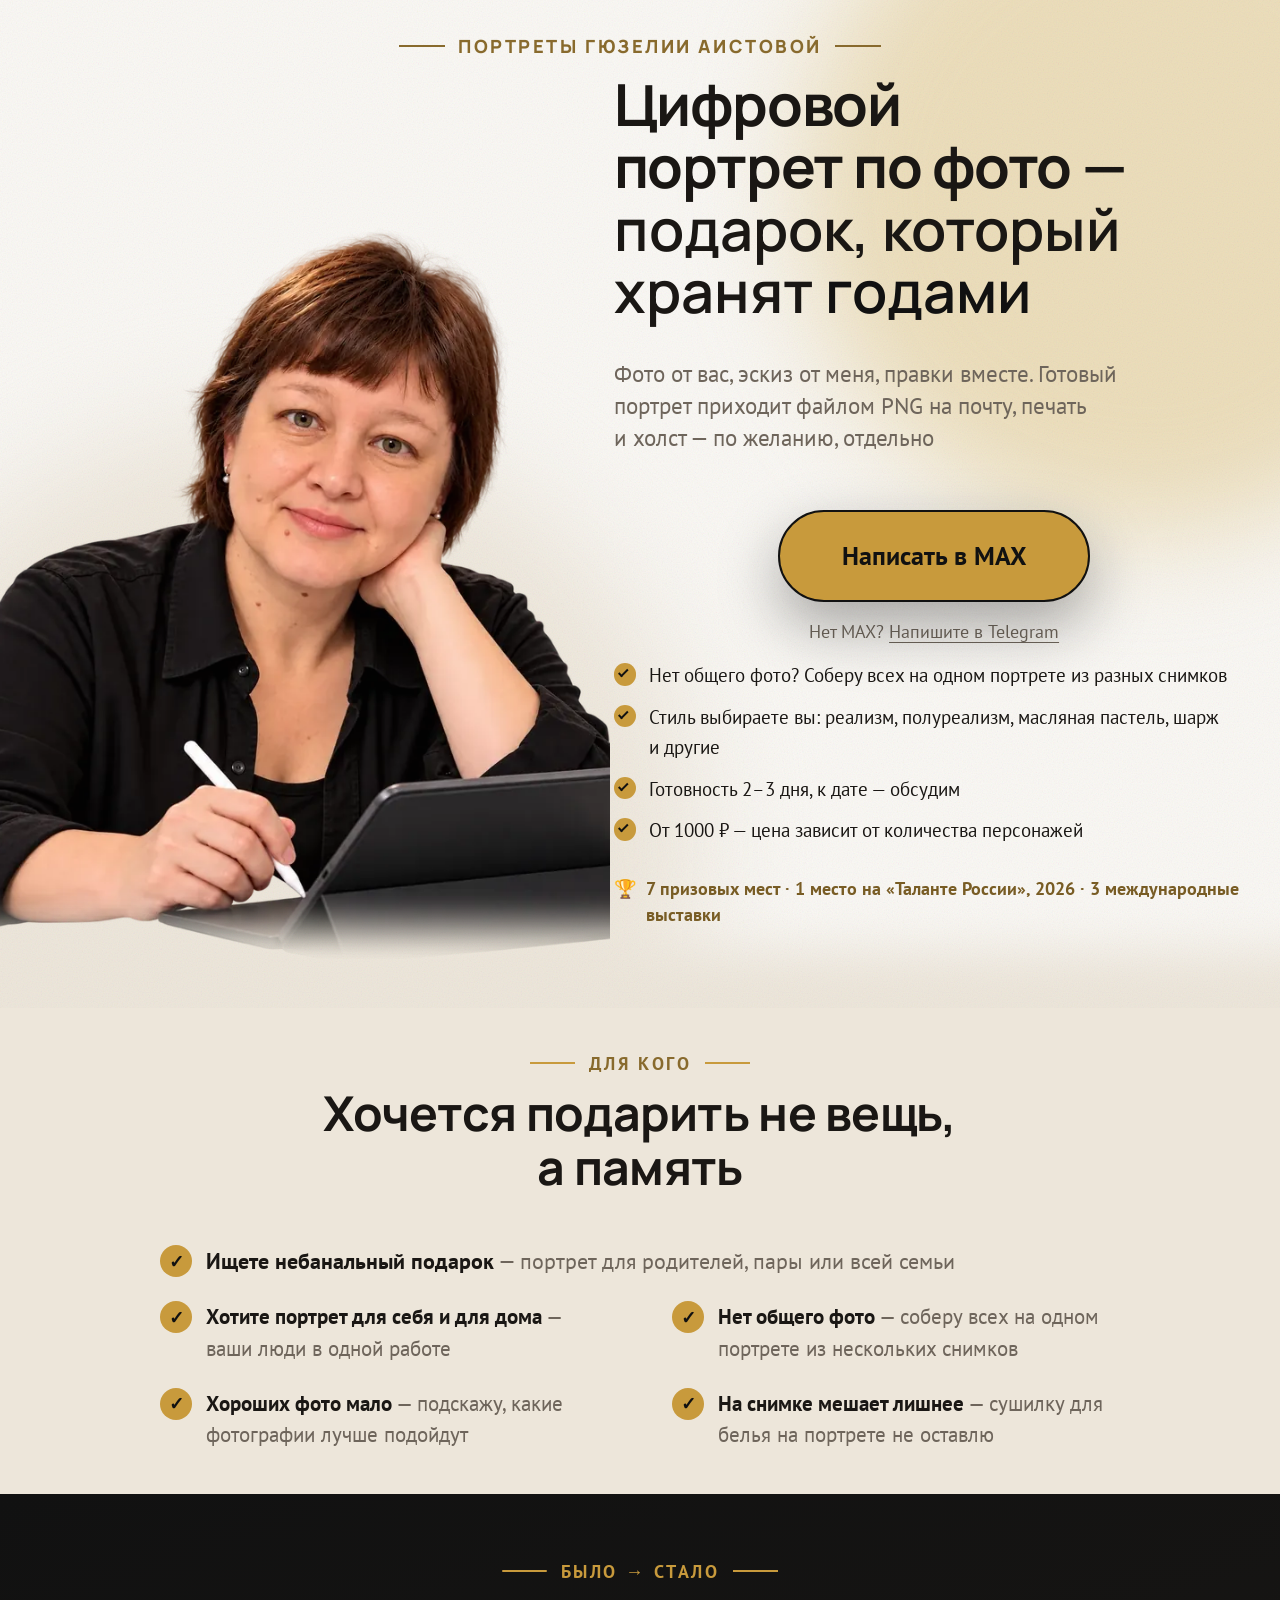
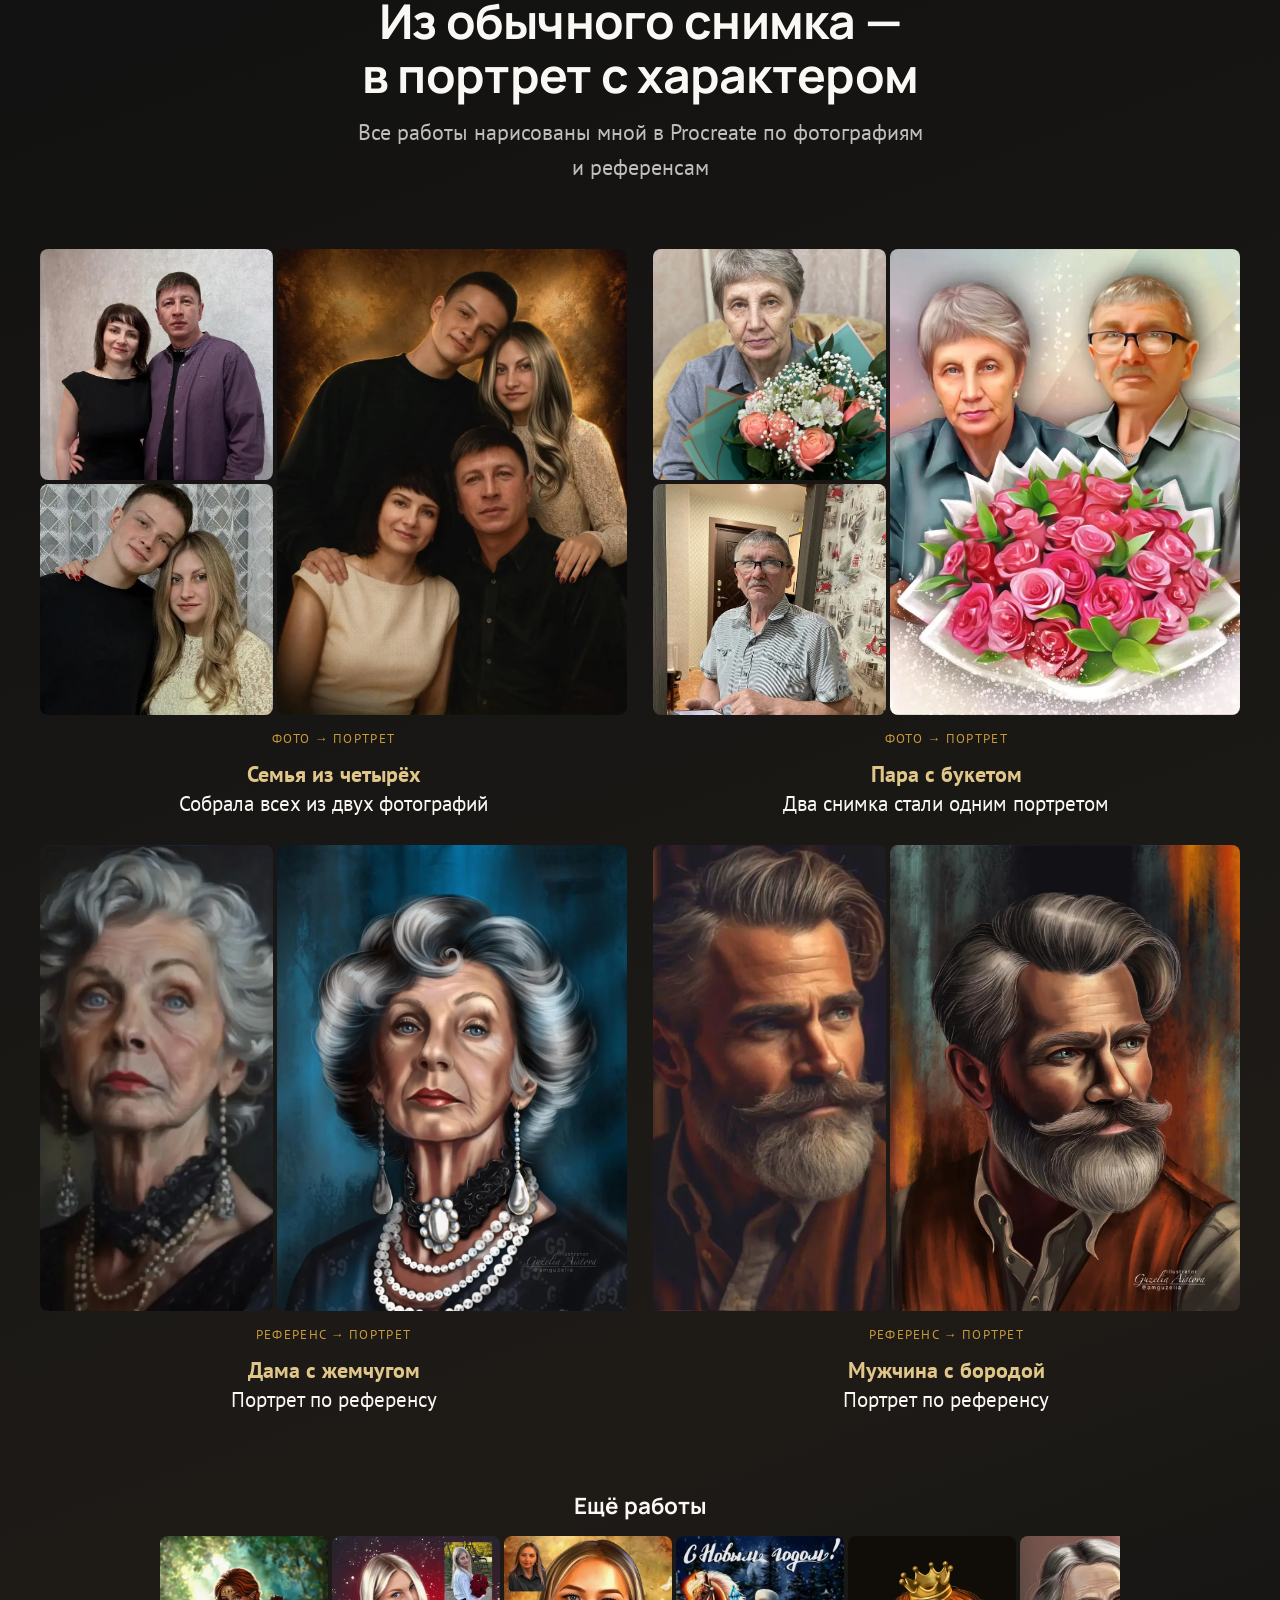
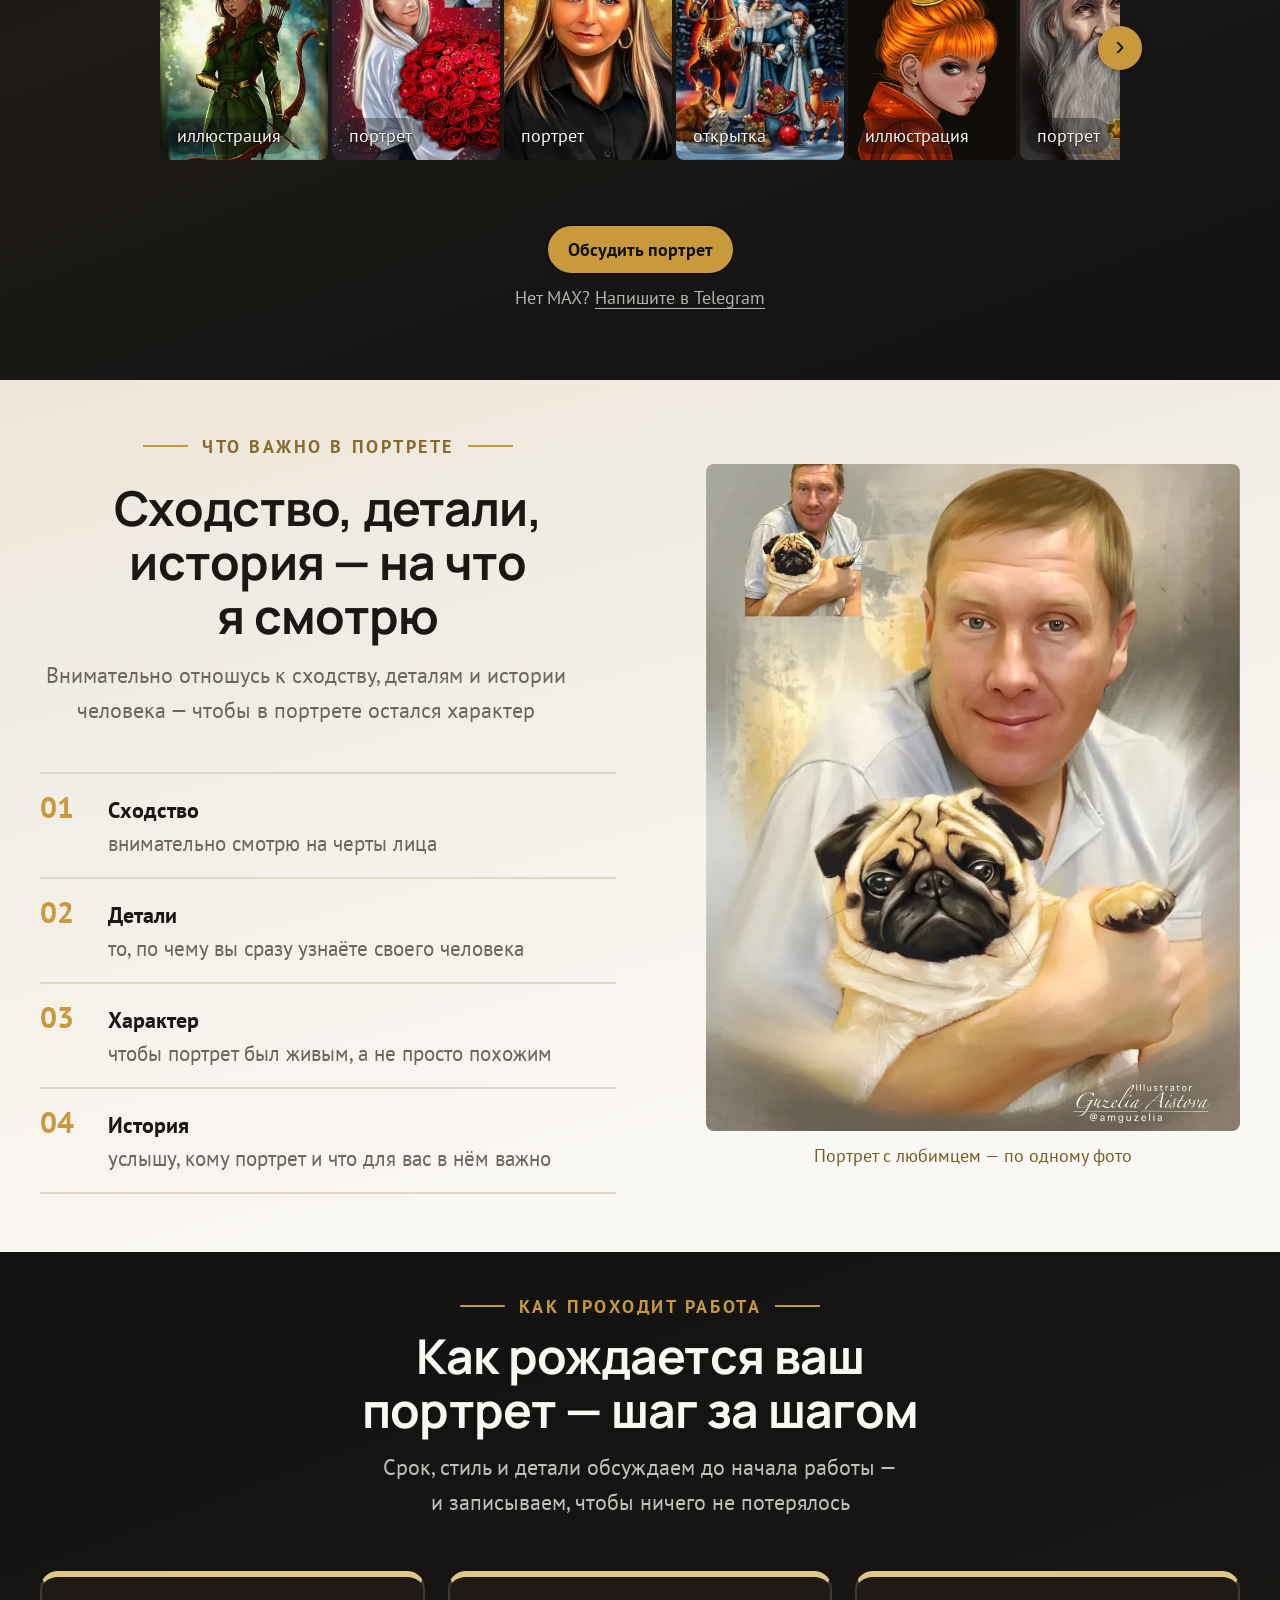
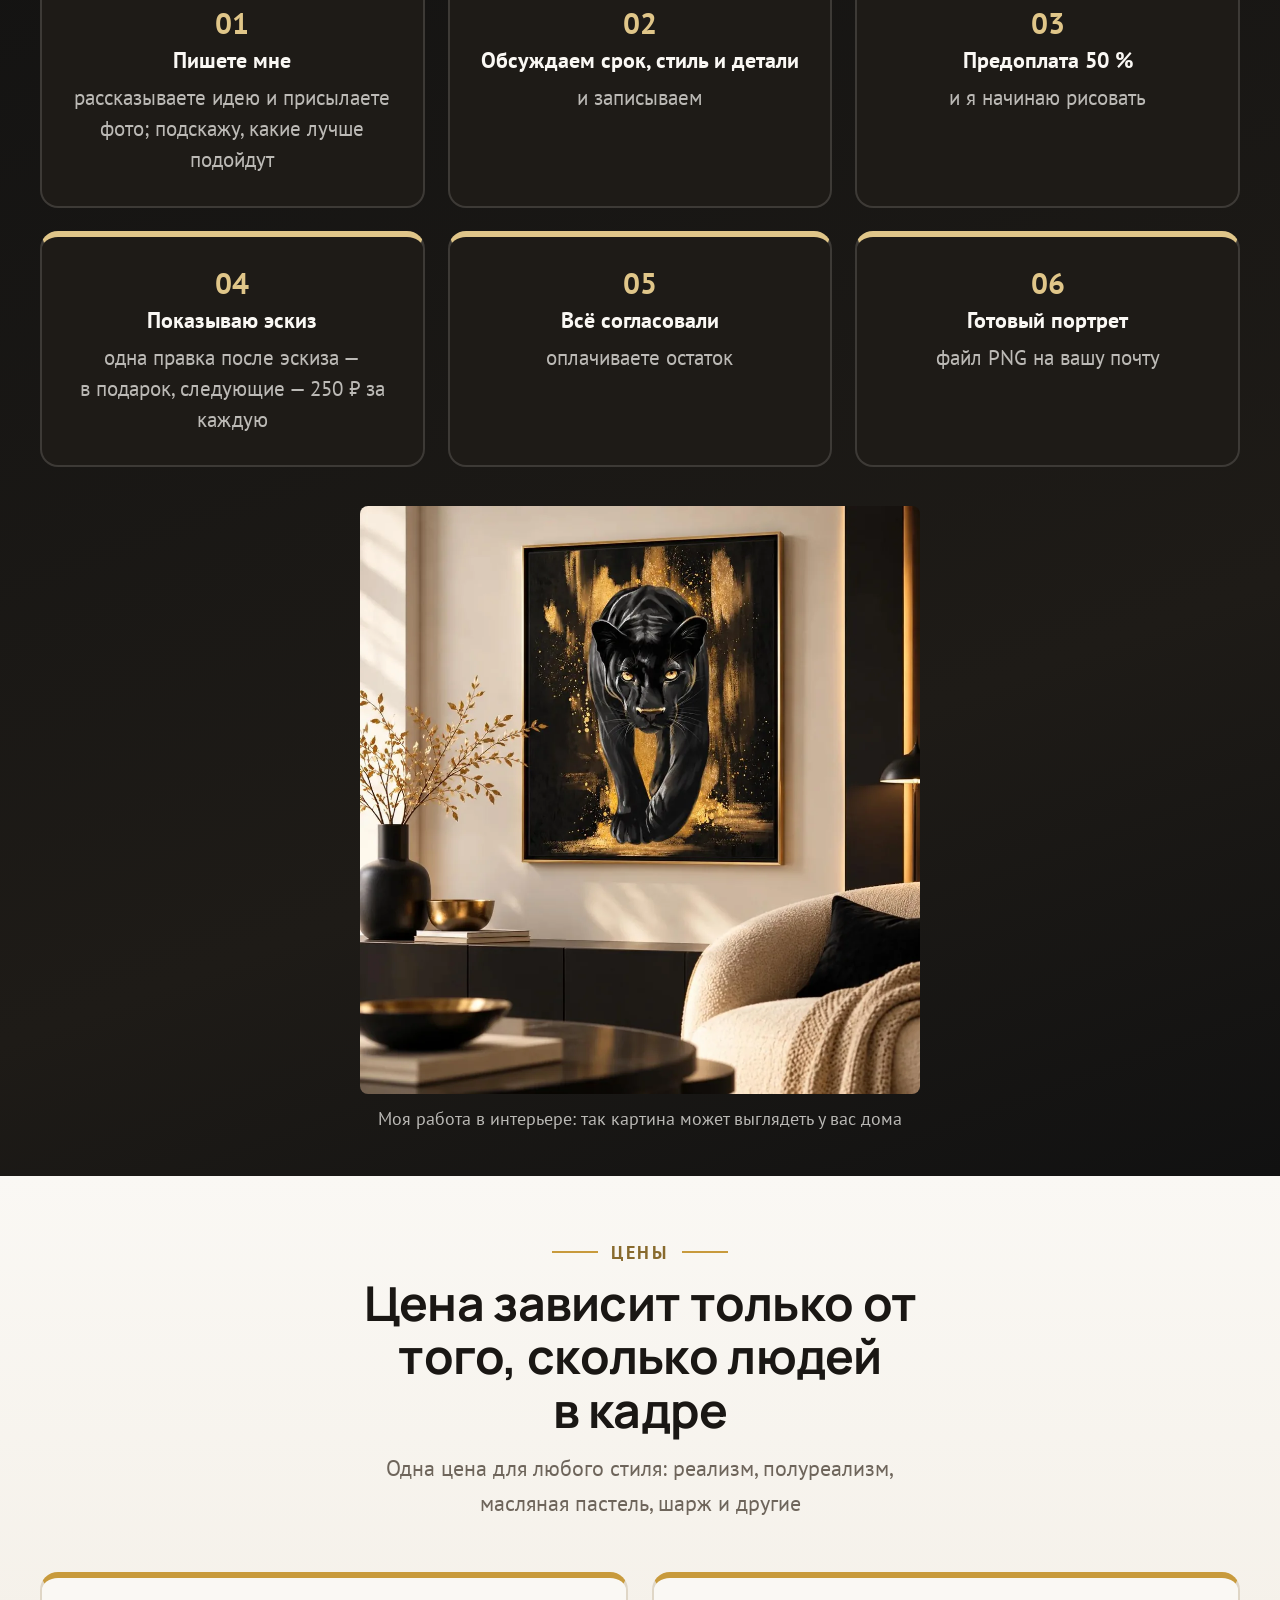
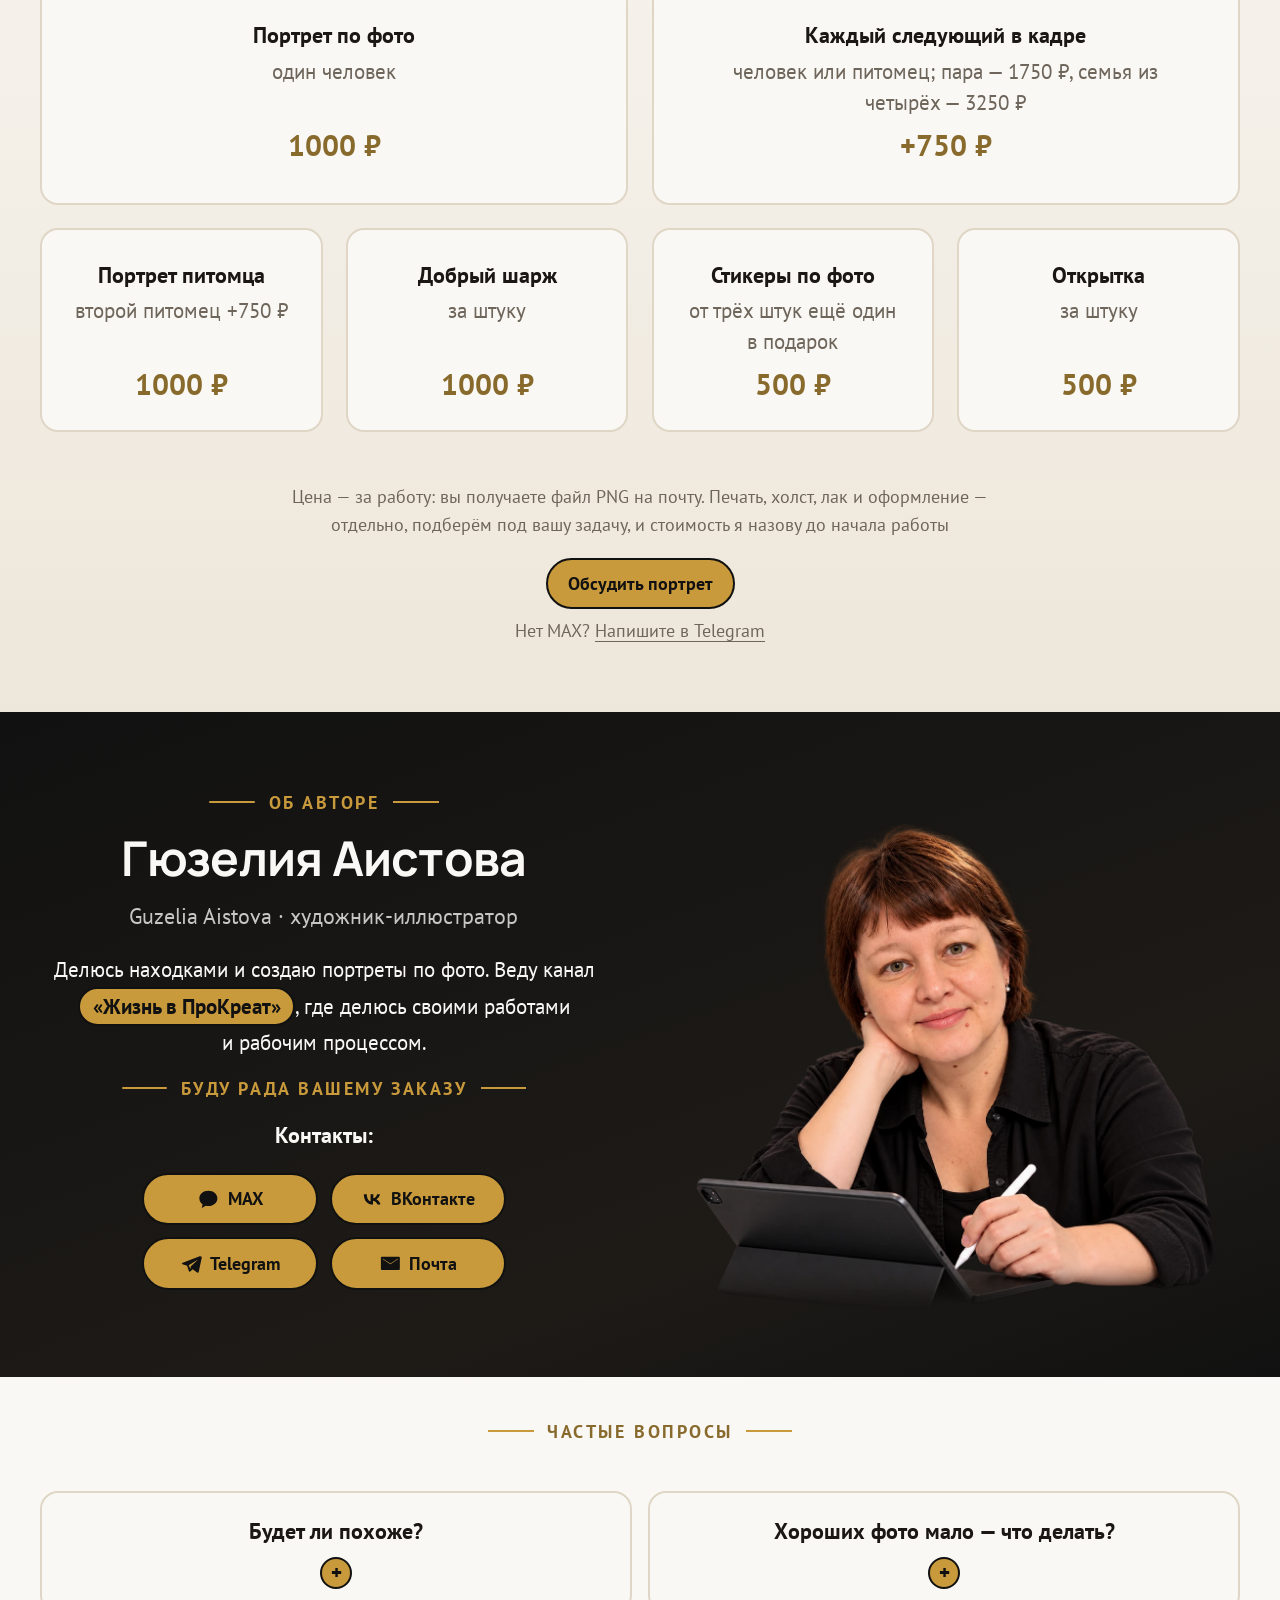
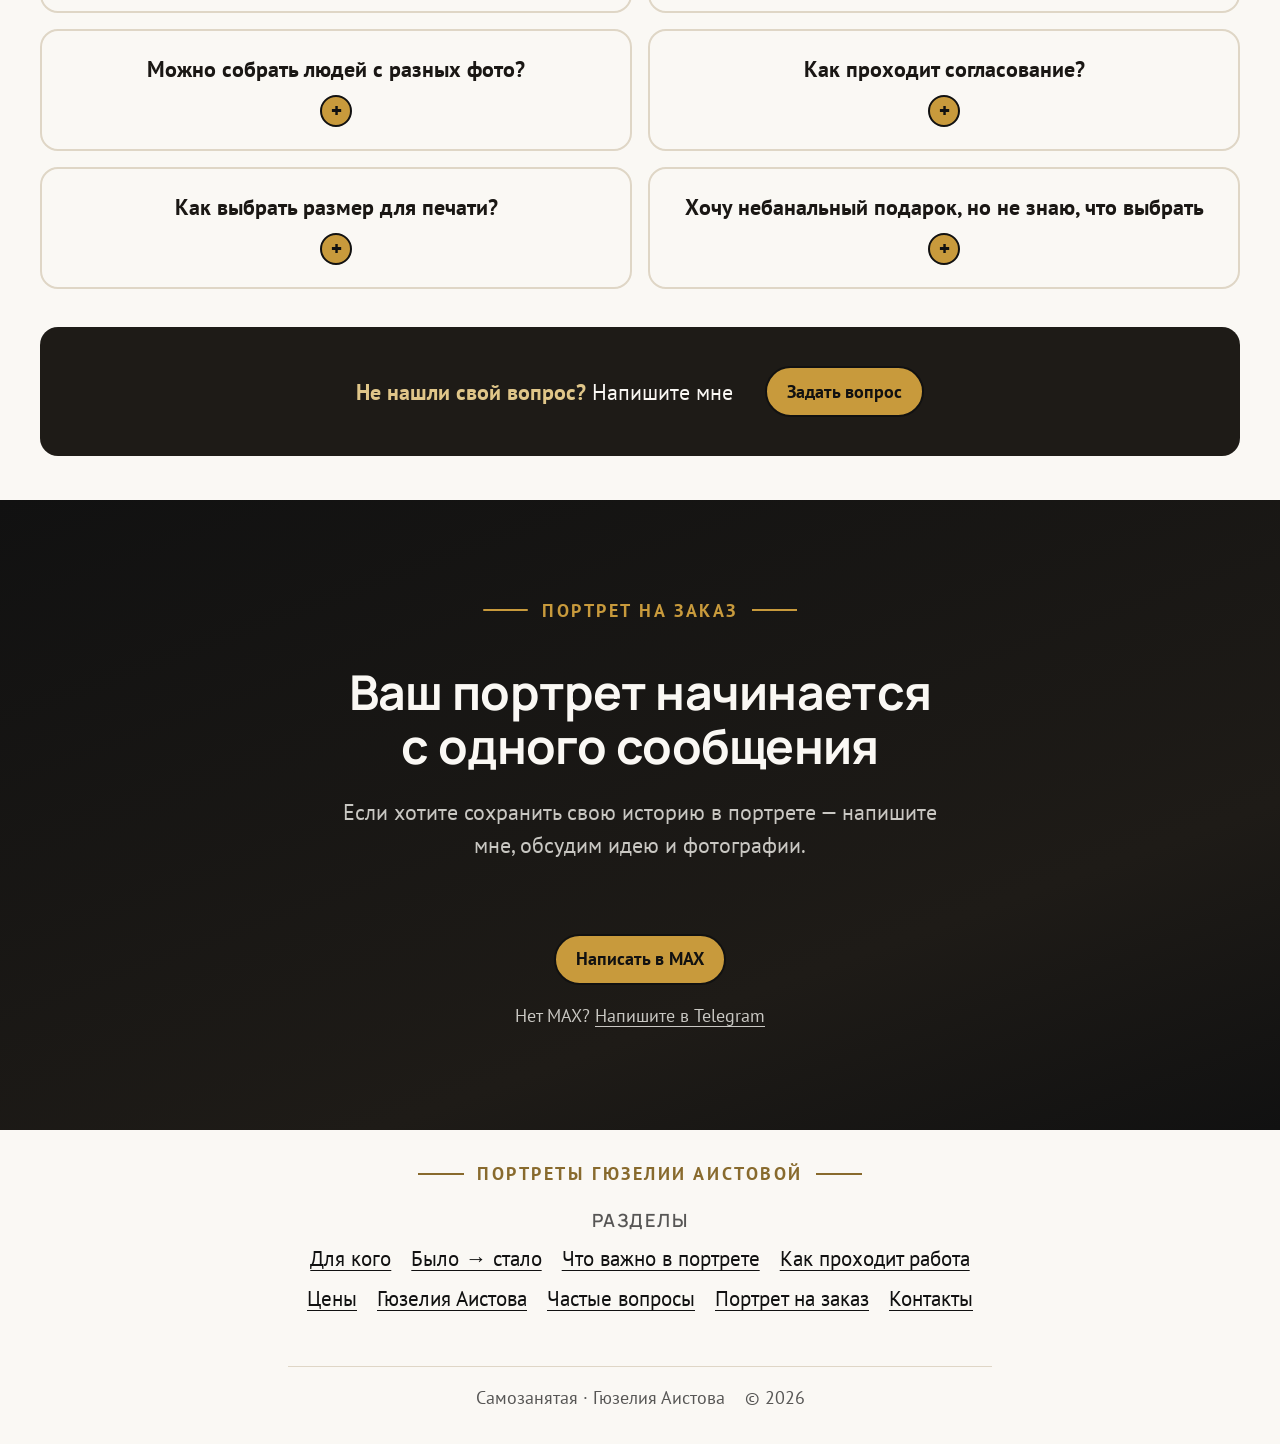
<file: index.html>
<!DOCTYPE html>
<html lang="ru">
<head>
<meta charset="utf-8">
<meta name="viewport" content="width=device-width, initial-scale=1">
<title>Цифровой портрет по фото</title>
<meta name="description" content="Цифровой портрет по вашему фото в подарок. Соберу всех на одном портрете, даже если общего фото нет. От 1000 ₽, готовность 2–3 дня.">
<meta name="robots" content="index, follow">
<meta property="og:title" content="Цифровой портрет по фото">
<meta property="og:description" content="Цифровой портрет по фото — подарок, который хранят годами">
<meta property="og:image" content="https://portret-foto.ru/img/card.jpg">
<meta property="og:type" content="website">
<link rel="preconnect" href="https://fonts.googleapis.com">
<link rel="preconnect" href="https://fonts.gstatic.com" crossorigin>
<link rel="stylesheet" href="https://fonts.googleapis.com/css2?family=Manrope:wght@400;600;700&family=PT+Sans:wght@400;600&display=swap">
<link rel="stylesheet" href="style.css">
<style>
:root {
  --шрифт-заголовков: Manrope, system-ui, sans-serif;
  --шрифт-текста: 'PT Sans', -apple-system, 'Segoe UI', sans-serif;
  --цвет-фон: #FAF8F4;  --цвет-фон-2: #EDE6DA;  --цвет-фон-карточки: #FAF8F4;
  --цвет-текст: #1A1714;  --цвет-текст-мягкий: #6E655B;  --цвет-текст-тихий: color-mix(in srgb, #6E655B 55%, #FAF8F4);
  --цвет-акцент: #111111;  --цвет-акцент-тёмный: #3D372F;  --цвет-акцент-яркий: #C89A3C;  --цвет-акцент-глубже: color-mix(in srgb, #111111 50%, #3D372F);  --цвет-акцент-маркер: color-mix(in srgb, #3D372F 70%, #111111);
  --цвет-на-акценте: #FAF8F4;  --цвет-линия: #DFD6C6;
  --цвет-тёмный-фон: #111111;  --цвет-тёмный-фон-2: #1E1B17;  --цвет-тёмный-текст: #FAF8F4;  --цвет-тёмный-фон-3: color-mix(in srgb, #111111 65%, #1E1B17);  --цвет-тёмный-фон-4: color-mix(in srgb, #111111 35%, #1E1B17);
  --цвет-тёплый: #C89A3C;  --цвет-тёплый-мягкий: #E0C689;
  --цвет-стекло: color-mix(in srgb, #111111 86%, transparent);
  --тень: 0 12px 34px color-mix(in srgb, #111111 6%, transparent);
  --тень-чип: 0 10px 30px color-mix(in srgb, #111111 12%, transparent);
  --тень-глубокая: 0 24px 60px color-mix(in srgb, #111111 35%, transparent);
  --тень-спутник: 0 30px 60px color-mix(in srgb, #111111 70%, transparent);
  --тень-плиты: 0 40px 100px color-mix(in srgb, #111111 70%, transparent);
  --кегль-h1: 36px;  --кегль-h2: clamp(31px, 5vw, 48px);
  --кегль-текст: clamp(20px, 1.4vw, 22px);  --кегль-лид: clamp(21px, 1.6vw, 24px);
  --кегль-мелкий: 17px;  --кегль-кикер: clamp(17px, 1.3vw, 19px);
  --кегль-цифра: 30px;  --разрядка-кикера: .03em;
  --отступ-секции: clamp(56px, 9vw, 120px);  --отступ-блока: clamp(16px, 2vw, 28px);
  --отступ-секции-тихо: clamp(44px, 7vw, 94px);  --отступ-секции-громко: clamp(64px, 10.5vw, 140px);
  --ширина: 1120px;  --ширина-колонки: 560px;  --радиус: 16px;  --радиус-малый: 8px;
  --радиус-карточки: 18px;  --радиус-плитки: 22px;  --радиус-телефон: 46px;  --кнопка-радиус: 14px;
  --радиус-модуля: 16px;  --нить: 2px;
  --плавность: cubic-bezier(.2, .7, .2, 1);  --длительность: .25s;
  --цвет-кнопки: #C89A3C;  --цвет-на-кнопке: #111111;  --цвет-кнопки-навёл: #E0C689;
  --цвет-тёплый-тёмный: #8F6D28;
}
@media (min-width: 900px) {
  :root { --кегль-h1: clamp(48px, 4.4vw, 64px); }
}
/* по просьбе: надзаголовок без черты и молнии */
.кикер.кикер.кикер::before, .кикер.кикер .иконка { display: none; }
/* по просьбе: надзаголовок — золотая плашка с чёрной подписью */
.кикер.кикер.кикер { background: #C89A3C; color: #111111; padding: .5em .95em; border-radius: 999px; border: 0;
  align-self: flex-start; width: fit-content; }
/* по просьбе: у золотой плашки надзаголовка тонкая чёрная окантовка, как у кнопки */
.кикер.кикер.кикер { border: 1.5px solid #111111; }
/* сцена с вырезом: без дымки поверх фото, фигура целиком, без наезда камеры */
.первый-экран--сцена .картинка--сцена::before,
.первый-экран--сцена .картинка--сцена::after { display: none; }
.первый-экран--сцена .картинка--сцена img { object-fit: contain; object-position: 92% 100%;
  width: 100%; max-width: 100%; margin-left: 0; animation: none; transform: none;
  -webkit-mask-image: linear-gradient(to bottom, #000 82%, transparent); mask-image: linear-gradient(to bottom, #000 82%, transparent); }
/* по просьбе: без значка у подписи под кнопкой */
.первый-экран__доверие .иконка { display: none; }
/* по просьбе: на компьютере голова на одном уровне с заголовком */
.первый-экран--разворот .первый-экран__картинка img { translate: 0 -34px; }
/* по просьбе: на телефоне фото ещё на 1 см выше */
@media (max-width: 599px) { .первый-экран--разворот .первый-экран__картинка img { translate: 0 -76px; } }
/* по просьбе: на телефоне заголовок на 1,5 см ниже фото и по центру */
@media (max-width: 599px) { .блок--первый-экран .первый-экран__текст > h1 { margin-top: 57px; text-align: center; } }
/* по просьбе: на телефоне кнопка выше и меньше, по центру */
@media (max-width: 599px) { .блок--первый-экран.блок--первый-экран .первый-экран__текст > .первый-экран__действие { margin-top: calc(1.25rem - 38px); justify-content: center; align-items: center; }
  .блок--первый-экран.блок--первый-экран .первый-экран__действие .кнопка { flex: 0 0 auto; width: auto; min-height: 2.6em; padding: .6em 1.6em; font-size: .9em; } }
/* по просьбе: на телефоне список под кнопкой мельче, чтобы весь помещался */
@media (max-width: 599px) {
  .блок--первый-экран.блок--первый-экран .список-иконок { font-size: .8em; margin-top: 1rem; gap: .35em; }
  .блок--первый-экран.блок--первый-экран .список-иконок li { margin: 0; line-height: 1.3; }
}
/* по просьбе: на телефоне весь текст первого экрана по центру, имя в шапке тоже */
@media (max-width: 599px) {
  .блок--первый-экран.блок--первый-экран .лид { text-align: center; }
  .блок--первый-экран.блок--первый-экран .список-иконок li { display: block; text-align: center; }
  .блок--первый-экран.блок--первый-экран .список-иконок .галка { display: inline-block; vertical-align: -.2em; margin-right: .45em; }
  .блок--первый-экран.блок--первый-экран .шапка { justify-content: center; }
}
.блок--первый-экран.блок--первый-экран .шапка { border-bottom: 0; }   /* по просьбе: линия под надписью убрана — на телефоне в неё упиралась макушка (03.10.2026, мелочь 5) */
/* по просьбе: на телефоне заголовок одного размера, подзаголовок мельче и на 0,5 см ближе к заголовку */
@media (max-width: 599px) {
  .блок--первый-экран.блок--первый-экран h1 .хвост { display: inline; margin-top: 0; font-size: 1em; font-weight: inherit; line-height: inherit; }
  .блок--первый-экран.блок--первый-экран .лид { font-size: .9em; }
  .блок--первый-экран.блок--первый-экран .первый-экран__текст > h1 { margin-bottom: calc(.45em - 19px); }
}
/* по просьбе: на телефоне фото меньше, чтобы весь список с ценой поместился на первом экране */
@media (max-width: 599px) { .блок--первый-экран.блок--первый-экран .первый-экран__картинка { width: 80%; margin-inline: auto; }
  .первый-экран--разворот .первый-экран__картинка img { translate: 0 -40px; } }
/* по просьбе: «7 призовых мест» — внизу экрана под списком, а не в шапке; золотом */
.блок--первый-экран.блок--первый-экран .шапка__лиц { display: none; }
.блок--первый-экран.блок--первый-экран .первый-экран__текст > .первый-экран__доверие { order: 12; margin: .9em 0 0; color: color-mix(in srgb, var(--цвет-тёплый-тёмный) 80%, var(--цвет-текст)); /* золото из палитры, чуть глубже — читается на светлом */ font-weight: 600; justify-content: center; }
@media (max-width: 599px) { .блок--первый-экран.блок--первый-экран .первый-экран__текст > .первый-экран__доверие { justify-content: center; text-align: center; font-size: .85em; } }
/* по просьбе: на телефоне заголовок, подзаголовок и имя в шапке мельче — спокойнее */
@media (max-width: 599px) {
  .блок--первый-экран.блок--первый-экран .первый-экран__текст > h1 { font-size: 1.75rem; }
  .блок--первый-экран.блок--первый-экран .первый-экран__текст > .лид { font-size: .85em; }
  .блок--первый-экран.блок--первый-экран .шапка__лого { font-size: .85em; }
}
/* по просьбе: на компьютере весь текст первого экрана чуть крупнее */
@media (min-width: 600px) {
  .блок--первый-экран.блок--первый-экран .первый-экран__текст > h1 { font-size: 52px; line-height: 1.08; }
  .блок--первый-экран.блок--первый-экран .первый-экран__текст > .лид { font-size: 23px; }
  .блок--первый-экран.первый-экран--разворот .список-иконок li { font-size: 19px; }
  .блок--первый-экран.блок--первый-экран .первый-экран__текст > .первый-экран__доверие { font-size: 20px; }
}
/* чтобы на телефоне «7 призовых мест» помещались на первом экране после пункта про срок */
@media (max-width: 599px) {
  .блок--первый-экран.блок--первый-экран .список-иконок { margin-top: .4rem; gap: .2em; }
  .блок--первый-экран.блок--первый-экран .первый-экран__текст > .первый-экран__доверие { margin-top: .5em; }
}
/* по просьбе: на телефоне список с галочками по левому краю, галочка слева от текста */
@media (max-width: 599px) {
  .блок--первый-экран.блок--первый-экран .список-иконок li { display: flex; align-items: flex-start; gap: .5em; text-align: left; }
  .блок--первый-экран.блок--первый-экран .список-иконок .галка { flex: 0 0 auto; margin: .1em 0 0; vertical-align: 0; }
}
/* по просьбе: на телефоне подзаголовок по левому краю, как список */
@media (max-width: 599px) { .блок--первый-экран.блок--первый-экран .первый-экран__текст > .лид { text-align: left; } }
/* по просьбе: на телефоне больше воздуха между фото и заголовком */
@media (max-width: 599px) { .блок--первый-экран.блок--первый-экран .первый-экран__текст > h1 { margin-top: 67px; }
  .первый-экран--разворот.первый-экран--разворот .первый-экран__картинка img { translate: 0 -50px; } }
/* по просьбе: на телефоне награды в шапке не показываем — не помещаются рядом с именем */
@media (max-width: 599px) { .шапка__лиц { display: none; } }
/* по просьбе: без значка у «7 призовых мест» */
.шапка__лиц svg, .шапка__лиц .иконка { display: none; }
/* по просьбе: кнопка по центру колонки текста (на компьютере) */
.первый-экран__действие { justify-content: center; }
.первый-экран__действие .кнопка { flex: 0 0 auto; }
/* по просьбе: имя в шапке золотое (чуть темнее кнопки, чтобы читалось на светлом фоне) */
.блок--первый-экран.блок--первый-экран .шапка__лого { color: color-mix(in srgb, var(--цвет-тёплый-тёмный) 80%, var(--цвет-текст)); /* золото из палитры, чуть глубже — читается на светлом */ }
/* по просьбе: «7 призовых мест» тоже золотом */
.блок--первый-экран.блок--первый-экран .шапка__лиц { color: color-mix(in srgb, var(--цвет-тёплый-тёмный) 80%, var(--цвет-текст)); /* золото из палитры, чуть глубже — читается на светлом */ }
/* по просьбе: кнопка золотая, надпись чёрная */
.блок--первый-экран.блок--первый-экран .первый-экран__действие .кнопка { background: #C89A3C; color: #111111; }
.блок--первый-экран.блок--первый-экран .первый-экран__действие .кнопка:hover { background: #E0C689; color: #111111; }
/* по просьбе: у кнопки вместо серого мерцающего кольца тонкая чёрная рамка, форма — овальная «таблетка» */
.блок--первый-экран.блок--первый-экран .первый-экран__действие .кнопка { animation: none; border: 2px solid #111111; border-radius: 999px; }
/* по просьбе: на компьютере кнопка крупнее */
@media (min-width: 600px) { .блок--первый-экран .первый-экран__действие .кнопка { font-size: 1.2em; padding: .95em 2.4em; min-height: 3.6em; } }
/* по просьбе: больше воздуха между заголовком, подзаголовком и списком */
.блок--первый-экран .первый-экран__текст > h1 { margin-bottom: .45em; }
.блок--первый-экран .лид { margin-bottom: 1.5em; }
/* по просьбе: больше воздуха между текстом и кнопкой */
.блок--первый-экран .первый-экран__текст > .первый-экран__действие { margin-top: 2.25rem; }
@media (max-width: 899px) {
  .первый-экран--сцена .картинка--сцена { height: 50%; }
  .первый-экран--сцена .картинка--сцена img { object-position: 50% 100%; }
}
/* по просьбе: на компьютере заголовок и весь текст выше, чтобы «7 призовых мест» помещались на экран ноутбука */
@media (min-width: 600px) {
  .блок--первый-экран.блок--первый-экран .первый-экран__текст > h1 { margin-top: -64px; }
  .блок--первый-экран.блок--первый-экран .первый-экран__текст > .первый-экран__действие { margin-top: 1.5rem; }
}
/* по просьбе: на телефоне весь текст ниже, больше воздуха между фото и заголовком */
@media (max-width: 599px) {
  .блок--первый-экран.блок--первый-экран .первый-экран__текст > h1 { margin-top: 131px; }   /* было 67px, потом 99px */
  /* по просьбе: больше воздуха между заголовком, подзаголовком и списком */
  .блок--первый-экран.блок--первый-экран .первый-экран__текст > h1 { margin-bottom: calc(.45em + 1px); }   /* было .45em - 19px */
  .блок--первый-экран.блок--первый-экран .список-иконок { margin-top: 2rem; }   /* было 1rem */
}
/* глазами покупателя: на телефоне цена и «7 призовых мест» видны без прокрутки — пустота между фото и заголовком вдвое меньше, фото чуть меньше */
@media (max-width: 599px) {
  .блок--первый-экран.блок--первый-экран .первый-экран__текст > h1 { margin-top: 85px; }   /* было 131px */
  .блок--первый-экран.блок--первый-экран .первый-экран__картинка { width: 68%; }   /* было 80% */
  .блок--первый-экран.блок--первый-экран .список-иконок { margin-top: 1.5rem; }   /* было 2rem */
}
/* по просьбе: на компьютере заголовок крупнее — 58px вместо 52px; колонка текста шире за счёт фото, чтобы заголовок остался в три строки, отступы чуть плотнее, чтобы «7 призовых мест» помещались на экран ноутбука */
@media (min-width: 600px) {
  .сторона--слева.первый-экран--разворот .блок__внутри { grid-template-columns: minmax(0, .9fr) minmax(0, 1.1fr); }   /* было .98fr 1.02fr */
  .блок--первый-экран.блок--первый-экран .первый-экран__текст > h1 { font-size: 58px; margin-bottom: .35em; }   /* было 52px, .45em */
  .блок--первый-экран.блок--первый-экран .первый-экран__текст > .лид { margin-bottom: 1.1em; }
  .блок--первый-экран.блок--первый-экран .первый-экран__текст > .первый-экран__действие { margin-top: 1rem; }   /* было 1.5rem */
}
/* по просьбе: нижняя кнопка на телефоне — как главная кнопка первого экрана: золотая, чёрная надпись, чёрная рамка, «таблетка» */
.липкая-кнопка .кнопка.кнопка--главная { background: #C89A3C; color: #111111; border: 2px solid #111111; border-radius: 999px; animation: none; }
.липкая-кнопка .кнопка.кнопка--главная:hover { background: #E0C689; color: #111111; }
/* по просьбе (03.10.2026): полоса под нижней кнопкой — чёрная, а не белая */
.липкая-кнопка.липкая-кнопка { background: rgb(17 17 17 / .92); border-top-color: rgb(255 255 255 / .08); }
/* по просьбе: на телефоне без пустого места под первым экраном — запас под нижнюю кнопку переносим в самый конец страницы */
@media (max-width: 600px) {
  body.с-липкой-кнопкой .блок--первый-экран.блок--первый-экран { padding-bottom: calc(var(--отступ-секции) * .35); }
  body.с-липкой-кнопкой { padding-bottom: calc(5em + env(safe-area-inset-bottom)); }
}
/* по просьбе: отступы между экранами ниже первого — вдвое меньше */
.блок.блок:not(.блок--первый-экран) { padding-block: calc(var(--отступ-секции) * .5); }
.блок--тихо.блок--тихо:not(.блок--первый-экран) { padding-block: calc(var(--отступ-секции-тихо) * .5); }
.блок--громко.блок--громко:not(.блок--первый-экран) { padding-block: calc(var(--отступ-секции-громко) * .5); }
/* по просьбе: все кнопки и плашки одинаковые — золото, чёрная надпись, чёрная обводка 2px, «таблетка», текст по центру */
.кикер.кикер.кикер { border: 2px solid #111111; text-align: center; }
.блок.блок:not(.блок--первый-экран) .кнопка.кнопка--главная { background: #C89A3C; color: #111111; border: 2px solid #111111;
  border-radius: 999px; animation: none; box-shadow: none; text-align: center; justify-content: center; }
.блок.блок:not(.блок--первый-экран) .кнопка.кнопка--главная:hover { background: #E0C689; color: #111111; }
.блок.блок:not(.блок--первый-экран) .кнопка.кнопка--контур { border-radius: 999px; text-align: center; justify-content: center; } /* обводка — та же «таблетка» */
/* по просьбе: на экранах ниже первого заголовок и пояснение по середине */
#экран-04 .шапка-слева > h2, #экран-04 .шапка-слева > .лид { text-align: center; }
#экран-03 .ещё { justify-content: center; text-align: center; }
#экран-03 .пара figcaption { text-align: center; }
/* по просьбе: поля от левого и правого края экрана — вдвое меньше (телефон 16 → 8 px, компьютер 1440: 160 → 80 px) */
.блок.блок > .блок__внутри { width: min(100% - var(--отступ-блока), calc(var(--ширина) + (100% - var(--ширина)) / 2)); }
@media (min-width: 900px) { .блок--первый-экран.блок--первый-экран > .блок__внутри { width: calc(100% - 2 * var(--отступ-блока)); } }   /* разворот на компьютере и так на всё окно, фото до края */
/* по просьбе: на обложке фото без размытого края — туман снизу и по бокам снят (03.10.2026) */
.первый-экран--разворот.первый-экран--разворот .первый-экран__картинка.картинка--край img { mask-image: none; -webkit-mask-image: none; }
/* тёмные блоки — снова с чёткой границей (03.10.2026: «верни чёткие границы между тёмным и светлым»); плавные переходы сняты */
/* фото на обложке крупнее — по просьбе владелицы (03.10.2026): на компьютере шире рамки, ближе к тексту и ниже; на телефоне рамка шире */
@media (min-width: 900px) { .первый-экран--разворот .первый-экран__картинка img { width: calc(100% + 60px); max-width: none; } }
@media (max-width: 599px) { .блок--первый-экран.блок--первый-экран .первый-экран__картинка { width: 100%; margin-top: -122px; position: relative; z-index: 1; } }  /* телефон: фото крупнее и выше, макушка ~1 см под надписью (03.10.2026) */
/* обложка мягко перетекает во второй экран, без полосы — по просьбе владелицы (03.10.2026) */
#экран-1 { --переход: clamp(90px, 9vw, 140px); isolation: isolate; }
#экран-1 .пятно { z-index: -1; }
#экран-1::before { content: ""; position: absolute; left: 0; right: 0; bottom: 0; height: var(--переход); z-index: 0; pointer-events: none; background: linear-gradient(rgb(237 230 218 / 0.000) calc(var(--переход) * 0), rgb(237 230 218 / 0.001) calc(var(--переход) * 0.05), rgb(237 230 218 / 0.009) calc(var(--переход) * 0.1), rgb(237 230 218 / 0.027) calc(var(--переход) * 0.15), rgb(237 230 218 / 0.058) calc(var(--переход) * 0.2), rgb(237 230 218 / 0.104) calc(var(--переход) * 0.25), rgb(237 230 218 / 0.163) calc(var(--переход) * 0.3), rgb(237 230 218 / 0.235) calc(var(--переход) * 0.35), rgb(237 230 218 / 0.317) calc(var(--переход) * 0.4), rgb(237 230 218 / 0.407) calc(var(--переход) * 0.45), rgb(237 230 218 / 0.500) calc(var(--переход) * 0.5), rgb(237 230 218 / 0.593) calc(var(--переход) * 0.55), rgb(237 230 218 / 0.683) calc(var(--переход) * 0.6), rgb(237 230 218 / 0.765) calc(var(--переход) * 0.65), rgb(237 230 218 / 0.837) calc(var(--переход) * 0.7), rgb(237 230 218 / 0.896) calc(var(--переход) * 0.75), rgb(237 230 218 / 0.942) calc(var(--переход) * 0.8), rgb(237 230 218 / 0.973) calc(var(--переход) * 0.85), rgb(237 230 218 / 0.991) calc(var(--переход) * 0.9), rgb(237 230 218 / 0.999) calc(var(--переход) * 0.95), rgb(237 230 218 / 1.000) calc(var(--переход) * 1)); }
/* без линии над подвалом — по просьбе владелицы (03.10.2026) */
#экран-10.блок { border-top: 0; }
/* по просьбе (03.10.2026, приёмка, пункт 6): на планшете и телефоне боком заголовок не касается линии под шапкой */
@media (min-width: 600px) and (max-width: 899px) {
  .блок--первый-экран.блок--первый-экран .первый-экран__текст > h1 { margin-top: 0; }   /* было -64px — это для компьютера */
  .блок--первый-экран.блок--первый-экран .шапка { justify-content: center; }   /* по просьбе: надпись «Портреты Гюзелии Аистовой» по центру экрана, как на телефоне */
}
/* по просьбе (03.10.2026, приёмка, пункт 6): на компьютере надпись «Портреты Гюзелии Аистовой» — по центру всей страницы, а не над колонкой текста; прежний знак над текстом невидим, но держит место, чтобы текст не сдвинулся */
@media (min-width: 900px) {
  #экран-1.блок--первый-экран .шапка { display: flex; position: absolute; top: 18px; left: 0; right: 0; justify-content: center; border-bottom: 0; }
  #экран-1.блок--первый-экран .знак-над-текстом { visibility: hidden; }
}
/* по просьбе (03.10.2026, приёмка, пункт 6): на планшете стоя — фото сверху, текст под ним, как на телефоне, без пустоты под фото */
@media (min-width: 600px) and (max-width: 899px) and (orientation: portrait) {
  .первый-экран--разворот.первый-экран--разворот .блок__внутри { grid-template-columns: minmax(0, 1fr); gap: calc(var(--отступ-блока) * 1.5); }
  .первый-экран--разворот.первый-экран--разворот .первый-экран__картинка { order: -1; margin: -150px auto 0; width: 72%; min-height: 0; aspect-ratio: 4 / 5; }
  .первый-экран--разворот.первый-экран--разворот .первый-экран__текст { padding-inline: 32px; }
  .блок--первый-экран.блок--первый-экран .первый-экран__текст > h1 { text-align: center; }
  .первый-экран--разворот.первый-экран--разворот .первый-экран__действие { justify-self: center; }
  .блок--первый-экран.блок--первый-экран .первый-экран__текст > .лид { text-align: center; justify-self: center; margin-inline: auto; }   /* по просьбе: абзац под заголовком тоже по центру */
  .первый-экран--разворот.первый-экран--разворот .первый-экран__регалии,
  .первый-экран--разворот.первый-экран--разворот .чип--ролик { display: none; }
}
:root, .светлый { --цвет-кнопки: #111111; --цвет-на-кнопке: #FAF8F4; --цвет-кнопки-навёл: var(--цвет-акцент-тёмный); }
.тёмный { --цвет-кнопки: #C89A3C; --цвет-на-кнопке: #111111; --цвет-кнопки-навёл: #D1AA5C; }

/* Одобренный пробегающий блик на всех кнопках (04.11.2026). */
.кнопка.кнопка, #экран-07 .канал {
  position: relative;
  isolation: isolate;
  overflow: hidden;
}
.кнопка.кнопка::before, #экран-07 .канал::before {
  content: "";
  position: absolute;
  z-index: -1;
  pointer-events: none;
  top: -40%;
  bottom: -40%;
  left: 0;
  width: 45%;
  background: linear-gradient(105deg, transparent 5%, rgba(255,249,221,.12) 28%, rgba(255,249,221,.72) 50%, rgba(255,249,221,.12) 72%, transparent 95%);
  transform: translateX(-160%) skewX(-18deg);
  animation: портрет-блик 4.2s ease-in-out infinite;
}
#экран-07 .канал { overflow: clip; }
@keyframes портрет-блик {
  0%, 8% { transform: translateX(-160%) skewX(-18deg); }
  36%, 100% { transform: translateX(340%) skewX(-18deg); }
}
</style>
<script>
(function () {
  var ЭТАЛОН = 0.535;                  // очко Open Sans — текстовой гарнитуры утверждённых макетов
  var ПОТОЛОК = 1.2, МЁРТВАЯ = 0.02;   // выше потолка расползается раскладка; ближе к единице не трогаем вовсе
  var КОМПЬЮТЕР = "(min-width: 900px)";
  var ТОКЕНЫ = ["--кегль-текст", "--кегль-лид", "--кегль-мелкий", "--кегль-кикер"];
  var корень = document.documentElement;
  var холст = document.createElement("canvas").getContext("2d");
  var ждём = 0;

  function мера(буква) { var м = холст.measureText(буква); return (м && м.actualBoundingBoxAscent) || 0; }

  function применить() {
    ждём = 0;
    if (!холст) { return; }

    for (var i = 0; i < ТОКЕНЫ.length; i++) { корень.style.removeProperty(ТОКЕНЫ[i]); }
    var стиль = getComputedStyle(корень), стек = стиль.getPropertyValue("--шрифт-текста").trim();
    if (!стек) { return; }
    холст.font = "400 100px " + стек;

    var очко = Math.max(мера("х"), мера("x")) / 100;
    if (!(очко > 0)) { return; }
    var k = Math.round(Math.min(ПОТОЛОК, Math.max(1, ЭТАЛОН / очко)) * 1000) / 1000;
    if (k - 1 < МЁРТВАЯ || !matchMedia(КОМПЬЮТЕР).matches) { k = 1; }
    корень.setAttribute("data-очко", очко.toFixed(3));      // чтобы проверка могла сказать числа вслух
    корень.setAttribute("data-поправка", k.toFixed(3));
    if (k === 1) { return; }
    for (i = 0; i < ТОКЕНЫ.length; i++) {
      var было = стиль.getPropertyValue(ТОКЕНЫ[i]).trim();
      if (было) { корень.style.setProperty(ТОКЕНЫ[i], "calc((" + было + ") * " + k + ")"); }
    }
  }

  применить();

  if (document.fonts && document.fonts.ready) { document.fonts.ready.then(применить); }

  addEventListener("resize", function () { ждём = ждём || requestAnimationFrame(применить); });
})();
</script>
<!-- Yandex.Metrika counter -->
<script type="text/javascript">
(function(m,e,t,r,i,k,a){ m[i]=m[i]||function(){(m[i].a=m[i].a||[]).push(arguments)}; m[i].l=1*new Date(); for (var j = 0; j < document.scripts.length; j++) {if (document.scripts[j].src === r) { return; }} k=e.createElement(t),a=e.getElementsByTagName(t)[0],k.async=1,k.src=r,a.parentNode.insertBefore(k,a) })(window, document,'script','https://mc.yandex.ru/metrika/tag.js?id=113667324', 'ym');
ym(113667324, 'init', {ssr:true, webvisor:true, clickmap:true, ecommerce:"dataLayer", referrer: document.referrer, url: location.href, accurateTrackBounce:true, trackLinks:true});
</script>
<noscript><div><img src="https://mc.yandex.ru/watch/113667324" style="position:absolute; left:-9999px;" alt="" /></div></noscript>
<!-- /Yandex.Metrika counter -->
<style>
@media(max-width:599px){
 #экран-1.блок--первый-экран .первый-экран__текст > h1{margin-top:8px}
 #экран-1.блок--первый-экран .первый-экран__картинка{width:65%;margin-bottom:0}
 #экран-1.блок--первый-экран .первый-экран__картинка picture{display:block;transform:translateY(38px)}
 #экран-1.блок--первый-экран .первый-экран__текст > .первый-экран__действие{margin-top:14px}
 #экран-1.блок--первый-экран .первый-экран__текст > .лид{margin-bottom:0}
 #экран-1.блок--первый-экран .первый-экран__текст > .список-иконок{margin-top:max(70px,calc(100svh - 580px))}
}
</style></head>
<body class="с-липкой-кнопкой">
<section class="блок блок--первый-экран первый-экран--разворот светлый фон--зерно сторона--слева" id="экран-1" data-тип="первый-экран" data-схема="разворот" data-ключ-макета="светлая" data-картинка="фото">
<style>
  #экран-1 .первый-экран__доверие { font-size: var(--кегль-мелкий); line-height: 1.4; align-items: flex-start; } /* все награды мелко — по просьбе владелицы */
  #экран-1 .шапка__лого, #экран-1 .знак-над-текстом { display: inline-flex; align-items: center; gap: .75em; font-size: var(--кегль-мелкий); text-transform: uppercase; letter-spacing: .14em; font-weight: 800; color: color-mix(in srgb, var(--цвет-тёплый) 65%, var(--цвет-акцент)); } /* знак в стиле подписей разделов — по просьбе владелицы */
  #экран-1 .шапка__лого::before, #экран-1 .шапка__лого::after, #экран-1 .знак-над-текстом::before, #экран-1 .знак-над-текстом::after { content: ""; display: block; flex: none; width: 2.5em; height: 2px; background: currentColor; }
  @media (max-width: 599px) { #экран-1 .шапка__лого { white-space: nowrap; letter-spacing: .06em; gap: .5em; } #экран-1 .шапка__лого::before, #экран-1 .шапка__лого::after { width: 1.25em; } } /* на телефоне знак в одну строку */
  #экран-1 .знак-над-текстом { display: none; }
  @media (min-width: 900px) { #экран-1 .шапка { display: none; } #экран-1 .знак-над-текстом { display: flex; width: fit-content; align-self: center; margin: -40px auto 64px; } /* нижний отступ гасит подъём заголовка на 64px */ } /* на компьютере знак — по центру над текстом, по просьбе владелицы */
  #экран-1 .запасная-связь { margin: 0; text-align: center; font-size: var(--кегль-мелкий); color: var(--цвет-текст-мягкий); } /* запасной путь для тех, у кого нет MAX */
  #экран-1 .запасная-связь a { color: inherit; text-decoration: underline; text-underline-offset: .2em; }
</style>
  <header class="шапка">
    <a class="шапка__лого" href="#">Портреты Гюзелии Аистовой</a>
    <span class="шапка__лиц"><svg class="иконка" aria-hidden="true" xmlns="http://www.w3.org/2000/svg" viewBox="0 0 24 24" fill="none" stroke="currentColor" stroke-width="2" stroke-linecap="round" stroke-linejoin="round">
  <path d="M12 3l7.5 3v5.5c0 4.6-3.2 8.2-7.5 9.5-4.3-1.3-7.5-4.9-7.5-9.5V6L12 3z"/>
</svg><span><span class="полн">7 призовых мест на выставках</span><span class="кратко">7 призовых мест</span></span></span>
  </header>
  <span class="пятно пятно--1"></span><span class="пятно пятно--2"></span>
  <div class="блок__внутри">
    <div class="первый-экран__текст">
      <p class="знак-над-текстом" aria-hidden="true">Портреты Гюзелии Аистовой</p>
      <h1>Цифровой портрет по фото<span class="делитель"> —</span> <span class="хвост">подарок, который хранят <em class="акцент">годами</em></span></h1>
      <p class="лид">Фото от вас, эскиз от меня, правки вместе. Готовый портрет приходит файлом PNG на почту, печать и холст — по желанию, отдельно</p>
      <div class="первый-экран__действие"><a class="кнопка кнопка--главная" href="https://max.ru/u/f9LHodD0cOK2V7GORyJiWTEJaWReYrQ74yPLNE6TqSnU1nsbiuqmdJSMkWU">Написать в MAX</a></div>
      <p class="запасная-связь">Нет MAX? <a href="https://t.me/amguzelia" target="_blank" rel="noopener">Напишите в Telegram</a></p>
      <ul class="список-иконок">
        <li><i class="галка"></i><span>Нет общего фото? Соберу всех на одном портрете из разных снимков</span></li>
        <li><i class="галка"></i><span>Стиль выбираете вы: реализм, полуреализм, масляная пастель, шарж и другие</span></li>
        <li><i class="галка"></i><span>Готовность 2–3 дня, к дате — обсудим</span></li>
        <li><i class="галка"></i><span>От 1000 ₽ — цена зависит от количества персонажей</span></li>
      </ul>
      <p class="первый-экран__доверие">🏆 <span>7 призовых мест · 1&nbsp;место на «Таланте России», 2026 · 3&nbsp;международные выставки</span></p>

    </div>
    <figure class="картинка картинка--фото картинка--край первый-экран__картинка" style="--лицо-в-кадре: .28">
      <picture><source media="(max-width: 899px)" srcset="img/foto-avtora-ekran1-lico4-telefon.webp" width="900" height="1127"><img width="1005" height="1396" src="img/foto-avtora-ekran1-lico4.webp" alt="Нарисую портрет по вашим фото в подарок или для дома" data-лицо="54,33" fetchpriority="high"></picture>
    </figure>
  </div>
</section>
<section class="блок блок--боль блок--тихо светлый второй" id="экран-02" data-тип="боль" data-вёрстка="своя">
<div class="блок__внутри">
  <div class="секция__шапка секция__шапка--центр">
    <p class="кикер">Для кого</p>
    <h2>Хочется подарить не вещь, а память</h2>
  </div>
  <ul class="галки секция__тело">
    <li><p><b>Ищете небанальный подарок</b> <span>— портрет для родителей, пары или всей семьи</span></p></li>
    <li><p><b>Хотите портрет для себя и для дома</b> <span>— ваши люди в одной работе</span></p></li>
    <li><p><b>Нет общего фото</b> <span>— соберу всех на одном портрете из нескольких снимков</span></p></li>
    <li><p><b>Хороших фото мало</b> <span>— подскажу, какие фотографии лучше подойдут</span></p></li>
    <li><p><b>На снимке мешает лишнее</b> <span>— сушилку для белья на портрете не оставлю</span></p></li>
  </ul>
</div>
</section>
<section class="блок блок--работы блок--громко тёмный" id="экран-03" data-тип="работы" data-вёрстка="своя">
<div class="блок__внутри">
  <div class="секция__шапка секция__шапка--центр">
    <p class="кикер">Было → стало</p>
    <h2>Из обычного снимка — в портрет с характером</h2>
    <p class="лид секция__лид">Все работы нарисованы мной в Procreate по фотографиям и референсам</p>
  </div>
  <div class="стена секция__тело">
    <figure class="пара"><div class="пара__кадры"><img width="660" height="880" src="img/semya4-foto-roditeli.webp" alt="Исходное фото: родители" loading="lazy" decoding="async"><img width="660" height="880" src="img/semya4-foto-deti.webp" alt="Исходное фото: сын с девушкой" loading="lazy" decoding="async"></div>
      <img width="1000" height="1333" src="img/semya4-portret.webp" alt="Семейный портрет четырёх человек" loading="lazy" decoding="async">
      <span class="пара__было">фото → портрет</span>
      <figcaption><b>Семья из четырёх</b>Собрала всех из двух фотографий</figcaption></figure>
    <figure class="пара"><div class="пара__кадры"><img width="605" height="807" src="img/buket-foto-zhena-2.webp" alt="Исходное фото: жена с букетом" loading="lazy" decoding="async"><img width="605" height="807" src="img/buket-foto-muzh-2.webp" alt="Исходное фото: муж в очках с планшетом" loading="lazy" decoding="async"></div>
      <img width="1000" height="867" src="img/buket-portret.webp" alt="Портрет пожилой пары с букетом роз" loading="lazy" decoding="async">
      <span class="пара__было">фото → портрет</span>
      <figcaption><b>Пара с букетом</b>Два снимка стали одним портретом</figcaption></figure>
    <figure class="пара"><div class="пара__кадры"><img width="660" height="860" src="img/dama-ishodnik.webp" alt="Референс: пожилая дама с жемчугом" loading="lazy" decoding="async"></div>
      <img width="1000" height="1304" src="img/dama-portret.webp" alt="Портрет пожилой дамы с жемчугом" loading="lazy" decoding="async">
      <span class="пара__было">референс → портрет</span>
      <figcaption><b>Дама с жемчугом</b>Портрет по референсу</figcaption></figure>
    <figure class="пара"><div class="пара__кадры"><img width="660" height="868" src="img/muzh-foto.webp" alt="Референс: мужчина с седой бородой" loading="lazy" decoding="async"></div>
      <img width="1000" height="1315" src="img/muzh-portret.webp" alt="Портрет мужчины с седой бородой и усами" loading="lazy" decoding="async">
      <span class="пара__было">референс → портрет</span>
      <figcaption><b>Мужчина с бородой</b>Портрет по референсу</figcaption></figure>
  </div>
  <div class="ещё"><h3>Ещё работы</h3></div>
  <div class="лента-рамка">
  <button class="лента__стрелка лента__стрелка--назад" type="button" aria-label="Листать назад">‹</button>
  <div class="лента">
    <figure class="плитка"><img width="520" height="775" src="img/galereya-luchnica.webp" alt="Рыжая лучница в зелёном костюме в лесу" loading="lazy" decoding="async"><span class="плитка__вид">иллюстрация</span></figure>
    <figure class="плитка"><img width="520" height="719" src="img/arhiv-4.webp" alt="Девушка с букетом красных роз" loading="lazy" decoding="async"><span class="плитка__вид">портрет</span></figure>
    <figure class="плитка"><img width="520" height="693" src="img/arhiv-5.webp" alt="Портрет девушки в чёрной рубашке" loading="lazy" decoding="async"><span class="плитка__вид">портрет</span></figure>
    <figure class="плитка"><img width="520" height="586" src="img/galereya-novyj-god.webp" alt="Открытка «С Новым годом!»: Дед Мороз, Снегурочка и огненный конь" loading="lazy" decoding="async"><span class="плитка__вид">открытка</span></figure>
    <figure class="плитка"><img width="520" height="694" src="img/galereya-vredina.webp" alt="Рыжая девочка в короне с хмурым взглядом" loading="lazy" decoding="async"><span class="плитка__вид">иллюстрация</span></figure>
    <figure class="плитка"><img width="520" height="686" src="img/arhiv-starec.webp" alt="Портрет старца с длинной седой бородой и крестом" loading="lazy" decoding="async"><span class="плитка__вид">портрет</span></figure>
    <figure class="плитка"><img width="520" height="786" src="img/galereya-osen-most.webp" alt="Осенний парк: каменный мостик над ручьём" loading="lazy" decoding="async"><span class="плитка__вид">пейзаж</span></figure>
    <figure class="плитка"><img width="520" height="541" src="img/vid-sharzh.webp" alt="Добрый шарж: жених и невеста под аркой из белых роз" loading="lazy" decoding="async"><span class="плитка__вид">шарж</span></figure>
    <figure class="плитка"><img width="520" height="520" src="img/malysh-portret.webp" alt="Детский портрет смеющегося малыша с голубыми глазами" loading="lazy" decoding="async"><span class="плитка__вид">портрет</span></figure>
    <figure class="плитка"><img width="520" height="693" src="img/galereya-koroleva-elfov.webp" alt="Эльфийка с серебряными косами в золотой короне" loading="lazy" decoding="async"><span class="плитка__вид">иллюстрация</span></figure>
    <figure class="плитка"><img width="520" height="719" src="img/arhiv-2.webp" alt="Пара в зимних шапках на синем фоне" loading="lazy" decoding="async"><span class="плитка__вид">портрет</span></figure>
    <figure class="плитка"><img width="520" height="674" src="img/galereya-buket.webp" alt="Букет васильков и ромашек в гранёном стакане" loading="lazy" decoding="async"><span class="плитка__вид">натюрморт</span></figure>
    <figure class="плитка"><img width="520" height="855" src="img/arhiv-3.webp" alt="Девушка с венком из роз и бусами" loading="lazy" decoding="async"><span class="плитка__вид">портрет</span></figure>
    <figure class="плитка"><img width="520" height="693" src="img/vid-otkrytka.webp" alt="Открытка к Дню Победы: портрет солдата в пилотке с тюльпанами" loading="lazy" decoding="async"><span class="плитка__вид">открытка</span></figure>
    <figure class="плитка"><img width="520" height="772" src="img/galereya-zhenshchina.webp" alt="Портрет седовласой женщины с жемчужными серьгами на синем фоне" loading="lazy" decoding="async"><span class="плитка__вид">портрет</span></figure>
    <figure class="плитка"><img width="520" height="520" src="img/galereya-konki.webp" alt="Коньки на льду под снегопадом" loading="lazy" decoding="async"><span class="плитка__вид">иллюстрация</span></figure>
    <figure class="плитка"><img width="520" height="656" src="img/arhiv-6.webp" alt="Девушка в розовом платье с оборками" loading="lazy" decoding="async"><span class="плитка__вид">портрет</span></figure>
    <figure class="плитка"><img width="520" height="518" src="img/galereya-gejsha.webp" alt="Гейша в красном кимоно под цветущей сакурой" loading="lazy" decoding="async"><span class="плитка__вид">иллюстрация</span></figure>
    <figure class="плитка плитка--стикер"><img width="520" height="493" src="img/vid-stikery-nabor.webp" alt="Набор стикеров по фото: шесть эмоций с подписями — «Привет! Как дела?», «Ого, ничего себе…», «Жду…», «Улыбнись…», «Да, Босс…»" loading="lazy" decoding="async"><span class="плитка__вид">стикеры</span></figure>
    <figure class="плитка"><img width="520" height="649" src="img/galereya-more.webp" alt="Морской берег с домиками на скалах на закате" loading="lazy" decoding="async"><span class="плитка__вид">пейзаж</span></figure>
    <figure class="плитка"><img width="520" height="693" src="img/arhiv-7.webp" alt="Портрет светловолосого юноши" loading="lazy" decoding="async"><span class="плитка__вид">портрет</span></figure>
  </div>
  <button class="лента__стрелка лента__стрелка--вперёд" type="button" aria-label="Листать вперёд">›</button>
  </div>
  <script>
  (function () {
    var рамка = document.querySelector('#экран-03 .лента-рамка');
    if (!рамка) return;
    var лента = рамка.querySelector('.лента');
    var назад = рамка.querySelector('.лента__стрелка--назад');
    var вперёд = рамка.querySelector('.лента__стрелка--вперёд');
    function шаг() { return лента.clientWidth * 0.8; }
    function обновить() {
      назад.disabled = лента.scrollLeft < 5;
      вперёд.disabled = лента.scrollLeft + лента.clientWidth > лента.scrollWidth - 5;
    }
    назад.addEventListener('click', function () { лента.scrollBy({ left: -шаг(), behavior: 'smooth' }); });
    вперёд.addEventListener('click', function () { лента.scrollBy({ left: шаг(), behavior: 'smooth' }); });
    лента.addEventListener('scroll', обновить, { passive: true });
    window.addEventListener('resize', обновить);
    обновить();
  })();
  </script>
  <div class="подвал">
    <a class="кнопка кнопка--главная" href="https://max.ru/u/f9LHodD0cOK2V7GORyJiWTEJaWReYrQ74yPLNE6TqSnU1nsbiuqmdJSMkWU">Обсудить портрет</a>
    <p class="запасная-связь">Нет MAX? <a href="https://t.me/amguzelia" target="_blank" rel="noopener">Напишите в Telegram</a></p>
  </div>
</div>
</section>
<section class="блок блок--что-получите светлый" id="экран-04" data-тип="что-получите" data-вёрстка="своя">
<div class="блок__внутри">
  <div class="разворот">
    <div class="шапка-слева">
      <p class="кикер">Что важно в портрете</p>
      <h2>Сходство, детали, история — на что я смотрю</h2>
      <p class="лид">Внимательно отношусь к сходству, деталям и истории человека — чтобы в портрете остался характер</p>
      <ol class="точки">
        <li><b>Сходство</b><span>внимательно смотрю на черты лица</span></li>
        <li><b>Детали</b><span>то, по чему вы сразу узнаёте своего человека</span></li>
        <li><b>Характер</b><span>чтобы портрет был живым, а не просто похожим</span></li>
        <li><b>История</b><span>услышу, кому портрет и что для вас в нём важно</span></li>
      </ol>
    </div>
    <figure class="кадр">
      <img width="1000" height="1333" src="img/muzh-mops.webp" alt="Портрет мужчины с мопсом на руках, в углу — исходное фото" loading="lazy" decoding="async">
      <figcaption>Портрет с любимцем — по одному фото</figcaption>
    </figure>
  </div>
</div>
</section>
<section class="блок блок--решение блок--тихо тёмный" id="экран-05" data-тип="решение" data-вёрстка="своя">
<div class="блок__внутри">
  <div class="секция__шапка секция__шапка--центр">
    <p class="кикер">Как проходит работа</p>
    <h2>Как рождается ваш портрет — шаг за шагом</h2>
    <p class="лид секция__лид">Срок, стиль и детали обсуждаем до начала работы — и записываем, чтобы ничего не потерялось</p>
  </div>
  <ol class="плиты секция__тело">
    <li><b>Пишете мне</b><span>рассказываете идею и присылаете фото; подскажу, какие лучше подойдут</span></li>
    <li><b>Обсуждаем срок, стиль и детали</b><span>и записываем</span></li>
    <li><b>Предоплата 50 %</b><span>и я начинаю рисовать</span></li>
    <li><b>Показываю эскиз</b><span>одна правка после эскиза — в подарок, следующие — 250&nbsp;₽ за каждую</span></li>
    <li><b>Всё согласовали</b><span>оплачиваете остаток</span></li>
    <li><b>Готовый портрет</b><span>файл PNG на вашу почту</span></li>
  </ol>
  <figure class="кадр">
    <img width="1100" height="1155" src="img/pantera-interer.webp" alt="Картина с чёрной пантерой в золотой раме на стене гостиной" loading="lazy" decoding="async">
    <figcaption>Моя работа в интерьере: так картина может выглядеть у вас дома</figcaption>
  </figure>
</div>
</section>
<section class="блок блок--прайс-лист блок--громко светлый" id="экран-06" data-тип="прайс-лист" data-вёрстка="своя">
<div class="блок__внутри">
  <div class="секция__шапка секция__шапка--центр">
    <p class="кикер">Цены</p>
    <h2>Цена зависит только от того, сколько людей в кадре</h2>
    <p class="лид секция__лид">Одна цена для любого стиля: реализм, полуреализм, масляная пастель, шарж и другие</p>
  </div>
  <div class="прайс секция__тело">
    <div class="строка строка--главная"><div class="строка__текст"><b>Портрет по фото</b><span>один человек</span></div><em>1000&nbsp;₽</em></div>
    <div class="строка строка--главная"><div class="строка__текст"><b>Каждый следующий в кадре</b><span>человек или питомец; пара — 1750&nbsp;₽, семья из четырёх — 3250&nbsp;₽</span></div><em>+750&nbsp;₽</em></div>
    <div class="строка"><div class="строка__текст"><b>Портрет питомца</b><span>второй питомец +750&nbsp;₽</span></div><em>1000&nbsp;₽</em></div>
    <div class="строка"><div class="строка__текст"><b>Добрый шарж</b><span>за штуку</span></div><em>1000&nbsp;₽</em></div>
    <div class="строка"><div class="строка__текст"><b>Стикеры по фото</b><span>от трёх штук ещё один в подарок</span></div><em>500&nbsp;₽</em></div>
    <div class="строка"><div class="строка__текст"><b>Открытка</b><span>за штуку</span></div><em>500&nbsp;₽</em></div>
  </div>
  <div class="подвал действие-секции">
    <p>Цена — за работу: вы получаете файл PNG на почту. Печать, холст, лак и оформление — отдельно, подберём под вашу задачу, и стоимость я назову до начала работы</p>
    <a class="кнопка кнопка--главная" href="https://max.ru/u/f9LHodD0cOK2V7GORyJiWTEJaWReYrQ74yPLNE6TqSnU1nsbiuqmdJSMkWU">Обсудить портрет</a>
    <p class="запасная-связь">Нет MAX? <a href="https://t.me/amguzelia" target="_blank" rel="noopener">Напишите в Telegram</a></p>
  </div>
</div>
</section>
<section class="блок блок--о-себе блок--тихо тёмный" id="экран-07" data-тип="о-себе" data-вёрстка="своя">
<div class="блок__внутри">
  <p class="кикер кикер--вверху">Об авторе</p>
  <div class="знакомство">
    <figure class="портрет">
      <img width="1161" height="1190" src="img/foto-avtora-ekran7-lico4.webp" alt="Гюзелия Аистова за работой с планшетом" loading="lazy" decoding="async">
    </figure>
    <div class="рассказ">
      <p class="кикер кикер--над-текстом" aria-hidden="true">Об авторе</p>
      <div class="секция__шапка секция__шапка--центр">
        <h2>Гюзелия Аистова</h2>
        <p class="лид секция__лид">Guzelia Aistova · <span style="white-space:nowrap">художник-иллюстратор</span></p>
      </div>
      <p class="текст">Делюсь находками и создаю портреты по фото. Веду канал <a class="канал" href="https://max.ru/channel_life_in_procret" target="_blank" rel="noopener">«Жизнь в&nbsp;ПроКреат»</a>, где делюсь своими работами и&nbsp;рабочим процессом.</p>
      <p class="кикер рада">Буду рада вашему заказу</p>
      <p class="контакты">Контакты:</p>
      <div class="связь">
        <a class="кнопка кнопка--контур" href="https://max.ru/u/f9LHodD0cOK2V7GORyJiWTEJaWReYrQ74yPLNE6TqSnU1nsbiuqmdJSMkWU" target="_blank" rel="noopener"><svg viewBox="0 0 24 24" aria-hidden="true"><path d="M12 3C6.5 3 2.5 6.6 2.5 11c0 2.5 1.3 4.7 3.4 6.2L5 21l4.2-2.3c.9.2 1.8.3 2.8.3 5.5 0 9.5-3.6 9.5-8S17.5 3 12 3z"/></svg>MAX</a>
        <a class="кнопка кнопка--контур" href="https://vk.com/amguzelia" target="_blank" rel="noopener"><svg viewBox="0 0 24 24" aria-hidden="true"><path d="M12.8 17.5C6.6 17.5 3.1 13.3 3 6.5h3.1c.1 5 2.3 7.1 4 7.5V6.5h2.9v4.3c1.7-.2 3.5-2.1 4.1-4.3H20c-.5 2.6-2.4 4.5-3.8 5.3 1.4.6 3.6 2.4 4.4 5.7h-3.2c-.7-2.2-2.4-3.9-4.7-4.1v4.1h-.4z"/></svg>ВКонтакте</a>
        <a class="кнопка кнопка--контур" href="https://t.me/amguzelia" target="_blank" rel="noopener"><svg viewBox="0 0 24 24" aria-hidden="true"><path d="M21.5 4.2 2.9 11.4c-1.3.5-1.2 1.2-.2 1.5l4.8 1.5 1.8 5.6c.2.6.4.8.9.8.4 0 .6-.2.9-.4l2.3-2.2 4.7 3.5c.9.5 1.5.2 1.7-.8l3.1-14.5c.3-1.3-.5-1.8-1.4-1.4zM9.2 14l8.6-5.4c.4-.3.8-.1.5.2l-7 6.4-.3 3.1L9.2 14z"/></svg>Telegram</a>
        <a class="кнопка кнопка--контур" href="mailto:guzeliy63@mail.ru"><svg viewBox="0 0 24 24" aria-hidden="true"><path d="M3 5h18a1 1 0 0 1 1 1v12a1 1 0 0 1-1 1H3a1 1 0 0 1-1-1V6a1 1 0 0 1 1-1zm9 7.2L4.2 7H4v.6l8 5.4 8-5.4V7h-.2L12 12.2z"/></svg>Почта</a>
      </div>
    </div>
  </div>
</div>
</section>
<section class="блок блок--вопросы-ответы блок--тихо светлый" id="экран-08" data-тип="вопросы-ответы" data-вёрстка="своя">
<div class="блок__внутри">
  <div class="секция__шапка секция__шапка--центр">
    <p class="кикер">Частые вопросы</p>
  </div>
  <div class="список секция__тело">
    <details>
      <summary>Будет ли похоже?</summary>
      <p>Смотрю на сходство, детали и характер. Сначала показываю эскиз — и только после вашего «да» рисую дальше. Одна правка после эскиза&nbsp;— в&nbsp;подарок, следующие&nbsp;— 250&nbsp;₽ за&nbsp;каждую.</p>
    </details>
    <details>
      <summary>Хороших фото мало — что делать?</summary>
      <p>Пришлите, какие есть, — посмотрю и скажу, что получится.</p>
    </details>
    <details>
      <summary>Можно собрать людей с&nbsp;разных фото?</summary>
      <p>Да. Соберу всех в&nbsp;один портрет, а&nbsp;лишнее из&nbsp;кадра — вроде сушилки для белья — уберу.</p>
    </details>
    <details>
      <summary>Как проходит согласование?</summary>
      <p>Срок, стиль и детали обсуждаем до начала работы — и записываем, чтобы ничего не потерялось. Потом эскиз, правки и готовый портрет.</p>
    </details>
    <details>
      <summary>Как выбрать размер для печати?</summary>
      <p>Какой захотите — подберём вместе под вашу задачу. Цена на сайте — за файл PNG на почту; печать, холст, лак и оформление считаются отдельно, и их стоимость я назову до начала работы.</p>
    </details>
    <details>
      <summary>Хочу небанальный подарок, но не знаю, что выбрать</summary>
      <p>Напишите, в каком стиле вам нравятся портреты: реализм, полуреализм, масляная пастель, шарж и другие. От этого и оттолкнёмся.</p>
    </details>
  </div>
  <div class="приглашение">
    <p><b>Не нашли свой вопрос?</b> Напишите мне</p>
    <a class="кнопка кнопка--главная" href="https://max.ru/u/f9LHodD0cOK2V7GORyJiWTEJaWReYrQ74yPLNE6TqSnU1nsbiuqmdJSMkWU" target="_blank" rel="noopener">Задать вопрос</a>
  </div>
</div>
</section>
<section class="блок блок--финал блок--тихо тёмный" id="экран-09" data-тип="финал" data-вёрстка="своя">
<div class="блок__внутри">
  <div class="финал">
    <div class="секция__шапка секция__шапка--центр">
      <p class="кикер">Портрет на заказ</p>
      <h2>Ваш портрет начинается с&nbsp;одного сообщения</h2>
    </div>
    <p class="текст">Если хотите сохранить свою историю в&nbsp;портрете&nbsp;— напишите мне, обсудим идею и&nbsp;фотографии.</p>
    <a class="кнопка кнопка--главная" href="https://max.ru/u/f9LHodD0cOK2V7GORyJiWTEJaWReYrQ74yPLNE6TqSnU1nsbiuqmdJSMkWU" target="_blank" rel="noopener">Написать в MAX</a>
    <p class="запасная-связь">Нет MAX? <a href="https://t.me/amguzelia" target="_blank" rel="noopener">Напишите в Telegram</a></p>
  </div>
</div>
</section>
<section class="блок блок--подвал блок--тихо светлый" id="экран-10" data-тип="подвал" data-вёрстка="своя">
  <div class="блок__внутри">
    <div class="подвал">
      <p class="подвал__знак">Портреты Гюзелии Аистовой</p>
      <div class="подвал__группа">
        <h4 class="подвал__заголовок">Разделы</h4>
        <div class="подвал__ссылки подвал__разделы">
          <a href="#экран-02">Для кого</a>
          <a href="#экран-03">Было → стало</a>
          <a href="#экран-04">Что важно в портрете</a>
          <a href="#экран-05">Как проходит работа</a>
          <a href="#экран-06">Цены</a>
          <a href="#экран-07">Гюзелия Аистова</a>
          <a href="#экран-08">Частые вопросы</a>
          <a href="#экран-09">Портрет на заказ</a>
          <a href="#экран-07">Контакты</a>
        </div>
      </div>
      <div class="подвал__низ">
        <span>Самозанятая · Гюзелия Аистова</span>
        <span>© 2026</span>
      </div>
    </div>
  </div>
</section>
<div class="липкая-кнопка"><a class="кнопка кнопка--главная" href="https://max.ru/u/f9LHodD0cOK2V7GORyJiWTEJaWReYrQ74yPLNE6TqSnU1nsbiuqmdJSMkWU">Написать в MAX</a></div>
<script>
(function () {
  var СПИТ = "главная-на-виду";                       // класс на body; правило сна — в стилях
  var кнопка = document.querySelector(".первый-экран__действие .кнопка--главная");
  if (!кнопка || !window.IntersectionObserver) { return; }

  function пометить(на_виду) { document.body.classList.toggle(СПИТ, !!на_виду); }

  var б = кнопка.getBoundingClientRect();
  пометить(б.bottom > 0 && б.top < (window.innerHeight || 0));

  requestAnimationFrame(function () {
    requestAnimationFrame(function () { document.body.classList.add("панель-с-переходом"); });
  });

  new IntersectionObserver(function (записи) {
    пометить(записи[записи.length - 1].isIntersecting);
  }, { threshold: 0 }).observe(кнопка);
})();
</script>
</body>
</html>
</file>
<file: style.css>
body { font: var(--кегль-текст)/1.6 var(--шрифт-текста); color: var(--цвет-текст);
       background: var(--цвет-фон); margin: 0; -webkit-font-smoothing: antialiased; }
h1 { font-size: var(--кегль-h1); font-weight: 700; line-height: 1.05; letter-spacing: -0.025em; }
h2 { font-size: var(--кегль-h2); font-weight: 700; line-height: 1.12; letter-spacing: -0.015em; }
.лид { font-size: var(--кегль-лид, var(--кегль-текст)); line-height: 1.55; color: var(--цвет-текст-мягкий); }  .акцент { font-style: normal; color: var(--цвет-акцент); }
.блок { padding: var(--отступ-секции) 0; position: relative; overflow: hidden; }
.блок__внутри { width: min(100% - 2 * var(--отступ-блока), var(--ширина)); margin: 0 auto; position: relative; }

.тёмный { background: linear-gradient(160deg, var(--фон-ключа, var(--цвет-тёмный-фон)), var(--фон-2-ключа, var(--цвет-тёмный-фон)) 70%, var(--фон-ключа, var(--цвет-тёмный-фон)));
  background-color: var(--фон-ключа, var(--цвет-тёмный-фон)); color: var(--текст-ключа, var(--цвет-тёмный-текст)); }

*, *::before, *::after { box-sizing: border-box; }
img, video, iframe { max-width: 100%; height: auto; }
[hidden] { display: none !important; }

p, li, h1, h2, h3, dd, dt, summary, blockquote { overflow-wrap: break-word; }
h1, h2, h3 { font-family: var(--шрифт-заголовков); margin: 0 0 .5em; }
h3 { font-size: calc(var(--кегль-текст) * 1.25); font-weight: 700; line-height: 1.25; }
p, ul, ol { margin: 0 0 1em; }  ul, ol { padding-left: 1.25em; }
.лид { max-width: calc(var(--ширина-колонки) * .95); margin-bottom: 1.2em; }
.мелкий { font-size: var(--кегль-мелкий); color: var(--цвет-текст-мягкий); }
a { color: var(--цвет-акцент); text-underline-offset: .15em; }

.блок__внутри { z-index: 1; }  .блок__внутри > :last-child { margin-bottom: 0; }
.светлый { background: var(--цвет-фон); color: var(--цвет-текст); }  .светлый.второй { background: var(--цвет-фон-2); }

body, .светлый { --фон-ключа: var(--цвет-фон); --фон-2-ключа: var(--цвет-фон-2, var(--цвет-фон)); --текст-ключа: var(--цвет-текст); --подложка-ключа: transparent;
  --вуаль-ключа: var(--фон-ключа); --тёплый-ключа: var(--цвет-тёплый-тёмный, var(--цвет-акцент-тёмный));
  --глубина-ключа: var(--цвет-тёплый-мягкий, var(--цвет-тёплый, var(--цвет-линия))); --тепло-ключа: color-mix(in srgb, var(--цвет-тёплый-мягкий, var(--цвет-тёплый, var(--цвет-линия))) 40%, transparent); }
.светлый.второй { --фон-ключа: var(--цвет-фон-2); --фон-2-ключа: var(--цвет-фон); }  .тёмный.второй { --фон-ключа: var(--цвет-тёмный-фон-2, var(--цвет-тёмный-фон)); --фон-2-ключа: var(--цвет-тёмный-фон); }
.тёмный { --фон-ключа: var(--цвет-тёмный-фон); --фон-2-ключа: var(--цвет-тёмный-фон-2, var(--цвет-тёмный-фон)); --текст-ключа: var(--цвет-тёмный-текст);
  --вуаль-ключа: var(--фон-ключа); --тёплый-ключа: var(--цвет-тёплый, var(--цвет-акцент-тёмный)); --глубина-ключа: var(--цвет-акцент); --тепло-ключа: transparent;
  --подложка-ключа: color-mix(in srgb, var(--цвет-тёплый, var(--цвет-акцент-тёмный)) 12%, transparent); }

.тёмный h1, .тёмный h2, .тёмный h3, .тёмный .цитата__кто b { color: var(--текст-ключа, var(--цвет-тёмный-текст)); }
.тёмный .лид, .тёмный .мелкий, .тёмный .цитата__кто, .тёмный .вопрос > p, .тёмный .контакт__что,
.тёмный .фото figcaption, .тёмный .мокап figcaption { color: color-mix(in srgb, var(--текст-ключа, var(--цвет-тёмный-текст)) var(--мягкость-текста, 72%), transparent); }

.тёмный a:not(.кнопка) { color: var(--цвет-тёмный-текст); text-decoration-color: var(--цвет-акцент); }

.тёмный .акцент { color: var(--цвет-акцент-яркий, var(--цвет-акцент)); }
.тёмный .иконка, .тёмный .бейдж, .тёмный .цитата::before, .тёмный .вопрос > summary::after { color: var(--цвет-акцент); }
.тёмный :focus-visible, .тёмный .кнопка:focus-visible, .тёмный .вопрос > summary:focus-visible { outline-color: var(--цвет-тёмный-текст); }

.кнопка { background: var(--цвет-кнопки, var(--цвет-акцент)); color: var(--цвет-на-кнопке, var(--цвет-на-акценте)); }
.кнопка:hover { background: var(--цвет-кнопки-навёл, var(--цвет-акцент-тёмный)); }
.кнопка:focus-visible { outline: 2px solid var(--цвет-кнопки, var(--цвет-акцент)); outline-offset: 3px; }

.кнопка { display: inline-flex; align-items: center; justify-content: center; gap: .5em;
  min-height: 3em; padding: .8em 1.6em; border-radius: var(--кнопка-радиус);
  font: 600 var(--кегль-текст)/1.2 var(--шрифт-текста); text-decoration: none; cursor: pointer;
  border: 1px solid transparent; transition: transform var(--длительность) var(--плавность),
  box-shadow var(--длительность) var(--плавность); }
.кнопка--главная { background: var(--цвет-кнопки, var(--цвет-акцент)); color: var(--цвет-на-кнопке, var(--цвет-на-акценте)); box-shadow: var(--тень-глубокая); }
.кнопка--главная:hover { transform: translateY(-2px); background: var(--цвет-кнопки-навёл, var(--цвет-акцент-тёмный)); }
.кнопка--контур { background: transparent; color: inherit; border-color: currentColor; }  .кнопка--пульс { animation: пульс-кнопки 2.4s ease-out infinite; }

.тёмный .кнопка--главная { background: var(--цвет-кнопки, var(--цвет-акцент)); color: var(--цвет-на-кнопке, var(--цвет-на-акценте));
  border-color: color-mix(in srgb, var(--цвет-тёмный-текст) 30%, transparent); }
.тёмный .кнопка--главная:hover { background: var(--цвет-кнопки-навёл, var(--цвет-акцент-тёмный)); }
.кнопка--контур:hover { background: color-mix(in srgb, currentColor 8%, transparent); }
.кнопка--пульс:hover { animation: none; }
.кнопка:active { transform: translateY(0); }

.первый-экран__действие .кнопка--главная, .липкая-кнопка .кнопка--главная { animation: пульс-кнопки 2.4s ease-out infinite; }
.первый-экран__действие .кнопка--главная:hover, .липкая-кнопка .кнопка--главная:hover { animation: none; }
.кнопка .иконка { color: inherit; width: 1.2em; height: 1.2em; }

.кикер { display: inline-flex; align-items: center; gap: .5em; margin-bottom: var(--отступ-блока);
  padding: .5625em .875em; border-radius: 9em; white-space: nowrap;
  font: 600 var(--кегль-кикер)/1 var(--шрифт-текста); letter-spacing: var(--разрядка-кикера);
  background: var(--цвет-тёмный-фон); color: var(--цвет-тёмный-текст); }
.кикер .иконка, .кикер svg { width: 1em; height: 1em; flex: none; color: var(--цвет-тёплый, currentColor); }
.тёмный .кикер { background: transparent; padding: 0; border: 0; letter-spacing: .06em;
  color: var(--тёплый-ключа, var(--цвет-акцент-тёмный)); }

.тёмный .кикер::before { content: ""; flex: none; width: 2em; height: 2px; border-radius: 2px;
  background: var(--тёплый-ключа, var(--цвет-акцент-тёмный)); }

.тёмный .кикер--пилюля { padding: .5625em .875em; letter-spacing: var(--разрядка-кикера);
  background: var(--подложка-ключа, transparent);
  border: 1px solid color-mix(in srgb, var(--тёплый-ключа, var(--цвет-акцент-тёмный)) 35%, transparent); }
.тёмный .кикер--пилюля::before { display: none; }

.бейдж { display: inline-flex; align-items: center; gap: .4em; padding: .35em .9em; border-radius: 9em;
  font: 700 var(--кегль-мелкий)/1.2 var(--шрифт-текста); letter-spacing: .06em;
  color: var(--цвет-акцент); background: color-mix(in srgb, var(--цвет-акцент) 12%, transparent);
  border: 1px solid color-mix(in srgb, var(--цвет-акцент) 25%, transparent); }
.карточка--главная > .бейдж { position: absolute; top: -.9em; left: 50%; transform: translateX(-50%); white-space: nowrap;
  color: var(--цвет-на-акценте); background: var(--цвет-акцент); border-color: transparent; box-shadow: var(--тень); }

.чип { display: inline-flex; align-items: center; gap: .5em; padding: .5625em .875em; border-radius: 9em;
  font-size: 1em; line-height: 1.25; color: var(--цвет-текст);
  background: color-mix(in srgb, var(--цвет-фон) 90%, transparent);
  border: 1px solid color-mix(in srgb, var(--цвет-тёплый, var(--цвет-акцент-тёмный)) 55%, transparent);
  box-shadow: var(--тень-чип, var(--тень)); backdrop-filter: blur(.6em); -webkit-backdrop-filter: blur(.6em); }
.чип b { font-family: var(--шрифт-заголовков); font-weight: 600; }
.чип .иконка, .чип svg { width: 1.2em; height: 1.2em; flex: none; }

.тёмный .чип { color: var(--цвет-тёмный-текст); background: color-mix(in srgb, var(--цвет-тёмный-фон) 72%, transparent);
  border-color: color-mix(in srgb, var(--цвет-тёплый, var(--цвет-акцент-тёмный)) 40%, transparent);
  box-shadow: 0 .625em 1.875em color-mix(in srgb, var(--цвет-тёмный-фон) 45%, transparent); }

@media (min-width: 900px) { .чип { font-size: var(--кегль-мелкий); } }

.шапка { height: 3.5rem; display: flex; align-items: center; justify-content: space-between; gap: .625em;
  padding: 0 1em; position: relative; z-index: 6; border-bottom: 1px solid var(--цвет-линия); background: transparent; }

.шапка__лого { display: flex; align-items: center; gap: .5em; font: 700 .9375em/1 var(--шрифт-заголовков); white-space: nowrap; color: inherit; text-decoration: none; }
.шапка__лого img { width: 1.875em; height: 1.875em; border-radius: 50%; flex: none;
  box-shadow: 0 0 0 2px color-mix(in srgb, var(--цвет-тёплый, var(--цвет-акцент-тёмный)) 45%, transparent); }

.шапка__лиц { font-size: .8125em; line-height: 1.2; display: flex; align-items: center; justify-content: flex-end;
  gap: .3125rem; text-align: right; max-width: 9.375rem; opacity: .85; }
.шапка__лиц svg, .шапка__лиц .иконка { width: .875rem; height: .875rem; flex: none; }

.шапка__лиц .полн { display: inline; }
.шапка__лиц .кратко { display: none; }
@media (max-width: 899px) {
  .шапка__лиц:has(.кратко) .полн { display: none; }
  .шапка__лиц:has(.кратко) .кратко { display: block; }
}
.тёмный .шапка { background: transparent; border-bottom-color: transparent; color: var(--цвет-тёмный-текст); }

.карточки { display: grid; gap: var(--отступ-блока); }
.карточка { padding: calc(var(--отступ-блока) * 1.25); border-radius: var(--радиус-карточки, var(--радиус));
  background: var(--цвет-фон-карточки); border: 1px solid var(--цвет-линия); box-shadow: var(--тень);
  transition: transform var(--длительность) var(--плавность), box-shadow var(--длительность) var(--плавность); }
.карточка:hover { transform: translateY(-3px); box-shadow: var(--тень-чип, var(--тень)); }
.карточка--главная { border-top: 3px solid var(--цвет-акцент); }

.карточка--стекло { background: var(--цвет-стекло);
  border: 1px solid color-mix(in srgb, var(--цвет-тёплый, var(--цвет-акцент-тёмный)) 28%, transparent);
  backdrop-filter: blur(.9em); -webkit-backdrop-filter: blur(.9em); box-shadow: var(--тень-глубокая); }
.карточки { margin-top: var(--отступ-блока); padding: 0; list-style: none; }
.карточка { position: relative; min-width: 0; }
.карточка > :last-child { margin-bottom: 0; }  .карточка h3 { margin-top: 0; }
.карточка > .иконка { width: 2em; height: 2em; margin-bottom: .8em; }

.тёмный .карточка:not(.карточка--стекло) { background: color-mix(in srgb, var(--цвет-тёмный-текст) 6%, transparent);
  border-color: color-mix(in srgb, var(--цвет-тёмный-текст) 14%, transparent); }

.цифры { display: grid; grid-template-columns: repeat(auto-fit, minmax(5em, 1fr)); gap: var(--отступ-блока); margin: var(--отступ-блока) 0 0; padding: 0; list-style: none; }
.цифра { padding-left: 1em; border-left: 1px solid color-mix(in srgb, currentColor 25%, transparent); }
.цифра__значение { display: block; font: 700 var(--кегль-цифра)/1 var(--шрифт-заголовков);
  letter-spacing: -0.02em; color: var(--цвет-текст); }
.тёмный .цифра__значение { color: var(--цвет-тёмный-текст); }  .цифра__подпись { display: block; margin-top: .35em; font-size: var(--кегль-мелкий); opacity: .8; }

.цифра--ключ .цифра__значение { color: var(--цвет-акцент); }

.цифра { flex: 1 1 5em; min-width: 0; padding-left: .7em; }

.цифра.карточка { padding: var(--отступ-блока) .75em; border-left: 1px solid var(--цвет-линия); text-align: center; }
.цифра.карточка--стекло { border-left-color: color-mix(in srgb, var(--цвет-тёмный-текст) 12%, transparent); }
.карточка .цифра__значение { font-size: calc(var(--кегль-цифра) * .78); }

.фото { margin: 0; border-radius: var(--радиус); overflow: hidden; box-shadow: var(--тень); }
.фото img { display: block; width: 100%; aspect-ratio: 3 / 4; object-fit: cover; }
.фото--маска { border-radius: 0; box-shadow: none; }
.фото--маска img { mask-image: linear-gradient(to bottom, black 70%, transparent 99%); -webkit-mask-image: linear-gradient(to bottom, black 70%, transparent 99%); }
.фото figcaption, .мокап figcaption { padding: .7em 1em; font-size: var(--кегль-мелкий); color: var(--цвет-текст-мягкий); }
.мокап figcaption h3 { color: var(--цвет-текст); }
.тёмный .мокап figcaption h3 { color: var(--цвет-тёмный-текст); }

.мокап { margin: 0; position: relative; padding-top: 1.4em; border-radius: var(--радиус-малый); overflow: hidden;
  background: var(--цвет-фон-карточки); border: 1px solid var(--цвет-линия); box-shadow: var(--тень-плиты, var(--тень-глубокая)); }
.мокап::before { content: ""; position: absolute; inset: 0 0 auto; height: 1.4em;
  background: color-mix(in srgb, var(--цвет-текст) 7%, var(--цвет-фон-карточки)); border-bottom: 1px solid var(--цвет-линия); }
.мокап::after { content: ""; position: absolute; top: .45em; left: .6em; width: .5em; height: .5em; border-radius: 50%;
  background: var(--цвет-акцент); box-shadow: .85em 0 0 color-mix(in srgb, var(--цвет-акцент) 55%, transparent),
  1.7em 0 0 color-mix(in srgb, var(--цвет-акцент) 30%, transparent); }
.мокап img, .мокап iframe { display: block; width: 100%; aspect-ratio: 16 / 10; object-fit: cover; border: 0; }
.мокап iframe { aspect-ratio: 16 / 9; }
.аватар { width: 3.5em; height: 3.5em; border-radius: 50%; object-fit: cover; flex: none;
  border: 2px solid var(--цвет-фон-карточки); box-shadow: var(--тень); }
.пара__текст, .пара__фото { min-width: 0; }  .пара__фото img { display: block; width: 100%; border-radius: var(--радиус); }

.пара { display: grid; gap: var(--отступ-блока); }
.пара > :only-child { grid-column: 1 / -1; }

.иконка { width: 1.5em; height: 1.5em; flex: none; color: var(--цвет-акцент); vertical-align: middle; }
.иконка svg { display: block; width: 100%; height: 100%; }
.список-иконок { display: grid; gap: .65em; margin: 0 0 1.2em; padding: 0; list-style: none; }
.список-иконок li { display: flex; align-items: flex-start; gap: .65em; }
.список-иконок .иконка { margin-top: .15em; }

.список-иконок .иконка { color: var(--цвет-тёплый-тёмный, var(--цвет-акцент-тёмный)); }

.галка { position: relative; flex: none; width: 1.1875em; height: 1.1875em; border-radius: 50%; margin-top: .15em;
  background: var(--цвет-тёплый, var(--цвет-акцент-тёмный)); }
.галка::after { content: ""; position: absolute; left: .40625em; top: .21875em; width: .25em; height: .5em;
  border: solid var(--цвет-тёмный-фон); border-width: 0 .125em .125em 0; transform: rotate(45deg); }
.тёмный .список-иконок .иконка { color: var(--тёплый-ключа, var(--цвет-акцент-тёмный)); }

.разделитель { height: 1px; border: 0; margin: var(--отступ-блока) 0; opacity: .7;
  background: linear-gradient(90deg, var(--цвет-акцент), var(--цвет-линия) 45%, transparent); }
.тёмный .разделитель { background: linear-gradient(90deg, var(--цвет-акцент),
  color-mix(in srgb, var(--цвет-тёмный-текст) 25%, transparent) 45%, transparent); }
.цитата { margin: 0; padding: 0 0 0 1.2em; position: relative; font: italic 500 calc(var(--кегль-текст) * 1.3)/1.45 var(--шрифт-заголовков); }

.цитата::before { content: "“"; position: absolute; left: 0; top: -.12em; font-size: 2.4em; line-height: 1;
  color: var(--цвет-акцент); opacity: .45; }
.цитата p { margin: 0 0 .6em; }
.цитата__кто { display: flex; align-items: center; gap: .75em; margin-top: var(--отступ-блока);
  font: 400 var(--кегль-мелкий)/1.4 var(--шрифт-текста); color: var(--цвет-текст-мягкий); }
.цитата__кто b { display: block; color: var(--цвет-текст); font-weight: 700; }
.карточка .цитата { font-size: calc(var(--кегль-текст) * 1.05); }

.таймер { display: inline-flex; gap: .6em; margin: var(--отступ-блока) 0; padding: 0; list-style: none; }
.таймер__ячейка { min-width: 3.6em; padding: .6em .5em; text-align: center; border-radius: var(--радиус-малый);
  background: color-mix(in srgb, currentColor 8%, transparent); border: 1px solid color-mix(in srgb, currentColor 16%, transparent); }
.таймер__ячейка b { display: block; font: 700 calc(var(--кегль-цифра) * .7)/1 var(--шрифт-заголовков);
  font-variant-numeric: tabular-nums; letter-spacing: -0.02em; }
.таймер__ячейка span { display: block; margin-top: .3em; font-size: var(--кегль-мелкий); text-transform: uppercase;
  letter-spacing: .08em; opacity: .7; }

.шаги { list-style: none; margin: var(--отступ-блока) 0 0; padding: 0; display: grid; gap: var(--отступ-блока); }
.шаг { position: relative; display: flex; gap: 1em; align-items: flex-start; }
.шаг__номер { flex: none; display: inline-flex; align-items: center; justify-content: center; width: 2.4em; height: 2.4em;
  border-radius: 50%; background: var(--цвет-акцент); color: var(--цвет-на-акценте);
  font: 700 var(--кегль-текст)/1 var(--шрифт-заголовков); box-shadow: var(--тень); }

.шаг:not(:last-child)::before { content: ""; position: absolute; left: 1.2em; top: 2.4em; bottom: calc(-1 * var(--отступ-блока));
  width: 1px; background: color-mix(in srgb, currentColor 18%, transparent); }
.шаг h3 { margin: .35em 0 .3em; }  .шаг p:last-child { margin-bottom: 0; }  .шаг .бейдж { margin-left: .5em; vertical-align: middle; }
.вопрос { border-bottom: 1px solid var(--цвет-линия); padding: calc(var(--отступ-блока) * .6) 0; }
.вопрос:first-of-type { border-top: 1px solid var(--цвет-линия); }
.вопрос > summary { display: flex; align-items: center; justify-content: space-between; gap: 1em; cursor: pointer; list-style: none;
  font: 700 calc(var(--кегль-текст) * 1.05)/1.35 var(--шрифт-заголовков); }
.вопрос > summary::-webkit-details-marker { display: none; }
.вопрос > summary::after { content: "+"; flex: none; display: inline-flex; align-items: center; justify-content: center;
  width: 1.8em; height: 1.8em; border-radius: 50%; border: 1px solid var(--цвет-линия); color: var(--цвет-акцент);
  font-weight: 400; transition: transform var(--длительность) var(--плавность); }
.вопрос[open] > summary::after { transform: rotate(45deg); }
.вопрос > summary:focus-visible { outline: 2px solid var(--цвет-акцент); outline-offset: 3px; border-radius: 3px; }
.вопрос > p { margin: .7em 0 0; color: var(--цвет-текст-мягкий); max-width: calc(var(--ширина-колонки) * 1.25); }
.контакт { display: flex; align-items: center; gap: .9em; padding: .9em 0; border-bottom: 1px solid var(--цвет-линия); }
.контакт .иконка { width: 2.4em; height: 2.4em; padding: .55em; border-radius: var(--радиус-малый);
  background: color-mix(in srgb, var(--цвет-акцент) 12%, transparent); }
.контакт a { font-weight: 600; text-decoration: none; }  .контакт a:hover { text-decoration: underline; }
.контакт__что { display: block; font-size: var(--кегль-мелкий); color: var(--цвет-текст-мягкий); }
.тёмный .вопрос, .тёмный .контакт, .тёмный .вопрос > summary::after { border-color: color-mix(in srgb, var(--цвет-тёмный-текст) 14%, transparent); }

.блок--первый-экран h1 .хвост { display: block; margin-top: .4em; font-size: .66em; font-weight: 600; line-height: 1.28; letter-spacing: 0; }

.парит { animation: парение 8s ease-in-out infinite; }
.парит--2 { animation-duration: 9s; animation-delay: -3s; }  .парит--3 { animation-duration: 7s; animation-delay: -5s; }
.парит--4 { animation-duration: 8.5s; animation-delay: -1.5s; }

.пятно { position: absolute; border-radius: 50%; pointer-events: none; filter: blur(2.5em);
  animation: дрейф 28s ease-in-out infinite alternate;
  background: color-mix(in srgb, var(--цвет-тёплый-мягкий, var(--цвет-линия)) 55%, transparent); }
.тёмный .пятно { background: color-mix(in srgb, var(--цвет-акцент) 70%, transparent); }

.рамка-телефона { position: relative; aspect-ratio: 9 / 16; padding: .55em; border-radius: var(--радиус-телефон, calc(var(--радиус) * 2));
  background: var(--цвет-тёмный-фон); box-shadow: var(--тень-плиты, var(--тень-глубокая)),
    inset 0 0 0 .09375em color-mix(in srgb, var(--цвет-тёплый, var(--цвет-акцент-тёмный)) 32%, transparent); }
.рамка-телефона__экран { position: relative; height: 100%; border-radius: calc(var(--радиус-телефон, calc(var(--радиус) * 2)) * .8); overflow: hidden; background: var(--цвет-тёмный-фон); }

.рамка-телефона__экран::before, .остров { content: ""; position: absolute; z-index: 2; top: .5em; left: 50%;
  translate: -50% 0; width: 3.875em; height: 1.125em; border-radius: .625em; background: var(--цвет-тёмный-фон); }
.остров--крупный { width: 6em; height: 1.625em; border-radius: .875em; top: .625em; }
.рамка-телефона__экран::after { content: ""; position: absolute; inset: 60% 0 0; pointer-events: none;
  background: linear-gradient(to top, color-mix(in srgb, var(--цвет-тёмный-фон) 75%, transparent), transparent); }

.плей { position: absolute; z-index: 3; display: grid; place-items: center; width: 2.875em; height: 2.875em;
  border-radius: 50%; background: var(--цвет-акцент-тёмный); color: var(--цвет-тёмный-текст);
  box-shadow: 0 .875em 2.125em color-mix(in srgb, var(--цвет-тёмный-фон) 60%, transparent); }
.плей svg, .плей .иконка { width: 1.25em; height: 1.25em; margin-left: .125em; }

.плей--большой, .плей--средний { --тень-глубокая: 0 0 transparent; animation: пульс-кнопки 2.4s var(--плавность) infinite; }
.плей--большой { width: 4em; height: 4em; }  .плей--средний { width: 3.25em; height: 3.25em; }
.плей--большой svg, .плей--большой .иконка { width: 1.625em; height: 1.625em; margin-left: .1875em; }
.плей--средний svg, .плей--средний .иконка { width: 1.375em; height: 1.375em; margin-left: .1875em; }

.рамка-телефона__подпись { position: absolute; inset: auto .6em .6em; z-index: 2; margin: 0; text-align: left;
  font: 600 var(--кегль-текст)/1.25 var(--шрифт-заголовков); color: var(--цвет-тёмный-текст); }
.рамка-телефона__подпись small { display: block; margin-top: .2em;
  font: 400 var(--кегль-мелкий)/1.3 var(--шрифт-текста); color: color-mix(in srgb, var(--цвет-тёмный-текст) 72%, transparent); }
.рамка-телефона__прогресс { display: block; margin-top: .5em; height: .1875em; border-radius: .1875em; overflow: hidden; background: color-mix(in srgb, var(--цвет-тёмный-текст) 25%, transparent); }
.рамка-телефона__прогресс span { display: block; width: 55%; height: 100%; border-radius: inherit; background: linear-gradient(90deg, var(--цвет-акцент-яркий, var(--цвет-акцент)), var(--цвет-тёплый, var(--цвет-акцент-тёмный))); }

.нода { position: absolute; width: .375em; height: .375em; border-radius: 50%; pointer-events: none;
  background: var(--цвет-акцент-яркий, var(--цвет-акцент));
  box-shadow: 0 0 .75em color-mix(in srgb, var(--цвет-акцент-яркий, var(--цвет-акцент)) 80%, transparent);
  animation: мерцание 4s ease-in-out infinite; }
.нода--2 { animation-delay: -1.3s; background: var(--цвет-тёплый, var(--цвет-акцент-тёмный));
  box-shadow: 0 0 .75em color-mix(in srgb, var(--цвет-тёплый, var(--цвет-акцент-тёмный)) 90%, transparent); }
.нода--3 { animation-delay: -2.6s; }

.спутник { position: relative; display: flex; align-items: flex-start; gap: .75rem; width: 100%; padding: .875rem 1rem; }
.спутник__икон { flex: none; width: 2.5rem; height: 2.5rem; border-radius: .75rem; display: grid; place-items: center; background: color-mix(in srgb, var(--цвет-тёплый, var(--цвет-акцент-тёмный)) 16%, transparent); color: var(--цвет-тёплый, var(--цвет-акцент-тёмный)); }

.спутник__икон svg, .спутник__икон .иконка { width: 1.25rem; height: 1.25rem; color: var(--цвет-тёплый, var(--цвет-акцент-тёмный)); }

.спутник b { display: block; font-family: var(--шрифт-заголовков); font-weight: 700; line-height: 1.25; font-size: var(--кегль-текст); }
.спутник span { display: block; font-size: var(--кегль-текст); margin-top: .25em; line-height: 1.35; color: color-mix(in srgb, var(--цвет-тёмный-текст) 70%, transparent); }
@media (min-width: 900px) {
  .спутник b { font-size: calc(var(--кегль-мелкий) * 1.07); }
  .спутник span { font-size: calc(var(--кегль-мелкий) * .93); }
}
.спутник__шкала { position: absolute; left: 1rem; right: 1rem; bottom: -1px; height: 2px; border-radius: 2px; opacity: .8; background: linear-gradient(90deg, var(--цвет-акцент-яркий, var(--цвет-акцент)), var(--цвет-тёплый, var(--цвет-акцент-тёмный))); }

.бенто__ячейка { position: relative; padding: var(--отступ-блока); border-radius: var(--радиус-плитки, var(--радиус)); background: var(--цвет-фон-карточки); color: var(--цвет-текст);
  border: 1px solid var(--цвет-линия); box-shadow: var(--тень); overflow: hidden; transition: transform var(--длительность) var(--плавность), box-shadow var(--длительность) var(--плавность); }
.бенто__ячейка:hover { transform: translateY(-3px); box-shadow: var(--тень-чип, var(--тень)); }
.бенто__ячейка.тёмный { background: var(--цвет-тёмный-фон); color: var(--цвет-тёмный-текст); border-color: transparent; }

.бенто .цифра::before { content: ""; position: absolute; top: .6em; right: .6em; width: .5em; height: .5em; border-radius: 50%; background: var(--цвет-тёплый, var(--цвет-акцент-тёмный)); }

.фон--пятна::before, .фон--пятна::after { content: ""; position: absolute; width: 60%; aspect-ratio: 1;
  border-radius: 50%; pointer-events: none; filter: blur(2em); opacity: .55;
  background: radial-gradient(circle, color-mix(in srgb, var(--цвет-акцент) 45%, transparent), transparent 70%);
  animation: дрейф 28s ease-in-out infinite alternate; }
.фон--пятна::after { animation-delay: -9s; }
.фон--пятна::before { top: -20%; left: -15%; }  .фон--пятна::after { bottom: -25%; right: -10%; opacity: .35; }

.фон--пятна:not(.тёмный)::before, .фон--пятна:not(.тёмный)::after {
  background: radial-gradient(circle, color-mix(in srgb, var(--цвет-тёплый-мягкий, var(--цвет-линия)) 55%, transparent), transparent 70%); }
.фон--сетка::before { content: ""; position: absolute; inset: 0; pointer-events: none;
  background-image: linear-gradient(color-mix(in srgb, currentColor 9%, transparent) 1px, transparent 1px),
    linear-gradient(90deg, color-mix(in srgb, currentColor 9%, transparent) 1px, transparent 1px);
  background-size: 7.5em 7.5em;
  mask-image: radial-gradient(ellipse, black 40%, transparent 80%); -webkit-mask-image: radial-gradient(ellipse, black 40%, transparent 80%); }
.фон--зерно::after { content: ""; position: absolute; inset: 0; pointer-events: none; opacity: .12;
  background-image: url("data:image/svg+xml,%3Csvg xmlns='http://www.w3.org/2000/svg' width='160' height='160'%3E%3Cfilter id='n'%3E%3CfeTurbulence type='fractalNoise' baseFrequency='.8' numOctaves='3' stitchTiles='stitch'/%3E%3C/filter%3E%3Crect width='100%25' height='100%25' filter='url(%23n)'/%3E%3C/svg%3E"); }

.блок--подвал { padding: var(--отступ-блока) 0; font-size: var(--кегль-мелкий); }
.блок--подвал .блок__внутри { border-top: 1px solid var(--цвет-линия); padding-top: var(--отступ-блока); }
.блок--подвал p { margin-bottom: .4em; }

.липкая-кнопка { display: none; }
@media (max-width: 600px) {
  .липкая-кнопка { display: block; position: fixed; inset: auto 0 0; z-index: 90;
    padding: .6em 1em calc(.6em + env(safe-area-inset-bottom));
    background: color-mix(in srgb, var(--цвет-фон) 88%, transparent);
    backdrop-filter: blur(.6em); -webkit-backdrop-filter: blur(.6em); border-top: 1px solid var(--цвет-линия); }

  .липкая-кнопка--тёмная { background: color-mix(in srgb, var(--цвет-тёмный-фон) 88%, transparent);
    border-top-color: color-mix(in srgb, var(--цвет-тёмный-текст) 12%, transparent); }
  .липкая-кнопка .кнопка { width: 100%; min-height: 3.375rem; font-size: 1rem; }

  body.с-липкой-кнопкой { padding-bottom: calc(5em + env(safe-area-inset-bottom)); }
}

@media (min-width: 600px) {
  .карточки { grid-template-columns: repeat(2, minmax(0, 1fr)); }
}

@media (min-width: 900px) {
  .карточки { grid-template-columns: repeat(3, minmax(0, 1fr)); }
  .карточки--две { grid-template-columns: repeat(2, minmax(0, 1fr)); }
  .цифры { display: grid; grid-template-columns: repeat(3, minmax(0, 1fr)); }
  .блок--первый-экран h1 .хвост { display: inline; margin-top: 0; font-size: 1em; line-height: inherit; }
  .шапка { padding: 0 3.5em; gap: .75em; }
  .шапка__лого { font-size: 1em; gap: .625em; }  .шапка__лого img { width: 2em; height: 2em; }
  .шапка__лиц { max-width: none; }
  .пара { display: grid; grid-template-columns: minmax(0, 1.1fr) minmax(0, .9fr); gap: calc(var(--отступ-блока) * 2.5); align-items: center; }
  .карточка--главная { top: -.75em; box-shadow: var(--тень-глубокая); }
  .таймер__ячейка { min-width: 4.4em; }

  .рамка-телефона__экран::before, .остров { width: 4.75em; height: 1.375em; }
}

@keyframes пульс-кнопки {
  0%   { box-shadow: var(--тень-глубокая), 0 0 0 0 color-mix(in srgb, var(--цвет-акцент) 45%, transparent); }
  70%  { box-shadow: var(--тень-глубокая), 0 0 0 .8em color-mix(in srgb, var(--цвет-акцент) 0%, transparent); }
  100% { box-shadow: var(--тень-глубокая), 0 0 0 0 color-mix(in srgb, var(--цвет-акцент) 0%, transparent); }
}
@keyframes вращение { to { rotate: 360deg; } }
@keyframes парение { 50% { transform: translateY(-.5em); } }
@keyframes дрейф { 0% { translate: 0 0; scale: 1; } 50% { translate: 4% -5%; scale: 1.08; } 100% { translate: -3% 4%; scale: .96; } }
@keyframes мерцание { 50% { opacity: .3; } }
@keyframes дыхание { 50% { transform: translateY(-.5em); } }
@keyframes бег { to { transform: translateX(-50%); } }
@keyframes зум { to { scale: 1.06; } }
@keyframes дрейф-ленты { to { transform: translateX(-50%); } }

@media (prefers-reduced-motion: reduce) {
  .кнопка--пульс { animation: none; }  .кнопка, .карточка { transition: none; }
  .кнопка--главная:hover, .карточка:hover { transform: none; }
  .первый-экран__действие .кнопка--главная, .липкая-кнопка .кнопка--главная { animation: none; }
  .вопрос > summary::after { transition: none; }
  .парит, .фон--пятна::before, .фон--пятна::after, .пятно, .нода, .плей { animation: none; }
  .бенто__ячейка { transition: none; }  .бенто__ячейка:hover { transform: none; }
}

.блок--тихо { padding-block: var(--отступ-секции-тихо, calc(var(--отступ-секции) * .78)); }
.блок--громко { padding-block: var(--отступ-секции-громко, calc(var(--отступ-секции) * 1.16)); }

.секция__шапка { position: relative; z-index: 2; display: grid; justify-items: start; gap: .875rem;
  max-width: 45rem; margin-bottom: 2rem; }
.секция__шапка--центр { max-width: 40rem; margin-inline: auto; text-align: center; justify-items: center; }
.секция__шапка > * { margin-bottom: 0; }
.секция__тело { position: relative; z-index: 2; }
.секция__лид { max-width: 37.5rem; margin-bottom: 0; }

.секция__шапка .цифры { justify-self: stretch; margin-top: 0; }
.секция__шапка .цифры .цифра:first-child { padding-left: 0; border-left: 0; }
.черта { width: 2.75rem; height: 3px; border-radius: 3px; }
.светлый .секция__лид { color: var(--цвет-текст-мягкий); }
.тёмный .секция__лид { color: color-mix(in srgb, var(--текст-ключа, var(--цвет-тёмный-текст)) 75%, transparent); }
.светлый .черта { background: var(--цвет-тёплый-тёмный, var(--цвет-акцент-тёмный)); }
.тёмный .черта { background: var(--тёплый-ключа, var(--цвет-акцент-тёмный)); }

h2 .хвост-акцент { display: block; font-weight: 600; font-size: .6em; line-height: 1.4;
  margin-top: .375rem; letter-spacing: 0; }
.светлый h2 .хвост-акцент { color: var(--цвет-тёплый-тёмный, var(--цвет-акцент-тёмный)); }
.тёмный h2 .хвост-акцент { color: var(--тёплый-ключа, var(--цвет-акцент-тёмный)); }

.светлый.блок--текстура { background: linear-gradient(170deg, var(--цвет-фон-2), var(--цвет-фон) 75%); }
.тёмный.блок--текстура { background: linear-gradient(170deg, var(--цвет-тёмный-фон-2, var(--цвет-тёмный-фон)), var(--цвет-тёмный-фон) 75%); }
.сетка-текстура { position: absolute; inset: 0; pointer-events: none; background-size: 3.5rem 3.5rem;
  -webkit-mask-image: radial-gradient(ellipse 75% 65% at 50% 20%, black 30%, transparent 100%);
  mask-image: radial-gradient(ellipse 75% 65% at 50% 20%, black 30%, transparent 100%); }
.светлый .сетка-текстура { background-image:
  linear-gradient(color-mix(in srgb, var(--цвет-акцент) 5%, transparent) 1px, transparent 1px),
  linear-gradient(90deg, color-mix(in srgb, var(--цвет-акцент) 5%, transparent) 1px, transparent 1px); }
.тёмный .сетка-текстура { background-image:
  linear-gradient(color-mix(in srgb, var(--цвет-тёплый, var(--цвет-акцент-тёмный)) 6%, transparent) 1px, transparent 1px),
  linear-gradient(90deg, color-mix(in srgb, var(--цвет-тёплый, var(--цвет-акцент-тёмный)) 6%, transparent) 1px, transparent 1px); }

.роль { border-radius: var(--радиус-карточки, var(--радиус)); padding: 1.25rem; }
.роль b { display: block; font-family: var(--шрифт-заголовков); font-weight: 700;
  font-size: var(--кегль-текст); margin-bottom: .5rem; }
.роль p { font-size: var(--кегль-текст); line-height: 1.6; margin-bottom: 0; }
.светлый .роль { background: var(--цвет-фон-карточки); border: 1px solid var(--цвет-линия); box-shadow: var(--тень); }
.светлый .роль b { color: var(--цвет-акцент); }
.светлый .роль p { color: var(--цвет-текст-мягкий); }
.тёмный .роль { background: color-mix(in srgb, var(--цвет-тёмный-фон) 55%, transparent);
  border: 1px solid color-mix(in srgb, var(--цвет-тёплый, var(--цвет-акцент-тёмный)) 22%, transparent); }
.тёмный .роль b { color: var(--тёплый-ключа, var(--цвет-акцент-тёмный)); }
.тёмный .роль p { color: color-mix(in srgb, var(--текст-ключа, var(--цвет-тёмный-текст)) 82%, transparent); }

.врезка { display: grid; gap: .375rem; padding: 1.25rem 1.375rem;
  border-radius: var(--радиус-карточки, var(--радиус)); }
.врезка b { font-family: var(--шрифт-заголовков); font-weight: 700; font-size: var(--кегль-текст); }
.врезка p { font-size: var(--кегль-текст); line-height: 1.55; margin-bottom: 0; }
.светлый .врезка { background: color-mix(in srgb, var(--цвет-тёплый, var(--цвет-акцент-тёмный)) 12%, transparent);
  border: 1px solid color-mix(in srgb, var(--цвет-тёплый, var(--цвет-акцент-тёмный)) 40%, transparent); }
.светлый .врезка b { color: var(--цвет-акцент); }
.светлый .врезка p { color: var(--цвет-текст-мягкий); }
.тёмный .врезка { background: color-mix(in srgb, var(--цвет-тёплый, var(--цвет-акцент-тёмный)) 8%, transparent);
  border: 1px solid color-mix(in srgb, var(--цвет-тёплый, var(--цвет-акцент-тёмный)) 32%, transparent); }
.тёмный .врезка b { color: var(--тёплый-ключа, var(--цвет-акцент-тёмный)); }
.тёмный .врезка p { color: color-mix(in srgb, var(--текст-ключа, var(--цвет-тёмный-текст)) 78%, transparent); }

.плашка { display: inline-flex; align-items: center; gap: .5rem; padding: .5rem .875rem; border-radius: 9em;
  font-size: var(--кегль-мелкий); line-height: 1.3;
  backdrop-filter: blur(.625rem); -webkit-backdrop-filter: blur(.625rem); }
.плашка b { font-family: var(--шрифт-заголовков); font-weight: 600; }
.плашка .иконка, .плашка svg, .плашка .значок { width: 1rem; height: 1rem; flex: none; }
.светлый .плашка { color: var(--цвет-тёмный-текст);
  background: color-mix(in srgb, var(--цвет-тёмный-фон) 72%, transparent);
  border: 1px solid color-mix(in srgb, var(--цвет-тёплый, var(--цвет-акцент-тёмный)) 40%, transparent); }
.тёмный .плашка { color: var(--цвет-тёмный-текст);
  background: color-mix(in srgb, var(--цвет-тёмный-фон) 72%, transparent);
  border: 1px solid color-mix(in srgb, var(--цвет-тёплый, var(--цвет-акцент-тёмный)) 40%, transparent); }

.фото__подпись { position: absolute; left: .875rem; right: .875rem; bottom: .875rem; }

.заглушка-картинки { display: grid; place-items: center; margin: 0; min-height: 10rem; aspect-ratio: 3 / 4;
  background: color-mix(in srgb, var(--текст-ключа, var(--цвет-текст)) 18%, var(--фон-ключа, var(--цвет-фон)));
  color: color-mix(in srgb, var(--текст-ключа, var(--цвет-текст)) 82%, var(--фон-ключа, var(--цвет-фон)));
  font-size: var(--кегль-мелкий); letter-spacing: .08em; }

.лента { position: relative; z-index: 2; display: grid; gap: 1rem; }
.лента .шаг { position: relative; display: block; border-radius: var(--радиус-модуля, var(--радиус));
  padding: 1.125rem 1.125rem 1.25rem; }
.лента .шаг:not(:last-child)::before { content: none; }
.лента .шаг__номер { width: 1.875rem; height: 1.875rem; border-radius: 50%; display: grid; place-items: center;
  margin-bottom: .75rem; box-shadow: none; font: 700 var(--кегль-мелкий)/1 var(--шрифт-заголовков); }
.лента .шаг b { display: block; font-family: var(--шрифт-заголовков); font-weight: 700;
  font-size: var(--кегль-текст); margin-bottom: .375rem; }
.лента .шаг p { font-size: var(--кегль-текст); line-height: 1.55; margin-bottom: 0; }
.светлый .лента .шаг { background: var(--цвет-фон-карточки); border: 1px solid var(--цвет-линия); box-shadow: var(--тень); }
.светлый .лента .шаг p { color: var(--цвет-текст-мягкий); }
.светлый .лента .шаг__номер { background: var(--цвет-тёплый, var(--цвет-акцент-тёмный)); color: var(--цвет-тёмный-фон); }
.тёмный .лента .шаг { background: color-mix(in srgb, var(--цвет-тёплый, var(--цвет-акцент-тёмный)) 7%, transparent);
  border: 1px solid color-mix(in srgb, var(--цвет-тёплый, var(--цвет-акцент-тёмный)) 28%, transparent); }
.тёмный .лента .шаг p { color: color-mix(in srgb, var(--текст-ключа, var(--цвет-тёмный-текст)) 75%, transparent); }
.тёмный .лента .шаг__номер { background: var(--тёплый-ключа, var(--цвет-акцент-тёмный)); color: var(--цвет-тёмный-фон); }

.лента + .врезка { margin-top: 1.5rem; }

.часть { display: grid; gap: 1rem; }
.часть__шапка { display: flex; align-items: baseline; gap: .75rem; flex-wrap: wrap; }
.часть__имя { font-family: var(--шрифт-заголовков); font-weight: 700; font-size: calc(var(--кегль-текст) * 1.2); }
.часть__метка { font-size: calc(var(--кегль-мелкий) * .93); letter-spacing: .02em; }
.модуль { border-radius: var(--радиус-модуля, var(--радиус)); overflow: hidden;
  transition: border-color var(--длительность) var(--плавность), box-shadow var(--длительность) var(--плавность); }
.модуль__шапка { display: flex; align-items: center; gap: .875rem; padding: 1rem 1.125rem; cursor: pointer; list-style: none; }
.модуль__шапка::-webkit-details-marker { display: none; }
.модуль__номер { flex: none; width: 2.375rem; height: 2.375rem; border-radius: .75rem; display: grid; place-items: center;
  font: 700 calc(var(--кегль-мелкий) * .93)/1 var(--шрифт-заголовков); }
.модуль__заголовок { flex: 1; min-width: 0; }
.модуль__заголовок b { display: block; font-family: var(--шрифт-заголовков); font-weight: 700;
  font-size: var(--кегль-текст); line-height: 1.3; }
.модуль__мета { display: flex; flex-wrap: wrap; gap: .375rem .75rem; margin-top: .3125rem;
  font-size: calc(var(--кегль-мелкий) * .93); }
.модуль__шеврон { flex: none; width: 1.375rem; height: 1.375rem;
  transition: transform var(--длительность) var(--плавность); }
.модуль[open] .модуль__шеврон { transform: rotate(180deg); }
.модуль__тело { padding: 0 1.125rem 1.25rem 4.375rem; display: grid; gap: .75rem; }
.модуль__тело p { font-size: var(--кегль-текст); line-height: 1.6; margin-bottom: 0; }
.модуль__результат { font-size: var(--кегль-текст); margin-bottom: 0; }
.тег { display: inline-flex; align-items: center; gap: .375rem; width: fit-content; justify-self: start;
  padding: .3125rem .625rem; border-radius: 9em; font-size: calc(var(--кегль-мелкий) * .93); }
.светлый .модуль { background: var(--цвет-фон-карточки); border: 1px solid var(--цвет-линия);
  box-shadow: 0 .75rem 1.875rem color-mix(in srgb, var(--цвет-тёмный-фон) 6%, transparent); }
.светлый .модуль[open] { border-color: var(--цвет-тёплый, var(--цвет-акцент-тёмный));
  box-shadow: 0 1.25rem 2.75rem color-mix(in srgb, var(--цвет-тёмный-фон) 12%, transparent); }
.светлый .часть__имя { color: var(--цвет-текст); }
.светлый .часть__метка { color: var(--цвет-акцент); }
.светлый .модуль__номер { background: color-mix(in srgb, var(--цвет-акцент) 8%, transparent); color: var(--цвет-акцент); }
.светлый .модуль__заголовок b { color: var(--цвет-текст); }
.светлый .модуль__мета, .светлый .модуль__тело p { color: var(--цвет-текст-мягкий); }
.светлый .модуль__шеврон { color: var(--цвет-акцент); }
.светлый .модуль__результат { color: var(--цвет-текст); }
.светлый .модуль__результат b { color: var(--цвет-акцент); }
.светлый .тег { background: var(--цвет-фон-2); color: var(--цвет-текст-мягкий); border: 1px solid var(--цвет-линия); }
.тёмный .модуль { background: color-mix(in srgb, var(--цвет-тёмный-фон) 55%, transparent);
  border: 1px solid color-mix(in srgb, var(--цвет-тёплый, var(--цвет-акцент-тёмный)) 22%, transparent); }
.тёмный .модуль[open] { border-color: color-mix(in srgb, var(--цвет-тёплый, var(--цвет-акцент-тёмный)) 55%, transparent); }
.тёмный .часть__имя { color: var(--текст-ключа, var(--цвет-тёмный-текст)); }
.тёмный .часть__метка { color: var(--тёплый-ключа, var(--цвет-акцент-тёмный)); }
.тёмный .модуль__номер { background: color-mix(in srgb, var(--цвет-тёплый, var(--цвет-акцент-тёмный)) 14%, transparent);
  color: var(--тёплый-ключа, var(--цвет-акцент-тёмный)); }
.тёмный .модуль__заголовок b { color: var(--текст-ключа, var(--цвет-тёмный-текст)); }
.тёмный .модуль__мета { color: color-mix(in srgb, var(--текст-ключа, var(--цвет-тёмный-текст)) 60%, transparent); }
.тёмный .модуль__тело p { color: color-mix(in srgb, var(--текст-ключа, var(--цвет-тёмный-текст)) 80%, transparent); }
.тёмный .модуль__шеврон { color: var(--тёплый-ключа, var(--цвет-акцент-тёмный)); }
.тёмный .модуль__результат { color: var(--текст-ключа, var(--цвет-тёмный-текст)); }
.тёмный .модуль__результат b { color: var(--тёплый-ключа, var(--цвет-акцент-тёмный)); }
.тёмный .тег { background: color-mix(in srgb, var(--цвет-тёплый, var(--цвет-акцент-тёмный)) 12%, transparent);
  color: var(--цвет-тёплый-мягкий, var(--цвет-тёплый, var(--цвет-линия)));
  border: 1px solid color-mix(in srgb, var(--цвет-тёплый, var(--цвет-акцент-тёмный)) 28%, transparent); }

.работа { position: relative; border-radius: var(--радиус-модуля, var(--радиус)); overflow: hidden;
  display: grid; grid-template-rows: auto 1fr auto; gap: .625rem; padding: .625rem .625rem 1.125rem;
  min-height: calc((100cqw - 1rem) / 2 * 1.4444); }
.работа::after { content: ""; position: absolute; inset: 0; background-size: 1.375rem 1.375rem;
  -webkit-mask-image: radial-gradient(ellipse 90% 90% at 50% 40%, black 30%, transparent 100%);
  mask-image: radial-gradient(ellipse 90% 90% at 50% 40%, black 30%, transparent 100%); }
.работа__формат { position: relative; z-index: 2; grid-row: 1; justify-self: start;
  display: inline-flex; align-items: center; letter-spacing: .01em;
  font: 600 calc(var(--кегль-мелкий) * .93)/1.2 var(--шрифт-заголовков);
  padding: .375rem .6875rem; border-radius: 9em;
  backdrop-filter: blur(.5rem); -webkit-backdrop-filter: blur(.5rem); }
.работа .плей { position: relative; z-index: 2; grid-row: 2; place-self: center; width: 2.75rem; height: 2.75rem;
  transition: scale var(--длительность) var(--плавность); }
.работа:hover .плей { scale: 1.08; }
.работа__подпись { position: relative; z-index: 2; grid-row: 3; align-self: end;
  font-size: calc(var(--кегль-мелкий) * .93); line-height: 1.3; }
.работа__подпись b { display: block; font-family: var(--шрифт-заголовков); font-weight: 600;
  font-size: calc(var(--кегль-мелкий) * .96); }
.работа__шкала { position: absolute; z-index: 2; left: .625rem; right: .625rem; bottom: .5rem;
  height: 3px; border-radius: 3px; overflow: hidden; }
.работа__шкала i { display: block; width: 38%; height: 100%; border-radius: inherit;
  background: linear-gradient(90deg, var(--цвет-акцент-яркий, var(--цвет-акцент)), var(--цвет-тёплый, var(--цвет-акцент-тёмный))); }
.светлый .работа, .тёмный .работа { border: 1px solid color-mix(in srgb, var(--цвет-тёплый, var(--цвет-акцент-тёмный)) 22%, transparent);
  box-shadow: 0 1rem 2.5rem color-mix(in srgb, var(--цвет-тёмный-фон) 35%, transparent);
  background-image:
  radial-gradient(circle at 30% 20%, color-mix(in srgb, var(--цвет-тёплый, var(--цвет-акцент-тёмный)) 24%, transparent), transparent 60%),
  linear-gradient(155deg, var(--цвет-тёмный-фон-2, var(--цвет-тёмный-фон)), var(--цвет-тёмный-фон) 80%); }
.светлый .работа::after, .тёмный .работа::after { background-image:
  linear-gradient(color-mix(in srgb, var(--цвет-тёплый, var(--цвет-акцент-тёмный)) 9%, transparent) 1px, transparent 1px),
  linear-gradient(90deg, color-mix(in srgb, var(--цвет-тёплый, var(--цвет-акцент-тёмный)) 9%, transparent) 1px, transparent 1px); }
.светлый .работа__формат, .тёмный .работа__формат { color: var(--цвет-тёмный-текст);
  background: color-mix(in srgb, var(--цвет-тёмный-фон) 78%, transparent);
  border: 1px solid color-mix(in srgb, var(--цвет-тёплый, var(--цвет-акцент-тёмный)) 40%, transparent); }
.светлый .работа__подпись, .тёмный .работа__подпись { color: color-mix(in srgb, var(--цвет-тёмный-текст) 80%, transparent); }
.светлый .работа__подпись b, .тёмный .работа__подпись b { color: var(--цвет-тёмный-текст); }
.светлый .работа__шкала, .тёмный .работа__шкала { background: color-mix(in srgb, var(--цвет-тёмный-текст) 16%, transparent); }

.работа__кадр { position: absolute; inset: 0; z-index: 1; padding-top: 0; border: 0; border-radius: 0;
  background: none; box-shadow: none; }
.работа__кадр::before, .работа__кадр::after { content: none; }
.работа__кадр ~ .работа__подпись::before { content: ""; position: absolute; z-index: -1;
  inset: -3rem -.625rem -1.125rem; background: linear-gradient(to top,
  color-mix(in srgb, var(--цвет-тёмный-фон) 95%, transparent) 0 calc(100% - 3rem), transparent); }
.работа__кадр img, .работа__кадр iframe { height: 100%; aspect-ratio: auto; }
.работа:has(> .работа__кадр)::after { content: none; }
.работа__кадр ~ .работа__формат, .работа__кадр ~ .работа__подпись { pointer-events: none; }

.работа__кадр ~ .работа__шкала { display: none; }

.работа__итог { display: block; margin-top: .25rem; letter-spacing: .01em;
  font: 600 calc(var(--кегль-мелкий) * .96)/1.25 var(--шрифт-заголовков); }
.светлый .работа__итог, .тёмный .работа__итог { color: var(--цвет-тёплый, var(--цвет-акцент-тёмный)); }
.работа .плей { background: var(--цвет-акцент-яркий, var(--цвет-акцент-тёмный)); }

@media (max-width: 639px) {
  .работа { grid-template-rows: calc((100cqw - 1rem) / 2 * 1.4444) auto; gap: .5rem; padding: 0;
    min-height: 0; overflow: visible; border-radius: 0; }
  .светлый .работа, .тёмный .работа { border: 0; box-shadow: none; background-image: none; }
  .работа::before { content: ""; position: absolute; z-index: 0; left: 0; right: 0; top: 0;
    height: calc((100cqw - 1rem) / 2 * 1.4444); border-radius: var(--радиус-модуля, var(--радиус)); }
  .светлый .работа::before, .тёмный .работа::before {
    border: 1px solid color-mix(in srgb, var(--цвет-тёплый, var(--цвет-акцент-тёмный)) 22%, transparent);
    box-shadow: 0 1rem 2.5rem color-mix(in srgb, var(--цвет-тёмный-фон) 35%, transparent);
    background-image:
    radial-gradient(circle at 30% 20%, color-mix(in srgb, var(--цвет-тёплый, var(--цвет-акцент-тёмный)) 24%, transparent), transparent 60%),
    linear-gradient(155deg, var(--цвет-тёмный-фон-2, var(--цвет-тёмный-фон)), var(--цвет-тёмный-фон) 80%); }
  .работа::after { inset: 0 0 auto 0; height: calc((100cqw - 1rem) / 2 * 1.4444);
    border-radius: var(--радиус-модуля, var(--радиус)); }
  .работа__кадр { inset: 0 0 auto 0; height: calc((100cqw - 1rem) / 2 * 1.4444);
    border-radius: var(--радиус-модуля, var(--радиус)); overflow: hidden; }
  .работа__формат { grid-row: 1; align-self: start; margin: .625rem; }
  .работа .плей { grid-row: 1; place-self: center; }
  .работа__шкала { top: calc((100cqw - 1rem) / 2 * 1.4444 - .6875rem); bottom: auto; }
  .работа__подпись { grid-row: 2; align-self: start; }
  .работа__кадр ~ .работа__подпись::before { content: none; }
  .светлый .работа__подпись, .тёмный .работа__подпись {
    color: color-mix(in srgb, var(--текст-ключа, var(--цвет-текст)) 78%, transparent); }
  .светлый .работа__подпись b, .тёмный .работа__подпись b { color: var(--текст-ключа, var(--цвет-текст)); }

  .светлый .работа__итог { color: var(--цвет-акцент); }
  .тёмный .работа__итог { color: var(--тёплый-ключа, var(--цвет-акцент-тёмный)); }
}

.видео__плеер video { display: block; width: 100%; aspect-ratio: 16 / 9; object-fit: contain; }
.видео__плеер .заглушка-картинки { min-height: 0; aspect-ratio: 16 / 9; }
.видео__текст { display: grid; justify-items: start; gap: 1.25rem; }
.видео__текст .секция__шапка { margin-bottom: 0; }
.видео__список { margin-bottom: 0; }

.видео__длительность { display: flex; align-items: center; gap: .5rem; margin-bottom: 0; }
.видео__длительность .иконка { width: 1.125rem; height: 1.125rem; }
.светлый .видео__плеер { background: var(--цвет-фон-карточки); border-color: var(--цвет-линия); }
.светлый .видео__плеер video { background: color-mix(in srgb, var(--цвет-текст) 8%, var(--цвет-фон-карточки)); }
.светлый .видео__длительность .иконка { color: var(--цвет-тёплый-тёмный, var(--цвет-акцент-тёмный)); }
.тёмный .видео__плеер { background: color-mix(in srgb, var(--цвет-тёмный-фон) 55%, transparent);
  border-color: color-mix(in srgb, var(--цвет-тёплый, var(--цвет-акцент-тёмный)) 22%, transparent); }
.тёмный .видео__плеер::before { background: color-mix(in srgb, var(--цвет-тёмный-фон) 85%, transparent);
  border-bottom-color: color-mix(in srgb, var(--цвет-тёплый, var(--цвет-акцент-тёмный)) 18%, transparent); }
.тёмный .видео__плеер video { background: var(--цвет-тёмный-фон); }
.тёмный .видео__длительность .иконка { color: var(--тёплый-ключа, var(--цвет-акцент-тёмный)); }

.тариф { position: relative; display: grid; gap: 1rem; padding: 1.625rem 1.5rem;
  border-radius: var(--радиус-карточки, var(--радиус)); }
.тариф > * { margin-bottom: 0; }
.тариф__метка { justify-self: start; display: inline-block; padding: .3125rem .75rem; border-radius: 9em;
  font: 600 calc(var(--кегль-мелкий) * .93)/1.2 var(--шрифт-заголовков);
  color: var(--цвет-тёмный-фон); background: var(--цвет-тёплый, var(--цвет-акцент-тёмный)); }
.тариф__имя { font-family: var(--шрифт-заголовков); font-weight: 700; font-size: calc(var(--кегль-текст) * 1.25); }
.тариф__цена { display: flex; align-items: baseline; gap: .625rem; flex-wrap: wrap; }
.тариф__цена b { font: 700 var(--кегль-цифра)/1 var(--шрифт-заголовков); letter-spacing: -0.01em; }
.тариф__цена s { font-size: calc(var(--кегль-мелкий) * 1.12); }
.тариф__состав { list-style: none; margin: 0; padding: 0; display: grid; gap: .5rem; }
.тариф__состав li { position: relative; padding-left: 1.375rem; font-size: var(--кегль-текст); line-height: 1.55; }
.тариф__состав li::before { content: ""; position: absolute; left: 0; top: .375rem; width: .75rem; height: .75rem;
  border-radius: 50%; background: var(--цвет-тёплый, var(--цвет-акцент-тёмный)); }
.тариф .кнопка { margin-top: .25rem; }
.тариф__фото { display: none; position: absolute; right: 1.375rem; top: -1.125rem; width: 4rem; height: 4rem;
  border-radius: 50%; overflow: hidden; border: 2px solid var(--цвет-тёплый, var(--цвет-акцент-тёмный)); }
.тариф__фото img { width: 100%; height: 100%; aspect-ratio: auto; object-fit: cover; }
.светлый .тариф { background: var(--цвет-фон-карточки); --кромка-плиты: var(--цвет-линия);
  border-inline: 1px solid var(--цвет-линия); border-block-end: 1px solid var(--цвет-линия);
  box-shadow: 0 1rem 2.5rem color-mix(in srgb, var(--цвет-тёмный-фон) 8%, transparent); }
.светлый .тариф--акцент { border-color: var(--цвет-тёплый, var(--цвет-акцент-тёмный));
  box-shadow: 0 1.625rem 3.5rem color-mix(in srgb, var(--цвет-тёмный-фон) 16%, transparent); }
.светлый .тариф__имя, .светлый .тариф__цена b { color: var(--цвет-текст); }
.светлый .тариф__цена s, .светлый .тариф__состав li { color: var(--цвет-текст-мягкий); }
.светлый .тариф__фото { box-shadow: 0 .75rem 1.875rem color-mix(in srgb, var(--цвет-тёмный-фон) 25%, transparent); }
.тёмный .тариф { background: color-mix(in srgb, var(--цвет-тёмный-фон) 72%, transparent);
  --кромка-плиты: color-mix(in srgb, var(--цвет-тёплый, var(--цвет-акцент-тёмный)) 26%, transparent);
  border-inline: 1px solid var(--кромка-плиты); border-block-end: 1px solid var(--кромка-плиты);
  box-shadow: var(--тень-глубокая); }
.тёмный .тариф--акцент { border-color: var(--тёплый-ключа, var(--цвет-акцент-тёмный));
  background: color-mix(in srgb, var(--цвет-тёмный-фон) 90%, transparent);
  box-shadow: var(--тень-плиты, var(--тень-глубокая)); }
.тёмный .тариф__имя, .тёмный .тариф__цена b { color: var(--текст-ключа, var(--цвет-тёмный-текст)); }
.тёмный .тариф__цена s { color: color-mix(in srgb, var(--текст-ключа, var(--цвет-тёмный-текст)) 50%, transparent); }
.тёмный .тариф__состав li { color: color-mix(in srgb, var(--текст-ключа, var(--цвет-тёмный-текст)) 82%, transparent); }
.тёмный .тариф__фото { box-shadow: 0 .75rem 1.875rem color-mix(in srgb, var(--цвет-тёмный-фон) 50%, transparent); }

.тариф__пояснение { font-size: var(--кегль-текст); line-height: 1.6; margin-bottom: 0; }
.светлый .тариф__пояснение { color: var(--цвет-текст-мягкий); }
.тёмный .тариф__пояснение { color: color-mix(in srgb, var(--текст-ключа, var(--цвет-тёмный-текст)) 78%, transparent); }

.отзыв-заглушка { display: grid; gap: .875rem; justify-items: start; padding: 1.5rem 1.375rem;
  border-radius: var(--радиус-карточки, var(--радиус)); }
.отзыв-заглушка__аватар { width: 3rem; height: 3rem; border-radius: 50%; display: grid; place-items: center; }
.отзыв-заглушка__аватар svg, .отзыв-заглушка__аватар .иконка { width: 1.375rem; height: 1.375rem; }
.отзыв-заглушка__метка, .цитата-карточка__метка { justify-self: start; padding: .3125rem .75rem; border-radius: 9em;
  font: 600 calc(var(--кегль-мелкий) * .93)/1.2 var(--шрифт-заголовков); }
.отзыв-заглушка__звёзды { display: flex; gap: 3px; }
.отзыв-заглушка__звёзды svg, .отзыв-заглушка__звёзды .иконка { width: .9375rem; height: .9375rem; }
.отзыв-заглушка__текст { font-size: var(--кегль-текст); line-height: 1.6; font-style: italic;
  padding-left: .75rem; margin-bottom: 0; }
.отзыв-заглушка__имя { font-size: calc(var(--кегль-мелкий) * .93); }
.светлый .отзыв-заглушка { background: var(--цвет-фон-карточки);
  border: 1px dashed color-mix(in srgb, var(--цвет-тёплый-тёмный, var(--цвет-акцент-тёмный)) 40%, transparent); }
.светлый .отзыв-заглушка__аватар { color: color-mix(in srgb, var(--цвет-тёплый-тёмный, var(--цвет-акцент-тёмный)) 60%, transparent);
  border: 1.5px dashed color-mix(in srgb, var(--цвет-тёплый-тёмный, var(--цвет-акцент-тёмный)) 50%, transparent); }
.светлый .отзыв-заглушка__метка, .светлый .цитата-карточка__метка { color: var(--цвет-акцент);
  background: color-mix(in srgb, var(--цвет-акцент) 8%, transparent);
  border: 1px solid color-mix(in srgb, var(--цвет-акцент) 25%, transparent); }
.светлый .отзыв-заглушка__звёзды svg { color: color-mix(in srgb, var(--цвет-тёплый-тёмный, var(--цвет-акцент-тёмный)) 35%, transparent); }
.светлый .отзыв-заглушка__текст { color: var(--цвет-текст-мягкий);
  border-left: 2px dashed color-mix(in srgb, var(--цвет-тёплый-тёмный, var(--цвет-акцент-тёмный)) 35%, transparent); }
.светлый .отзыв-заглушка__имя { color: var(--цвет-текст-мягкий); }
.тёмный .отзыв-заглушка { background: color-mix(in srgb, var(--цвет-тёмный-фон) 50%, transparent);
  border: 1px dashed color-mix(in srgb, var(--цвет-тёплый, var(--цвет-акцент-тёмный)) 40%, transparent); }
.тёмный .отзыв-заглушка__аватар { color: color-mix(in srgb, var(--цвет-тёплый, var(--цвет-акцент-тёмный)) 60%, transparent);
  border: 1.5px dashed color-mix(in srgb, var(--цвет-тёплый, var(--цвет-акцент-тёмный)) 50%, transparent); }
.тёмный .отзыв-заглушка__метка, .тёмный .цитата-карточка__метка { color: var(--тёплый-ключа, var(--цвет-акцент-тёмный));
  background: color-mix(in srgb, var(--цвет-тёплый, var(--цвет-акцент-тёмный)) 12%, transparent);
  border: 1px solid color-mix(in srgb, var(--цвет-тёплый, var(--цвет-акцент-тёмный)) 30%, transparent); }
.тёмный .отзыв-заглушка__звёзды svg { color: color-mix(in srgb, var(--цвет-тёплый, var(--цвет-акцент-тёмный)) 35%, transparent); }
.тёмный .отзыв-заглушка__текст { color: color-mix(in srgb, var(--текст-ключа, var(--цвет-тёмный-текст)) 50%, transparent);
  border-left: 2px dashed color-mix(in srgb, var(--цвет-тёплый, var(--цвет-акцент-тёмный)) 35%, transparent); }
.тёмный .отзыв-заглушка__имя { color: color-mix(in srgb, var(--текст-ключа, var(--цвет-тёмный-текст)) 45%, transparent); }

.светлый .роль--итог { background: color-mix(in srgb, var(--цвет-тёплый, var(--цвет-акцент-тёмный)) 14%, transparent);
  border-color: color-mix(in srgb, var(--цвет-тёплый-тёмный, var(--цвет-акцент-тёмный)) 40%, transparent); }
.тёмный .роль--итог { background: color-mix(in srgb, var(--цвет-тёплый, var(--цвет-акцент-тёмный)) 14%, transparent);
  border-color: color-mix(in srgb, var(--цвет-тёплый, var(--цвет-акцент-тёмный)) 45%, transparent); }
.цитата-карточка { display: grid; gap: .875rem; margin: 0; padding: 1.5rem 1.375rem;
  border-radius: var(--радиус-карточки, var(--радиус)); }
.цитата-карточка__текст { margin-bottom: 0; padding-left: .75rem; font-style: italic;
  font-size: var(--кегль-текст); line-height: 1.6; }
.цитата-карточка .цитата__кто { margin-top: 0; }
.светлый .цитата-карточка { background: var(--цвет-фон-карточки);
  border: 1px solid color-mix(in srgb, var(--цвет-тёплый-тёмный, var(--цвет-акцент-тёмный)) 40%, transparent); }
.светлый .цитата-карточка__текст { color: var(--цвет-текст);
  border-left: 2px solid color-mix(in srgb, var(--цвет-тёплый-тёмный, var(--цвет-акцент-тёмный)) 55%, transparent); }
.тёмный .цитата-карточка { background: color-mix(in srgb, var(--цвет-тёмный-фон) 50%, transparent);
  border: 1px solid color-mix(in srgb, var(--цвет-тёплый, var(--цвет-акцент-тёмный)) 40%, transparent); }
.тёмный .цитата-карточка__текст { color: color-mix(in srgb, var(--текст-ключа, var(--цвет-тёмный-текст)) 88%, transparent);
  border-left: 2px solid color-mix(in srgb, var(--цвет-тёплый, var(--цвет-акцент-тёмный)) 55%, transparent); }

.вопросы { display: grid; gap: .75rem; }
.вопросы .вопрос { padding: 0; border-radius: var(--радиус-модуля, var(--радиус)); overflow: hidden; }
.вопросы .вопрос > summary::after { display: none; }
.вопросы .вопрос__шапка { display: flex; align-items: center; gap: .875rem; padding: 1.125rem 1.25rem;
  cursor: pointer; list-style: none; font: 600 var(--кегль-текст)/1.35 var(--шрифт-заголовков); }
.вопросы .вопрос__шапка::-webkit-details-marker { display: none; }
.вопросы .вопрос__шеврон { flex: none; margin-left: auto; width: 1.25rem; height: 1.25rem;
  transition: transform var(--длительность) var(--плавность); }
.вопросы .вопрос[open] .вопрос__шеврон { transform: rotate(180deg); }
.вопросы .вопрос__тело { padding: 0 1.25rem 1.125rem; font-size: var(--кегль-текст); line-height: 1.6; }
.вопрос-карточка { display: grid; gap: .75rem; justify-items: start; padding: 1.625rem 1.5rem;
  border-radius: var(--радиус-карточки, var(--радиус)); }
.вопрос-карточка__икон { width: 2.75rem; height: 2.75rem; border-radius: .75rem; display: grid; place-items: center; }

.вопрос-карточка__икон svg, .вопрос-карточка__икон .иконка { width: 1.375rem; height: 1.375rem;
  color: inherit; }
.вопрос-карточка b { font-family: var(--шрифт-заголовков); font-weight: 700; font-size: var(--кегль-текст); }
.вопрос-карточка p { font-size: var(--кегль-текст); line-height: 1.6; margin-bottom: 0; }
.светлый .вопросы .вопрос { background: var(--цвет-фон-карточки); border: 1px solid var(--цвет-линия); }
.светлый .вопросы .вопрос__шеврон { color: var(--цвет-акцент); }
.светлый .вопросы .вопрос__тело { color: var(--цвет-текст-мягкий); }
.светлый .вопрос-карточка { background: color-mix(in srgb, var(--цвет-тёплый, var(--цвет-акцент-тёмный)) 12%, transparent);
  border: 1px solid color-mix(in srgb, var(--цвет-тёплый, var(--цвет-акцент-тёмный)) 40%, transparent); }
.светлый .вопрос-карточка__икон { color: var(--цвет-акцент);
  background: color-mix(in srgb, var(--цвет-акцент) 10%, transparent); }
.светлый .вопрос-карточка b { color: var(--цвет-текст); }
.светлый .вопрос-карточка p { color: var(--цвет-текст-мягкий); }
.тёмный .вопросы .вопрос { background: color-mix(in srgb, var(--цвет-тёмный-фон) 50%, transparent);
  border: 1px solid color-mix(in srgb, var(--цвет-тёплый, var(--цвет-акцент-тёмный)) 20%, transparent); }
.тёмный .вопросы .вопрос__шеврон { color: var(--тёплый-ключа, var(--цвет-акцент-тёмный)); }
.тёмный .вопросы .вопрос__тело { color: color-mix(in srgb, var(--текст-ключа, var(--цвет-тёмный-текст)) 80%, transparent); }
.тёмный .вопрос-карточка { background: color-mix(in srgb, var(--цвет-тёплый, var(--цвет-акцент-тёмный)) 8%, transparent);
  border: 1px solid color-mix(in srgb, var(--цвет-тёплый, var(--цвет-акцент-тёмный)) 32%, transparent); }
.тёмный .вопрос-карточка__икон { color: var(--тёплый-ключа, var(--цвет-акцент-тёмный));
  background: color-mix(in srgb, var(--цвет-тёплый, var(--цвет-акцент-тёмный)) 16%, transparent); }
.тёмный .вопрос-карточка b { color: var(--текст-ключа, var(--цвет-тёмный-текст)); }
.тёмный .вопрос-карточка p { color: color-mix(in srgb, var(--текст-ключа, var(--цвет-тёмный-текст)) 75%, transparent); }

.условия { position: relative; z-index: 2; display: grid; gap: .625rem; max-width: 47.5rem;
  margin: 0; padding: 0; list-style: none; }
.условия li { position: relative; list-style: none; padding: .875rem 1rem .875rem 2.75rem;
  border-radius: .875rem; font-size: var(--кегль-текст); line-height: 1.55; }
.условия li::before { content: "—"; position: absolute; left: 1rem; top: .875rem; font-weight: 700; }
.светлый .условия li { background: var(--цвет-фон-карточки); border: 1px solid var(--цвет-линия); color: var(--цвет-текст-мягкий); }
.светлый .условия li::before { color: var(--цвет-тёплый-тёмный, var(--цвет-акцент-тёмный)); }
.тёмный .условия li { background: color-mix(in srgb, var(--цвет-тёмный-фон) 40%, transparent);
  border: 1px solid color-mix(in srgb, var(--цвет-тёплый, var(--цвет-акцент-тёмный)) 16%, transparent);
  color: color-mix(in srgb, var(--текст-ключа, var(--цвет-тёмный-текст)) 82%, transparent); }
.тёмный .условия li::before { color: var(--тёплый-ключа, var(--цвет-акцент-тёмный)); }

.карточка--светлая, .карточка--тёмная, .карточка--цвет, .карточка--золото {
  padding: calc(var(--отступ-блока) * 1.25); border-radius: var(--радиус-карточки, var(--радиус)); }

.карточка--светлая, .карточка--тёмная, .карточка--цвет, .карточка--золото, .тариф {
  border-block-start: 1px solid var(--кромка-плиты, transparent); }
.светлый .карточка--светлая.карточка--светлая, .тёмный .карточка--светлая.карточка--светлая {
  background: var(--цвет-фон-2); --кромка-плиты: var(--цвет-линия); color: var(--цвет-текст);
  border-inline: 1px solid var(--цвет-линия); border-block-end: 1px solid var(--цвет-линия); }
.карточка--светлая b, .карточка--светлая h3 { color: var(--цвет-текст); }
.карточка--светлая p { color: var(--цвет-текст-мягкий); }
.светлый .карточка--тёмная.карточка--тёмная, .тёмный .карточка--тёмная.карточка--тёмная {
  background: var(--цвет-тёмный-фон); color: var(--цвет-тёмный-текст);
  --кромка-плиты: var(--цвет-тёмный-фон-4, var(--цвет-тёмный-фон-2, var(--цвет-тёмный-фон)));
  border-inline: 1px solid var(--кромка-плиты); border-block-end: 1px solid var(--кромка-плиты); }
.карточка--тёмная b, .карточка--тёмная h3 { color: var(--цвет-тёмный-текст); }
.карточка--тёмная p { color: color-mix(in srgb, var(--цвет-тёмный-текст) 80%, transparent); }
.светлый .карточка--цвет.карточка--цвет, .тёмный .карточка--цвет.карточка--цвет {
  background: var(--цвет-акцент); color: var(--цвет-на-акценте);
  border-inline: 1px solid transparent; border-block-end: 1px solid transparent; }
.карточка--цвет b, .карточка--цвет h3 { color: var(--цвет-на-акценте); }
.карточка--цвет p { color: color-mix(in srgb, var(--цвет-на-акценте) 82%, transparent); }
.светлый .карточка--золото.карточка--золото, .тёмный .карточка--золото.карточка--золото {
  background: var(--цвет-тёплый, var(--цвет-акцент-тёмный)); color: var(--цвет-тёмный-фон);
  border-inline: 1px solid transparent; border-block-end: 1px solid transparent; }
.карточка--золото b, .карточка--золото h3 { color: var(--цвет-тёмный-фон); }
.карточка--золото p { color: color-mix(in srgb, var(--цвет-тёмный-фон) 82%, transparent); }

.кромка--акцент, .кромка--тёплый, .кромка--тёмный { border-top-style: solid; border-top-width: 4px; }

.светлый .кромка--акцент.кромка--акцент, .тёмный .кромка--акцент.кромка--акцент { border-top-color: var(--цвет-акцент-глубже, var(--цвет-акцент)); }
.светлый .кромка--тёплый.кромка--тёплый, .тёмный .кромка--тёплый.кромка--тёплый { border-top-color: var(--цвет-тёплый, var(--цвет-акцент-тёмный)); }
.светлый .кромка--тёмный.кромка--тёмный, .тёмный .кромка--тёмный.кромка--тёмный { border-top-color: var(--цвет-тёмный-фон-3, var(--цвет-тёмный-фон)); }

.светлый .кромка--акцент.кромка--акцент, .тёмный .кромка--акцент.кромка--акцент,
.светлый .кромка--тёплый.кромка--тёплый, .тёмный .кромка--тёплый.кромка--тёплый,
.светлый .кромка--тёмный.кромка--тёмный, .тёмный .кромка--тёмный.кромка--тёмный {
  border-top-style: solid; border-top-width: 4px; }

.светлый .кнопка--золото, .тёмный .кнопка--золото {
  background: var(--цвет-тёплый, var(--цвет-акцент-тёмный)); color: var(--цвет-тёмный-фон); }
.светлый .кнопка--золото:hover, .тёмный .кнопка--золото:hover {
  background: var(--цвет-тёплый-мягкий, var(--цвет-тёплый, var(--цвет-акцент-тёмный))); }
.светлый .кнопка--крем, .тёмный .кнопка--крем { background: var(--цвет-фон-2); color: var(--цвет-акцент); }
.светлый .кнопка--крем:hover, .тёмный .кнопка--крем:hover { background: var(--цвет-фон); }

.стикер { display: inline-block; width: fit-content; padding: .5625em .875em; margin-bottom: var(--отступ-блока);
  border-radius: var(--радиус-малый); font-weight: 700; font-size: var(--кегль-кикер, var(--кегль-мелкий));
  line-height: 1.2; letter-spacing: var(--разрядка-кикера); transform: rotate(-2deg);
  box-shadow: var(--тень-чип, var(--тень)); }
.светлый .стикер { background: var(--цвет-тёплый, var(--цвет-акцент-тёмный)); color: var(--цвет-тёмный-фон); }
.тёмный .стикер { background: var(--цвет-фон-2); color: var(--цвет-акцент); }

.плитка-цифры { display: grid; gap: .375rem; padding: 1.375rem 1.25rem 1.5rem;
  border-radius: var(--радиус-модуля, var(--радиус)); }
.плитка-цифры b { font: 700 var(--кегль-цифра)/1 var(--шрифт-заголовков); letter-spacing: -0.02em;
  font-variant-numeric: tabular-nums; }
.плитка-цифры span { display: block; font-size: var(--кегль-мелкий); line-height: 1.35; }
.светлый .плитка-цифры { background: var(--цвет-тёмный-фон); }
.светлый .плитка-цифры b { color: var(--цвет-тёплый, var(--цвет-акцент-тёмный)); }
.светлый .плитка-цифры span { color: color-mix(in srgb, var(--цвет-тёмный-текст) 72%, transparent); }
.тёмный .плитка-цифры { background: var(--цвет-фон-2); }
.тёмный .плитка-цифры b { color: var(--цвет-акцент-тёмный); }

.тёмный .плитка-цифры span { color: var(--цвет-текст-мягкий); }

.кикер--плашка { padding: .5625em .875em; border-radius: var(--радиус-малый); border: 0; }
.светлый .кикер--плашка { color: var(--цвет-акцент-маркер, var(--цвет-акцент));
  background: color-mix(in srgb, var(--цвет-акцент-маркер, var(--цвет-акцент)) 12%, transparent); }
.тёмный .кикер--плашка { color: var(--тёплый-ключа, var(--цвет-акцент-тёмный));
  background: color-mix(in srgb, var(--цвет-тёплый, var(--цвет-акцент-тёмный)) 16%, transparent); }
.тёмный .кикер--плашка::before { display: none; }

@media (min-width: 640px) {
  .работа { min-height: calc((100cqw - 2rem) / 3 * 1.4444); }
}

@media (min-width: 900px) {
  .секция__шапка { margin-bottom: 3rem; }
  .роль p { font-size: calc(var(--кегль-мелкий) * 1.12); }
  .врезка b, .врезка p { font-size: calc(var(--кегль-мелкий) * 1.12); }
  .рамка-телефона .остров { width: 4.75em; height: 1.375em; }
  .рамка-телефона .остров--крупный { width: 6em; height: 1.625em; }

  .лента { grid-template-columns: repeat(auto-fit, minmax(9rem, 1fr)); gap: .875rem; }
  .лента .шаг b { font-size: calc(var(--кегль-мелкий) * 1.12); }

  .лента .шаг p { font-size: calc(var(--кегль-мелкий) * 1.12); }
  .лента .шаг:not(:last-child)::after { content: ""; position: absolute; right: -.875rem; top: 1.8125rem;
    width: .875rem; height: var(--нить, 2px); }
  .светлый .лента .шаг:not(:last-child)::after { background: color-mix(in srgb, var(--цвет-тёплый-тёмный, var(--цвет-акцент-тёмный)) 40%, transparent); }
  .тёмный .лента .шаг:not(:last-child)::after { background: color-mix(in srgb, var(--цвет-тёплый, var(--цвет-акцент-тёмный)) 40%, transparent); }
  .модуль__шапка { padding: 1.125rem 1.5rem; }
  .модуль__номер { width: 2.75rem; height: 2.75rem; font-size: var(--кегль-мелкий); }
  .модуль__тело { padding: 0 1.5rem 1.375rem 6rem; }

  .модуль__тело p, .модуль__результат { font-size: calc(var(--кегль-мелкий) * 1.12); }
  .работа { min-height: calc((100cqw - 2.5rem) / 3 * 1.4444); }
  .работа__подпись b { font-size: var(--кегль-мелкий); }

  .тариф__состав li, .тариф__пояснение { font-size: calc(var(--кегль-мелкий) * 1.12); }
  .тариф__фото { display: block; }

  .отзыв-заглушка__текст { font-size: calc(var(--кегль-мелкий) * 1.12); }
  .вопросы .вопрос__тело { font-size: calc(var(--кегль-мелкий) * 1.04); }

  .вопрос-карточка p { font-size: calc(var(--кегль-мелкий) * 1.12); }
  .условия li { font-size: calc(var(--кегль-мелкий) * 1.12); }
}

@media (prefers-reduced-motion: reduce) {
  .модуль, .модуль__шеврон, .вопросы .вопрос__шеврон, .работа .плей { transition: none; }
  .работа:hover .плей { scale: 1; }
}

.текстура__список { position: relative; z-index: 2; display: grid; gap: .875rem; max-width: 51.25rem; }

.разворот__сетка { position: relative; z-index: 2; display: grid; gap: 1.625rem; }

.разворот__сетка .фото { position: relative; display: grid; min-height: 20rem;
  border-radius: var(--радиус-карточки, var(--радиус)); }
.разворот__сетка .фото img { grid-area: 1 / 1; width: 100%; height: 100%; aspect-ratio: auto; object-fit: cover; }
.разворот__сетка .фото .заглушка-картинки { grid-area: 1 / 1; height: 100%; aspect-ratio: auto; }
.светлый .разворот__сетка .фото { box-shadow: 0 1.5rem 3.75rem color-mix(in srgb, var(--цвет-тёмный-фон) 18%, transparent); }
.тёмный .разворот__сетка .фото { box-shadow: 0 1.5rem 3.75rem color-mix(in srgb, var(--цвет-тёмный-фон) 40%, transparent); }

.разворот__сетка .цифры .цифра:first-child { padding-left: 0; border-left: 0; }
.разворот__сетка .цифры:has(> :nth-child(4)) { grid-template-columns: repeat(2, minmax(0, 1fr)); }

.блок--о-себе .разворот__сетка p:not(.секция__лид):not(.кикер) { max-width: 35rem; line-height: 1.7; }
.светлый.блок--о-себе .разворот__сетка p:not(.секция__лид):not(.кикер) { color: var(--цвет-текст-мягкий); }
.тёмный.блок--о-себе .разворот__сетка p:not(.секция__лид):not(.кикер) { color: color-mix(in srgb, var(--текст-ключа, var(--цвет-тёмный-текст)) 82%, transparent); }

.блок--о-себе .пятно, .блок--кейс .пятно { width: 28.75rem; height: 28.75rem; right: -10rem; bottom: -10rem; }
.тёмный.блок--о-себе .пятно, .тёмный.блок--кейс .пятно { background: color-mix(in srgb, var(--цвет-тёплый, var(--цвет-акцент-тёмный)) 18%, transparent); }
.светлый.блок--о-себе .пятно, .светлый.блок--кейс .пятно { background: color-mix(in srgb, var(--цвет-тёплый-мягкий, var(--цвет-линия)) 55%, transparent); }

.светлый.блок--что-получите { background: linear-gradient(165deg, var(--цвет-фон-2), var(--цвет-фон) 80%); }
.тёмный.блок--что-получите { background: linear-gradient(165deg, var(--цвет-тёмный-фон), var(--цвет-тёмный-фон-2, var(--цвет-тёмный-фон)) 80%); }
.блок--что-получите .пятно { width: 32.5rem; height: 32.5rem; left: -11.25rem; top: -8.75rem; }
.тёмный.блок--что-получите .пятно { background: color-mix(in srgb, var(--цвет-акцент) 55%, transparent); }
.светлый.блок--что-получите .пятно { background: color-mix(in srgb, var(--цвет-тёплый-мягкий, var(--цвет-линия)) 55%, transparent); }

.разворот__сетка:not(:has(> .фото)) > * { max-width: 45rem; }

.части-программы { position: relative; z-index: 2; display: grid; gap: 2.25rem; }
.модули { display: grid; gap: .625rem; }

.светлый.блок--программа { background: linear-gradient(175deg, var(--цвет-фон-2), var(--цвет-фон) 70%); }
.тёмный.блок--программа { background: linear-gradient(175deg, var(--цвет-тёмный-фон-2, var(--цвет-тёмный-фон)), var(--цвет-тёмный-фон) 70%); }
.блок--программа .нода { left: 8%; top: 16%; }
.блок--программа .нода--2 { left: 92%; top: 64%; }
.части-программы + .врезка { margin-top: 1.5rem; max-width: 45rem; }

.работы__сетка { position: relative; z-index: 2; display: grid; gap: 1rem; grid-template-columns: repeat(2, minmax(0, 1fr));
  container-type: inline-size; }

.светлый.блок--работы { background: linear-gradient(170deg, var(--фон-ключа, var(--цвет-фон)), var(--фон-2-ключа, var(--цвет-фон-2)) 85%); }
.работы__сетка + .мелкий, .отзывы-сетка + .мелкий { position: relative; z-index: 2; margin-top: 1rem; max-width: 45rem; }

.видео__сетка { position: relative; z-index: 2; display: grid; gap: 1.5rem; align-items: center; }

.тарифы { position: relative; z-index: 2; display: grid; gap: 1.25rem; }
.тарифы + .мелкий { position: relative; z-index: 2; margin-top: 1.5rem; max-width: 45rem; }

.действие-секции { position: relative; z-index: 2; display: grid; }
.светлый.блок--услуги-и-цены, .светлый.блок--прайс-лист { background: linear-gradient(180deg, var(--фон-ключа, var(--цвет-фон)), var(--фон-2-ключа, var(--цвет-фон-2))); }
.блок--услуги-и-цены .пятно, .блок--прайс-лист .пятно { width: 37.5rem; height: 37.5rem; left: calc(50% - 18.75rem); top: -16.25rem; }
.светлый.блок--услуги-и-цены .пятно, .светлый.блок--прайс-лист .пятно { background: color-mix(in srgb, var(--цвет-тёплый-мягкий, var(--цвет-линия)) 35%, transparent); }
.тёмный.блок--услуги-и-цены .пятно, .тёмный.блок--прайс-лист .пятно { background: color-mix(in srgb, var(--цвет-акцент) 28%, transparent); }

.отзывы-сетка { position: relative; z-index: 2; display: grid; gap: 1.125rem; }

.кейс__пара { display: grid; gap: .875rem; }
.светлый.блок--кейс { background: linear-gradient(165deg, var(--фон-2-ключа, var(--цвет-фон-2)), var(--фон-ключа, var(--цвет-фон)) 75%); }

.вопросы-сетка { position: relative; z-index: 2; display: grid; gap: 1.5rem; align-items: start; }

.блок--финал { position: relative; overflow: hidden; }

.финал__фото { position: absolute; inset: 0; margin: 0; overflow: hidden; border-radius: 0; box-shadow: none; }
.финал__фото img { position: absolute; left: 0; top: 0; width: 100%; height: 100%; aspect-ratio: auto;
  object-fit: cover; object-position: 50% 12%; animation: зум-финала 34s ease-in-out infinite alternate; }
.финал__оверлей { position: absolute; inset: 0; }
.финал__текст { position: relative; z-index: 2; display: grid; gap: 1rem; max-width: 35rem; }
.финал__контакты { font-size: var(--кегль-текст); margin-bottom: 0; }

.финал__контакты a { color: inherit; }
.светлый .финал__оверлей { background: linear-gradient(0deg,
  color-mix(in srgb, var(--цвет-фон) 97%, transparent) 8%,
  color-mix(in srgb, var(--цвет-фон) 88%, transparent) 42%,
  color-mix(in srgb, var(--цвет-фон) 50%, transparent) 100%); }
.светлый .финал__контакты { color: var(--цвет-текст-мягкий); }
.тёмный .финал__оверлей { background: linear-gradient(0deg,
  color-mix(in srgb, var(--цвет-тёмный-фон) 95%, transparent) 10%,
  color-mix(in srgb, var(--цвет-тёмный-фон) 82%, transparent) 45%,
  color-mix(in srgb, var(--цвет-тёмный-фон) 50%, transparent) 100%); }
.тёмный .финал__контакты { color: color-mix(in srgb, var(--текст-ключа, var(--цвет-тёмный-текст)) 65%, transparent); }

.блок--подвал { padding-block: 2.5rem 1.5rem; }

.блок--подвал .блок__внутри { border-top: 0; padding-top: 0; }
.светлый.блок--подвал { border-top: 1px solid var(--цвет-линия); }
.тёмный.блок--подвал { border-top: 1px solid color-mix(in srgb, var(--цвет-тёплый, var(--цвет-акцент-тёмный)) 14%, transparent); }
.подвал__сетка { display: grid; gap: 1.75rem; }
.подвал__лого { display: flex; align-items: center; gap: .5rem; margin-bottom: .625rem;
  font: 700 .9375rem/1 var(--шрифт-заголовков); text-decoration: none; }
.подвал__лого img { width: 1.75rem; height: 1.75rem; border-radius: 50%; flex: none; aspect-ratio: auto; }
.подвал__ссылки { display: grid; gap: .5rem; }
.блок--подвал h4 { font-family: var(--шрифт-заголовков); font-weight: 600; letter-spacing: .03em;
  font-size: calc(var(--кегль-мелкий) * .93); margin-bottom: .625rem; }
.подвал__низ { margin-top: 1.875rem; padding-top: 1.125rem; display: flex; flex-wrap: wrap;
  gap: .5rem 1rem; justify-content: space-between; font-size: calc(var(--кегль-мелкий) * .93); }

.блок--подвал a { color: inherit; text-decoration: none; }
.блок--подвал a:hover { text-decoration: underline; }

.светлый.блок--подвал p, .светлый.блок--подвал a { color: var(--цвет-текст-мягкий); }
.светлый.блок--подвал h4, .светлый.блок--подвал .подвал__лого { color: var(--цвет-текст); }
.светлый .подвал__низ { color: var(--цвет-текст-мягкий); border-top: 1px solid var(--цвет-линия); }
.светлый .подвал__ссылки a:hover { color: var(--цвет-тёплый-тёмный, var(--цвет-акцент-тёмный)); }
.тёмный.блок--подвал p, .тёмный.блок--подвал a { color: color-mix(in srgb, var(--текст-ключа, var(--цвет-тёмный-текст)) 62%, transparent); }
.тёмный.блок--подвал h4 { color: color-mix(in srgb, var(--текст-ключа, var(--цвет-тёмный-текст)) 85%, transparent); }
.тёмный .подвал__низ { color: color-mix(in srgb, var(--текст-ключа, var(--цвет-тёмный-текст)) 45%, transparent);
  border-top: 1px solid color-mix(in srgb, var(--текст-ключа, var(--цвет-тёмный-текст)) 10%, transparent); }
.тёмный .подвал__ссылки a:hover { color: var(--тёплый-ключа, var(--цвет-акцент-тёмный)); }

@media (min-width: 640px) {
  .работы__сетка { grid-template-columns: repeat(3, minmax(0, 1fr)); }
  .кейс__пара { grid-template-columns: repeat(2, minmax(0, 1fr)); }
}

@media (min-width: 900px) {
  .текстура__список { grid-template-columns: repeat(2, minmax(0, 1fr)); gap: 1.125rem; }

  .текстура__список .роль:first-child { grid-column: 1 / -1; }
  .разворот__сетка { grid-template-columns: 1.05fr .95fr; gap: 2.75rem; align-items: center; }
  .разворот__сетка--лево { grid-template-columns: .95fr 1.05fr; }
  .разворот__сетка--лево .фото { order: -1; }
  .разворот__сетка .фото { min-height: 27.5rem; }

  .разворот__сетка:not(:has(> .фото)) { grid-template-columns: minmax(0, 1fr); }

  .блок--что-получите .разворот__сетка .фото { align-self: stretch; }

  .блок--что-получите .разворот__сетка:not(:has(> .фото)) .секция__тело:has(> .врезка) {
    display: grid; grid-template-columns: 1.05fr .95fr; grid-template-rows: auto 1fr;
    column-gap: 2.75rem; row-gap: 0; max-width: none; }
  .блок--что-получите .разворот__сетка:not(:has(> .фото)) .секция__тело:has(> .врезка) > .врезка {
    grid-column: 2; grid-row: 1 / -1; align-content: center; gap: .625rem; padding: 2.25rem 2rem; }

  .блок--что-получите .разворот__сетка:not(:has(> .фото)) .секция__тело:has(> .врезка) > .врезка b,
  .блок--что-получите .разворот__сетка:not(:has(> .фото)) .секция__тело:has(> .врезка) > .врезка p {
    font-size: var(--кегль-лид, var(--кегль-текст)); line-height: 1.6; }

  .блок--что-получите .список-иконок li { font-size: calc(var(--кегль-мелкий) * 1.12); }

  .разворот__сетка .цифры { display: flex; flex-wrap: wrap; }
  .разворот__сетка .цифра { flex: 0 1 auto; }
  .работы__сетка { gap: 1.25rem; }

  .видео__сетка { grid-template-columns: 1.15fr 1fr; gap: 2.75rem; }

  .блок--видео .видео__список li { font-size: calc(var(--кегль-мелкий) * 1.12); }
  .тарифы { grid-template-columns: repeat(3, minmax(0, 1fr)); gap: 1.375rem; align-items: stretch; }
  .действие-секции { justify-items: center; }
  .отзывы-сетка { grid-template-columns: repeat(3, minmax(0, 1fr)); gap: 1.25rem; }
  .вопросы-сетка { grid-template-columns: 1.5fr 1fr; gap: 2rem; }

  .вопросы-сетка:not(:has(> .вопрос-карточка)) { grid-template-columns: minmax(0, 1fr); }
  .блок--финал { min-height: 70vh; display: flex; align-items: center; }
  .финал__фото img { object-position: 50% 4%; }
  .финал__контакты { font-size: var(--кегль-мелкий); }
  .светлый .финал__оверлей { background: linear-gradient(100deg,
    color-mix(in srgb, var(--цвет-фон) 97%, transparent) 0%,
    color-mix(in srgb, var(--цвет-фон) 90%, transparent) 40%,
    color-mix(in srgb, var(--цвет-фон) 50%, transparent) 68%); }
  .тёмный .финал__оверлей { background: linear-gradient(100deg,
    color-mix(in srgb, var(--цвет-тёмный-фон) 95%, transparent) 0%,
    color-mix(in srgb, var(--цвет-тёмный-фон) 85%, transparent) 38%,
    color-mix(in srgb, var(--цвет-тёмный-фон) 45%, transparent) 70%); }
  .блок--подвал { padding-block: 3.25rem 1.75rem; }
  .подвал__сетка { grid-template-columns: 1.2fr 1fr 1fr; gap: 2rem; }
}

@keyframes зум-финала { from { scale: 1.04; } to { scale: 1; } }

@media (prefers-reduced-motion: reduce) {
  .финал__фото img { animation: none; }
}

.блок--первый-экран { padding-top: 0; padding-bottom: calc(var(--отступ-секции) * .7); }

.блок--первый-экран.светлый[data-ключ-макета="тёмная"] {
  background-image: radial-gradient(115% 78% at 76% 28%, var(--тепло-ключа, transparent), transparent 68%),
    linear-gradient(160deg, var(--фон-ключа, var(--цвет-фон)), var(--фон-2-ключа, var(--цвет-фон)) 70%, var(--фон-ключа, var(--цвет-фон))); }
.блок--первый-экран .блок__внутри { padding-top: calc(var(--отступ-секции) * .6); }
.первый-экран--сцена .блок__внутри, .первый-экран--живая-сцена .блок__внутри,
.первый-экран--живая-обложка .блок__внутри { padding-top: 0; }

.блок--первый-экран .кикер { margin-bottom: calc(var(--отступ-блока) * .6); }  .блок--первый-экран h1 { margin-bottom: .35em; text-wrap: balance; overflow-wrap: normal; word-break: normal; }

@media (max-width: 899px) {
  .блок--первый-экран.тёмный h1 .хвост { font-size: max(.66em, 1.5rem); line-height: 1.16; margin-top: .36em; }
}
.блок--первый-экран .лид { line-height: 1.4; margin-bottom: .9em; }
.блок--первый-экран .список-иконок { gap: .45em; margin-bottom: .9em; }
.блок--первый-экран .первый-экран__доверие, .блок--первый-экран .первый-экран__когда { margin-bottom: .6em; }

.первый-экран__доверие, .первый-экран__когда { font-size: var(--кегль-текст); }
@media (min-width: 900px) {
  .первый-экран__доверие, .первый-экран__когда { font-size: var(--кегль-мелкий); }
}
.блок--первый-экран .цифры { margin-top: calc(var(--отступ-блока) * .75); }
.первый-экран__текст { position: relative; z-index: 1; }  .первый-экран__текст > :last-child { margin-bottom: 0; }
.первый-экран__действие { display: flex; flex-wrap: wrap; align-items: center; gap: .75em; margin: calc(var(--отступ-блока) * .8) 0 .75em; }
.первый-экран__действие .кнопка { flex: 1 1 auto; }

@media (max-width: 899px) {
  .первый-экран__действие { flex-direction: column; align-items: stretch; gap: .375em; }
  .первый-экран__действие .кнопка--контур { min-height: 0; padding: .5em 0 .125em; border: 0;
    background: transparent; font-size: var(--кегль-текст); opacity: .75; }
  .первый-экран__действие .кнопка--контур:hover { background: transparent; }
  .первый-экран__действие .кнопка--контур::after { content: "→"; margin-left: .375em; }
}

.первый-экран__доверие, .первый-экран__когда { display: flex; align-items: center; gap: .5em; }

.картинка { margin: 0; position: relative; }
.картинка img, .картинка video { display: block; width: 100%; height: 100%; object-fit: cover; object-position: 50% 20%; }
.первый-экран__картинка { margin-top: var(--отступ-блока); }
.картинка--фото { aspect-ratio: 3 / 4; border-radius: var(--радиус); overflow: hidden; box-shadow: var(--тень); }
.картинка--край { border-radius: 0; box-shadow: none; overflow: visible; }
.картинка--край img { mask-image: linear-gradient(to bottom, black 68%, transparent 96%); -webkit-mask-image: linear-gradient(to bottom, black 68%, transparent 96%); }

.картинка--вырез, .картинка--живой-портрет { aspect-ratio: 3 / 4; }
.картинка--вырез img, .картинка--живой-портрет img, .картинка--живой-портрет video { object-position: 50% 0;
  position: relative; z-index: 1; mask-image: linear-gradient(to bottom, black 66%, transparent 96%); -webkit-mask-image: linear-gradient(to bottom, black 66%, transparent 96%);
  filter: drop-shadow(var(--тень-спутник, var(--тень-глубокая))); }
.опора { position: absolute; left: 15%; bottom: 8%; width: 70%; aspect-ratio: 1; border-radius: 50%; pointer-events: none;
  filter: blur(2em); opacity: .6; animation: дрейф 30s ease-in-out infinite alternate;

  background: radial-gradient(circle, color-mix(in srgb, var(--глубина-ключа, var(--цвет-акцент)) 55%, transparent), transparent 70%); }

.кольцо { position: absolute; left: 6%; top: 50%; width: 88%; aspect-ratio: 1; translate: 0 -50%; border-radius: 50%; pointer-events: none;
  border: .175em dashed color-mix(in srgb, var(--тёплый-ключа, var(--цвет-акцент-тёмный)) 55%, transparent);
  opacity: .85; animation: вращение 60s linear infinite; }
.кольцо--2 { left: 18%; width: 64%; opacity: .28; animation-duration: 90s; animation-direction: reverse; }

.первый-экран--центр .кольцо { left: 50%; top: 64%; width: 35em; translate: -50% -50%; }
.первый-экран--центр .кольцо--2 { left: 50%; width: 48.75em; }

.карточка--стекло { color: var(--цвет-тёмный-текст); }
.карточка__имя { font-family: var(--шрифт-заголовков); font-weight: 700; font-size: 1.0625em; line-height: 1.2;
  color: var(--цвет-тёмный-текст); }
.карточка__роль { margin-top: .1875em; color: color-mix(in srgb, var(--цвет-тёмный-текст) 75%, transparent); }

@media (min-width: 900px) { .карточка__роль { font-size: var(--кегль-мелкий); } }
.карточка__опоры { display: flex; gap: 1.125em; margin: .75em 0 0; padding: 0; list-style: none; font-size: .8125em; line-height: 1.3; }
.карточка__опоры li { color: color-mix(in srgb, var(--цвет-тёмный-текст) 82%, transparent);

  max-width: 15em; }

.первый-экран--разворот .блок__внутри { display: grid; gap: 0; }
.первый-экран--разворот .первый-экран__картинка { order: -1; position: relative; aspect-ratio: 4 / 5;
  margin: calc(-.6 * var(--отступ-секции)) calc(-1 * var(--отступ-блока)) -3em; overflow: visible; }

.первый-экран--разворот .первый-экран__картинка.картинка--край { border-radius: 0; }
.первый-экран--разворот .первый-экран__картинка.картинка--край img { mask-image: linear-gradient(to bottom, black 52%, transparent); -webkit-mask-image: linear-gradient(to bottom, black 52%, transparent); object-position: 50% 0; }
.первый-экран--разворот .первый-экран__регалии, .первый-экран--разворот .чип--ролик { display: none; }

.первый-экран--разворот .чип--автор { position: absolute; left: 1em; right: auto; bottom: auto;
  top: calc(var(--лицо-в-кадре, .28) * 112% + 8em); font-size: 1em; }
@media (min-width: 900px) { .первый-экран--разворот .чип--автор { display: none; } }

.первый-экран--сцена, .первый-экран--живая-сцена, .первый-экран--живая-обложка { min-height: 100svh; display: flex; align-items: flex-end; padding-top: calc(var(--отступ-секции) * 2.2); }
.картинка--сцена, .картинка--видео, .картинка--видео-с-голосом { position: absolute; inset: 0; margin: 0; overflow: hidden; }
.картинка--сцена img, .картинка--видео video, .картинка--видео img, .картинка--видео-с-голосом video, .картинка--видео-с-голосом img { object-position: 50% 15%; }

.картинка--видео-с-голосом::after { content: ""; position: absolute; inset: 0; background: linear-gradient(to top,
  color-mix(in srgb, var(--вуаль-ключа, var(--цвет-тёмный-фон)) 96%, transparent) 0%, color-mix(in srgb, var(--вуаль-ключа, var(--цвет-тёмный-фон)) 90%, transparent) 40%,
  color-mix(in srgb, var(--вуаль-ключа, var(--цвет-тёмный-фон)) 60%, transparent) 56%, color-mix(in srgb, var(--вуаль-ключа, var(--цвет-тёмный-фон)) 25%, transparent) 66%, transparent 74%); }
.картинка--видео::after { content: ""; position: absolute; inset: 0; background: linear-gradient(to top,
  color-mix(in srgb, var(--вуаль-ключа, var(--цвет-тёмный-фон)) 97%, transparent) 0%, color-mix(in srgb, var(--вуаль-ключа, var(--цвет-тёмный-фон)) 90%, transparent) 42%,
  color-mix(in srgb, var(--вуаль-ключа, var(--цвет-тёмный-фон)) 40%, transparent) 62%, color-mix(in srgb, var(--вуаль-ключа, var(--цвет-тёмный-фон)) 12%, transparent) 100%); }
.картинка--сцена::after { content: ""; position: absolute; inset: 0; background: linear-gradient(to top,
  color-mix(in srgb, var(--вуаль-ключа, var(--цвет-тёмный-фон)) 96%, transparent) 0%, color-mix(in srgb, var(--вуаль-ключа, var(--цвет-тёмный-фон)) 90%, transparent) 40%,
  color-mix(in srgb, var(--вуаль-ключа, var(--цвет-тёмный-фон)) 60%, transparent) 56%, color-mix(in srgb, var(--вуаль-ключа, var(--цвет-тёмный-фон)) 25%, transparent) 66%, transparent 74%); }

.картинка--сцена::before, .картинка--видео::before, .картинка--видео-с-голосом::before {
  content: ""; position: absolute; inset: 0; opacity: var(--добор-затемнения, 0);
  background: linear-gradient(to top, var(--вуаль-ключа, var(--цвет-тёмный-фон)) 66%, transparent 84%); }

.светлый .картинка--сцена::before, .светлый .картинка--видео::before,
.светлый .картинка--видео-с-голосом::before { opacity: var(--добор-высветления, 0); }
.картинка--видео img, .картинка--видео-с-голосом img, .картинка--живой-портрет img { display: none; }
.картинка--постер video { display: none; }  .картинка--постер img { display: block; }
.картинка--мозаика.картинка--постер video { display: block; }

.первый-экран--сцена .первый-экран__регалии, .первый-экран--живая-сцена .первый-экран__регалии,
.первый-экран--живая-обложка .первый-экран__регалии { display: none; }
@media (min-width: 900px) {
  .первый-экран--сцена .первый-экран__регалии, .первый-экран--живая-сцена .первый-экран__регалии,
  .первый-экран--живая-обложка .первый-экран__регалии { display: block; position: absolute; z-index: 3; right: 3.5em; bottom: 3.5em;
    width: auto; max-width: min(30em, 41%); }
}

.первый-экран--сцена .первый-экран__текст, .первый-экран--живая-сцена .первый-экран__текст,
.первый-экран--живая-обложка .первый-экран__текст { --мягкость-текста: 80%; }

.первый-экран--сцена .шапка, .первый-экран--живая-сцена .шапка, .первый-экран--живая-обложка .шапка {
  position: absolute; inset: 0 0 auto; z-index: 6;
  background: linear-gradient(color-mix(in srgb, var(--вуаль-ключа, var(--цвет-тёмный-фон)) 55%, transparent), transparent); }

.первый-экран--сцена .цифра__значение, .первый-экран--живая-сцена .цифра__значение,
.первый-экран--живая-обложка .цифра__значение { color: var(--тёплый-ключа, var(--цвет-акцент-тёмный)); }

.первый-экран--сцена .акцент, .первый-экран--живая-сцена .акцент,
.первый-экран--бенто .акцент, .первый-экран--живая-обложка .акцент { color: var(--тёплый-ключа, var(--цвет-акцент-тёмный)); }

.первый-экран--разворот .цифра--ключ .цифра__значение { color: var(--цвет-акцент-тёмный); }

.тёмный .цифра--ключ .цифра__значение { color: var(--цвет-акцент-яркий, var(--цвет-акцент)); }

@media (max-width: 899px) {
  .первый-экран--сцена .первый-экран__текст, .первый-экран--живая-сцена .первый-экран__текст,
  .первый-экран--живая-обложка .первый-экран__текст { display: flex; flex-direction: column; }
  .первый-экран--сцена .первый-экран__текст .цифры, .первый-экран--живая-сцена .первый-экран__текст .цифры,
  .первый-экран--живая-обложка .первый-экран__текст .цифры { order: 10; margin-top: .4em; }

  .первый-экран--разворот .первый-экран__текст { display: flex; flex-direction: column; gap: calc(var(--отступ-блока) * .875); }
  .первый-экран--разворот .первый-экран__текст > * { margin-block: 0; }
  .первый-экран--разворот .первый-экран__текст .список-иконок { order: 10; margin-top: .625em; }  .первый-экран--разворот .первый-экран__текст .цифры { order: 11; }
  .первый-экран--разворот .первый-экран__картинка { margin-bottom: -5.25em; }
}

@media (max-width: 899px) {
  .первый-экран--сцена, .первый-экран--живая-сцена, .первый-экран--живая-обложка { align-items: flex-start; }
  .первый-экран--сцена .первый-экран__текст, .первый-экран--живая-сцена .первый-экран__текст {
    padding-top: min(35vh, calc(var(--отступ-секции) * 5.3));
  }
  .первый-экран--живая-обложка .первый-экран__текст { padding-top: min(40vh, calc(var(--отступ-секции) * 6.1)); }

  .первый-экран--сцена .картинка--сцена, .первый-экран--живая-сцена .картинка--видео-с-голосом {
    bottom: auto; height: 62%;
  }
}

.звук-блок { position: absolute; z-index: 4; right: 1em; top: calc(var(--лицо-в-кадре, .28) * 62% + 2.6em); display: grid; justify-items: end; gap: .5em; }
.звук { position: relative; display: inline-flex; align-items: center; justify-content: center; gap: .6em; height: 3.25rem; padding: 0 1.25em 0 1em;
  border-radius: var(--кнопка-радиус); border: 0; background: var(--цвет-акцент); color: var(--цвет-на-акценте); cursor: pointer;
  font: 600 var(--кегль-текст)/1 var(--шрифт-заголовков); box-shadow: var(--тень-глубокая);
  animation: пульс-кнопки 2.4s var(--плавность) -1.2s infinite; transition: background var(--длительность) var(--плавность), transform var(--длительность) var(--плавность); }
.звук:hover { background: var(--цвет-акцент-тёмный); transform: translateY(-2px); }
.звук svg { width: 1.4em; height: 1.4em; flex: none; }
.звук[aria-pressed="true"] { animation: none; background: color-mix(in srgb, var(--цвет-тёмный-фон) 82%, transparent); color: var(--цвет-тёмный-текст);
  border: 1px solid var(--цвет-акцент); backdrop-filter: blur(.6em); -webkit-backdrop-filter: blur(.6em); }
.звук__почему { display: inline-flex; align-items: center; gap: .5em; padding: .5em .9em; border-radius: 9em; white-space: nowrap; line-height: 1.25;
  font-size: var(--кегль-текст); color: var(--цвет-тёмный-текст); background: color-mix(in srgb, var(--цвет-тёмный-фон) 78%, transparent);
  border: 1px solid color-mix(in srgb, var(--цвет-акцент) 45%, transparent); backdrop-filter: blur(.6em); -webkit-backdrop-filter: blur(.6em); }
.звук__почему::before { content: ""; width: .5em; height: .5em; border-radius: 50%; background: var(--цвет-акцент-яркий, var(--цвет-акцент)); animation: мерцание 1.6s ease-in-out infinite; }
.звук-блок[data-звук="вкл"] .звук__почему, .звук__почему-длинно { display: none; }
.звук__подпись { white-space: nowrap; }

.живое { position: absolute; top: 1em; left: 1em; z-index: 2; display: inline-flex; align-items: center; gap: .5em; padding: .45em .9em;
  border-radius: 9em; font: 600 var(--кегль-мелкий)/1.2 var(--шрифт-заголовков); letter-spacing: .04em; color: var(--цвет-тёмный-текст);
  border: 1px solid color-mix(in srgb, var(--цвет-тёплый, var(--цвет-акцент)) 35%, transparent);
  background: color-mix(in srgb, var(--цвет-тёмный-фон) 55%, transparent); backdrop-filter: blur(.5em); -webkit-backdrop-filter: blur(.5em); }
.живое::before { content: ""; width: .5em; height: .5em; border-radius: 50%; background: var(--цвет-акцент-яркий, var(--цвет-акцент)); animation: мерцание 2s ease-in-out infinite; }
.картинка--постер ~ .живое, .картинка--постер .живое { display: none; }

.первый-экран--живая-обложка .живое { top: 4.25em; left: auto; right: 1.25em; }
@media (min-width: 900px) {

  .первый-экран--живая-обложка .живое { top: 4.75rem; right: 3.5em; }
}

.окно { position: relative; border-radius: var(--радиус-малый); overflow: hidden; background: var(--цвет-фон-карточки); border: 1px solid var(--цвет-линия);
  box-shadow: var(--тень-плиты, var(--тень-глубокая)); animation: дыхание 8s ease-in-out infinite; }
.окно__бар { display: flex; align-items: center; gap: .4em; padding: .5em .8em; border-bottom: 1px solid var(--цвет-линия);
  background: color-mix(in srgb, var(--цвет-текст) 7%, var(--цвет-фон-карточки)); }
.окно__бар i { width: .55em; height: .55em; border-radius: 50%; background: var(--цвет-акцент); opacity: .8; }
.окно__бар i:nth-child(2) { opacity: .5; }  .окно__бар i:nth-child(3) { opacity: .3; }
.окно__адрес { flex: 1; margin-left: .6em; padding: .15em .7em; border-radius: 9em; font-size: var(--кегль-мелкий); color: var(--цвет-текст-мягкий); background: var(--цвет-фон); }
.картинка--мокап img { aspect-ratio: 16 / 10; object-position: 50% 0; }

.картинка--мокап .плей { left: 1.125rem; bottom: 1rem; top: auto; translate: none; }
.картинка--мокап .рамка-телефона__подпись { color: var(--цвет-тёмный-текст); left: 5.5rem; right: 1rem; bottom: 1.375rem;
  display: flex; align-items: center; justify-content: space-between; gap: .6em; font-size: var(--кегль-мелкий); }

.шкала { flex: 1; max-width: 16em; height: 3px; border-radius: 3px; overflow: hidden;
  background: color-mix(in srgb, var(--цвет-тёмный-текст) 20%, transparent); }
.шкала i { display: block; height: 100%; width: 38%;
  background: linear-gradient(90deg, var(--цвет-акцент-яркий, var(--цвет-акцент)), var(--цвет-тёплый, var(--цвет-акцент-тёмный))); }
.картинка--мокап .бейдж.картинка__бейдж { top: auto; }
.картинка--мокап .бейдж.картинка__бейдж:nth-of-type(1) { top: 13%; left: -1.4em; }
.картинка--мокап .бейдж.картинка__бейдж:nth-of-type(2) { top: 36%; right: -1.6em; bottom: auto; }
.бегущая-строка { overflow: hidden; margin-top: var(--отступ-блока); font-size: var(--кегль-мелкий); letter-spacing: var(--разрядка-кикера);
  mask-image: linear-gradient(90deg, transparent, black 12%, black 88%, transparent); -webkit-mask-image: linear-gradient(90deg, transparent, black 12%, black 88%, transparent); }
.бегущая-строка__лента { display: flex; width: max-content; animation: бег 26s linear infinite; }
.бегущая-строка__лента span { padding-right: 2.5em; white-space: nowrap; }
.бегущая-строка__лента span::after { content: "·"; margin-left: 2.5em; color: var(--цвет-акцент); }

.картинка--товар { width: min(60%, 16em); margin-inline: auto; text-align: center; }
.картинка__бейдж { margin: .6em .3em 0 0; background: var(--цвет-фон-карточки); box-shadow: var(--тень); }

.первый-экран--товар-крупно .рамка-телефона__экран::before { width: 6em; height: 1.625em; border-radius: .875em; top: .625em; }
.первый-экран--товар-крупно .плей { left: 50%; top: 60%; translate: -50% -50%; }

.первый-экран--товар-крупно .список-иконок { display: none; }

.картинка--мозаика, .ряд-роликов { overflow: hidden; }
.ряд-роликов__лента { display: grid; grid-template-columns: repeat(2, minmax(0, 1fr)); gap: var(--отступ-блока); }
.ряд-роликов .рамка-телефона--дубль, .ряд-роликов .рамка-телефона:nth-child(n + 5) { display: none; }

.тёмный .бенто__ячейка:not(.светлый) { background: color-mix(in srgb, var(--цвет-тёмный-текст) 6%, transparent);
  border-color: color-mix(in srgb, var(--цвет-тёмный-текст) 14%, transparent);
  color: var(--текст-ключа, var(--цвет-тёмный-текст)); }
.бенто { display: grid; gap: var(--отступ-блока); }
.бенто__ячейка--главная { padding: var(--отступ-блока); }  .бенто__ячейка--главная h1 { font-size: calc(var(--кегль-h1) * .8); }

.бенто .первый-экран__картинка { padding: 0; overflow: hidden; aspect-ratio: 4 / 3; margin-top: 0; }
.бенто .цифры { display: contents; }  .бенто .цифра { position: relative; padding: var(--отступ-блока); border-left: 0; }

.бенто .цифра__значение { color: var(--цвет-акцент); font-size: calc(var(--кегль-цифра) * 1.47); }

.бенто__ячейка--кадр { padding: 0; overflow: hidden; min-height: 13.75rem; }
.бенто__ячейка--кадр img { display: block; width: 100%; height: 100%; object-fit: cover; object-position: 50% 30%; }
.бенто__ячейка--кадр::after { content: ""; position: absolute; inset: 0; pointer-events: none;
  background: linear-gradient(to top, color-mix(in srgb, var(--цвет-тёмный-фон) 55%, transparent), transparent 45%); }

.бенто__ячейка--кадр .плей { right: .75em; bottom: .75em; }
.бенто__ячейка--кадр .чип--ролик { position: absolute; z-index: 2; left: .75em; bottom: .75em; max-width: calc(100% - 5.5em); }
.первый-экран--бенто .список-иконок { margin-bottom: 0; }

.первый-экран--бенто .первый-экран__регалии { display: none; }
@media (min-width: 900px) {
  .первый-экран--бенто .первый-экран__регалии { display: block; position: absolute; left: .75em; right: .75em; bottom: .75em; width: auto; padding: .75em .875em; }
}

@media (max-width: 899px) {

  .первый-экран--товар-крупно .блок__внутри, .первый-экран--афиша-с-экраном .блок__внутри {
    display: flex; flex-direction: column; }

  .первый-экран--товар-крупно .блок__внутри { gap: calc(var(--отступ-блока) * .875); }  .первый-экран--товар-крупно .блок__внутри > *, .первый-экран--товар-крупно .первый-экран__текст > * { margin-block: 0; }
  .первый-экран--товар-крупно .первый-экран__текст, .первый-экран--афиша-с-экраном .первый-экран__текст { display: contents; }
  .первый-экран--товар-крупно .блок__внутри > *, .первый-экран--афиша-с-экраном .блок__внутри > * { position: relative; z-index: 1; }
  .первый-экран--товар-крупно .кикер, .первый-экран--афиша-с-экраном .кикер { order: 1; }
  .первый-экран--товар-крупно h1, .первый-экран--афиша-с-экраном h1 { order: 2; }
  .первый-экран--товар-крупно .лид, .первый-экран--афиша-с-экраном .лид { order: 3; }
  .первый-экран--товар-крупно .первый-экран__действие, .первый-экран--афиша-с-экраном .первый-экран__действие { order: 4; }
  .первый-экран--товар-крупно .первый-экран__когда, .первый-экран--афиша-с-экраном .первый-экран__когда { order: 5; }
  .первый-экран--товар-крупно .первый-экран__доверие, .первый-экран--афиша-с-экраном .первый-экран__доверие { order: 6; }
  .первый-экран--товар-крупно .первый-экран__картинка, .первый-экран--афиша-с-экраном .первый-экран__картинка { order: 7; }
  .первый-экран--товар-крупно .цифры, .первый-экран--афиша-с-экраном .цифры { order: 8; }
}

.первый-экран--афиша-с-экраном .первый-экран__текст, .первый-экран--мозаика-роликов .первый-экран__текст { text-align: center; width: min(100%, calc(var(--ширина-колонки) * 1.96)); margin-inline: auto; }
.первый-экран--афиша-с-экраном .кикер, .первый-экран--мозаика-роликов .кикер, .первый-экран--афиша-с-экраном .первый-экран__действие,
.первый-экран--мозаика-роликов .первый-экран__действие { justify-content: center; }
.первый-экран--афиша-с-экраном .кикер::before, .первый-экран--мозаика-роликов .кикер::before { display: none; }
.первый-экран--афиша-с-экраном .первый-экран__доверие, .первый-экран--мозаика-роликов .первый-экран__доверие,
.первый-экран--афиша-с-экраном .первый-экран__когда, .первый-экран--мозаика-роликов .первый-экран__когда { justify-content: center; }
.первый-экран--афиша-с-экраном h1, .первый-экран--мозаика-роликов h1 { font-size: calc(var(--кегль-h1) * .9); line-height: 1; }
.первый-экран--афиша-с-экраном .лид, .первый-экран--мозаика-роликов .лид { margin-inline: auto; max-width: calc(var(--ширина-колонки) * 1.71); }

.картинка--мокап { width: min(100%, 46em); margin-inline: auto; }

.первый-экран--мозаика-роликов .цифры, .первый-экран--афиша-с-экраном .цифры { display: flex; flex-wrap: wrap; justify-content: center; gap: .3em .45em; margin-top: .6em; }
.первый-экран--мозаика-роликов .цифра, .первый-экран--афиша-с-экраном .цифра { display: inline-flex; align-items: baseline; gap: .35em; flex: none; padding-left: 0; border-left: 0; }
.первый-экран--мозаика-роликов .цифра:not(:first-child)::before, .первый-экран--афиша-с-экраном .цифра:not(:first-child)::before { content: "·"; margin-right: .35em; color: var(--тёплый-ключа, currentColor); }
.первый-экран--мозаика-роликов .цифра__значение, .первый-экран--афиша-с-экраном .цифра__значение { font: 700 1em/1 var(--шрифт-заголовков); color: var(--тёплый-ключа, currentColor); }
.первый-экран--мозаика-роликов .цифра__подпись, .первый-экран--афиша-с-экраном .цифра__подпись { display: inline; margin-top: 0; font-size: 1em; opacity: .85; }

.первый-экран--мозаика-роликов .бегущая-строка, .первый-экран--афиша-с-экраном .бегущая-строка { position: absolute; left: 0; right: 0; bottom: 0; z-index: 4; margin-top: 0;
  display: flex; align-items: center; min-height: 2.75rem;
  backdrop-filter: blur(.625rem); -webkit-backdrop-filter: blur(.625rem);
  padding: .5em 0; color: var(--текст-ключа, var(--цвет-тёмный-текст)); background: color-mix(in srgb, var(--вуаль-ключа, var(--цвет-тёмный-фон)) 82%, transparent);
  border-top: 1px solid color-mix(in srgb, var(--тёплый-ключа, var(--цвет-акцент-тёмный)) 25%, transparent); }
.первый-экран--мозаика-роликов .плей { right: .75em; top: 40%; }

.рамка-телефона__подпись .живое { position: static; display: flex; width: fit-content; margin-bottom: .4em; }
.картинка--постер .рамка-телефона__подпись .живое { display: none; }

.первый-экран--мозаика-роликов .рамка-телефона__подпись { bottom: 2.9em; }

.первый-экран--орбита .черта, .первый-экран--живой-портрет .черта { display: block; width: 4em; height: .1875em; border-radius: .1875em;
  background: var(--тёплый-ключа, var(--цвет-акцент-тёмный)); margin: .35em 0 .9em; }

.первый-экран--орбита h1 .хвост, .первый-экран--живой-портрет h1 .хвост { font-size: .64em; margin-top: .57em; }
.первый-экран--орбита h1 .делитель, .первый-экран--живой-портрет h1 .делитель { display: none; }

.орбита__сцена { position: relative; min-height: 27.5em; overflow: hidden; margin: .25em calc(-1 * var(--отступ-блока)) 0;
  mask-image: linear-gradient(to bottom, black 78%, transparent 100%);
  -webkit-mask-image: linear-gradient(to bottom, black 78%, transparent 100%); }
.орбита__сцена .первый-экран__картинка { position: absolute; left: 50%; translate: -50% 0;
  --кадр-выреза: calc(24.32% / var(--голова-в-кадре, .152));
  height: var(--кадр-выреза); top: calc(11.34% - var(--макушка-в-кадре, .063) * var(--кадр-выреза) * 3 / 4 * 3 / 2);
  width: auto; aspect-ratio: 3 / 4; margin: 0; }
.орбита__сцена .спутник { position: absolute; width: 15rem; }
.орбита__сцена .с1 { left: 0; top: 50%; }  .орбита__сцена .с3 { right: 0; top: 72%; }
.орбита__сцена .с2, .орбита__сцена .с4 { display: none; }

.первый-экран--живой-портрет .орбита__сцена {
  mask-image: linear-gradient(to bottom, black 62%, transparent 100%); -webkit-mask-image: linear-gradient(to bottom, black 62%, transparent 100%); }

.первый-экран--живой-портрет .орбита__сцена .первый-экран__картинка {
  --кадр-выреза: calc(29.382% / var(--голова-в-кадре, .249));
  height: var(--кадр-выреза); top: calc(5.074% - var(--макушка-в-кадре, .043) * var(--кадр-выреза)); }
.первый-экран--живой-портрет .орбита__сцена .с1 { top: 63%; }  .первый-экран--живой-портрет .орбита__сцена .с3 { top: 80%; }
.первый-экран--живой-портрет .орбита__сцена .живое { position: absolute; z-index: 2; left: 1em; top: .875em; }
@media (max-width: 899px) {

  .первый-экран--орбита .блок__внутри { display: flex; flex-direction: column; gap: calc(var(--отступ-блока) * .875); }  .первый-экран--орбита .блок__внутри > *, .первый-экран--орбита .первый-экран__текст > * { margin-block: 0; }
  .первый-экран--орбита .первый-экран__текст { display: contents; }
  .первый-экран--орбита .кикер { order: 1; }  .первый-экран--орбита h1 { order: 2; }  .первый-экран--орбита .черта { order: 3; }
  .первый-экран--орбита .лид { order: 4; }  .первый-экран--орбита .первый-экран__действие { order: 5; }
  .первый-экран--орбита .первый-экран__доверие, .первый-экран--орбита .первый-экран__когда { order: 6; }
  .первый-экран--орбита .орбита__сцена { order: 7; }
  .первый-экран--орбита .цифры { order: 8; margin-top: .6em; }

  .первый-экран--живой-портрет .блок__внутри { display: flex; flex-direction: column; gap: calc(var(--отступ-блока) * .875); }  .первый-экран--живой-портрет .блок__внутри > *, .первый-экран--живой-портрет .первый-экран__текст > * { margin-block: 0; }
  .первый-экран--живой-портрет .первый-экран__текст { display: contents; }
  .первый-экран--живой-портрет .кикер { order: 1; }  .первый-экран--живой-портрет h1 { order: 2; }
  .первый-экран--живой-портрет .черта { order: 3; }  .первый-экран--живой-портрет .лид { order: 4; }
  .первый-экран--живой-портрет .первый-экран__действие { order: 5; }
  .первый-экран--живой-портрет .первый-экран__доверие, .первый-экран--живой-портрет .первый-экран__когда { order: 6; }
  .первый-экран--живой-портрет .орбита__сцена { order: 7; }
  .первый-экран--живой-портрет .цифры { order: 8; margin-top: .6em; }

  .орбита__сцена .первый-экран__картинка {
    --кадр-выреза: calc(36.328% / var(--голова-в-кадре, .152));
    height: var(--кадр-выреза); top: calc(5.539% - var(--макушка-в-кадре, .063) * var(--кадр-выреза) * 3 / 4 * 3 / 2); }

  .орбита__сцена .с1 { top: auto; bottom: 11.875rem; left: 0; right: 0; width: auto; }  .орбита__сцена .спутник span span { display: none; }
  .орбита__сцена .спутник b { display: block; white-space: nowrap; overflow: hidden; text-overflow: ellipsis; }  .первый-экран--живой-портрет .орбита__сцена .с1 { bottom: 4.5rem; }

  .первый-экран--живой-портрет .орбита__сцена { min-height: 20.625em; }

  .первый-экран--живой-портрет .орбита__сцена .первый-экран__картинка {
    --кадр-выреза: calc(45% / var(--голова-в-кадре, .249));
    height: var(--кадр-выреза); top: calc(10.148% - var(--макушка-в-кадре, .043) * var(--кадр-выреза)); }
}

.центр__верх { text-align: center; }  .центр__верх .кикер { justify-content: center; }  .центр__верх .кикер::before { display: none; }
.первый-экран--центр .блок__внутри { display: grid; gap: var(--отступ-блока); }
.центр__бок { display: grid; gap: var(--отступ-блока); }

@media (max-width: 899px) {
  .центр__бок { display: contents; }

  .первый-экран--центр .блок__внутри { gap: calc(var(--отступ-блока) * .875); }  .первый-экран--центр .блок__внутри > *, .первый-экран--центр .центр__бок > * { margin-block: 0; }
  .первый-экран--центр .первый-экран__когда { order: 5; }
  .первый-экран--центр .первый-экран__доверие { order: 6; }

  .первый-экран--центр .первый-экран__картинка { order: 7; width: 100%; height: 20.625em; aspect-ratio: auto; overflow: hidden; margin-inline: auto; }
  .первый-экран--центр .первый-экран__картинка img { position: absolute; left: 50%; translate: -50% 0; width: auto; max-width: none;
    --кадр-выреза: calc(41.496% / var(--голова-в-кадре, .152));
    height: var(--кадр-выреза); top: calc(3.899% - var(--макушка-в-кадре, .063) * var(--кадр-выреза)); }
  .первый-экран--центр .с1 { order: 8; }  .первый-экран--центр .с2 { order: 9; }
  .первый-экран--центр .с3 { order: 10; }  .первый-экран--центр .с4 { order: 11; }
  .первый-экран--центр .цифры { order: 12; justify-content: center; margin-top: calc(var(--отступ-блока) * .5); }
}

@media (max-width: 600px) {
  body.с-липкой-кнопкой .блок--первый-экран { padding-bottom: calc(var(--отступ-секции) * .7 + 5em + env(safe-area-inset-bottom)); }

  body.с-липкой-кнопкой .первый-экран--мозаика-роликов .бегущая-строка,
  body.с-липкой-кнопкой .первый-экран--афиша-с-экраном .бегущая-строка { bottom: calc(5em + env(safe-area-inset-bottom)); }

  body.главная-на-виду .липкая-кнопка { transform: translateY(100%); opacity: 0; pointer-events: none; }
  body.панель-с-переходом .липкая-кнопка { transition: transform var(--длительность) var(--плавность), opacity var(--длительность) var(--плавность); }
}

@media (min-width: 900px) {
  .блок--первый-экран .список-иконок { gap: .65em; }
  .первый-экран__действие .кнопка { flex: 0 0 auto; }
  .первый-экран__картинка { margin-top: 0; }
  .сторона--слева .первый-экран__текст { order: 2; }

  .картинка--мокап .плей { top: 46%; bottom: auto; translate: 0 -50%; }
  .картинка--мокап .рамка-телефона__подпись { top: calc(46% + 1rem); bottom: auto; }

  .первый-экран--живая-обложка h1 { font-size: calc(var(--кегль-h1) * .87); }
  .первый-экран--разворот .блок__внутри, .первый-экран--живой-портрет .блок__внутри,
  .первый-экран--товар-крупно .блок__внутри { display: grid; grid-template-columns: minmax(0, 1.05fr) minmax(0, .95fr);
    gap: calc(var(--отступ-блока) * 2.5); align-items: center; }
  .первый-экран--живой-портрет .первый-экран__текст { display: block; }
  .первый-экран--товар-крупно .список-иконок { display: grid; }

  .первый-экран--товар-крупно h1 { font-size: calc(var(--кегль-h1) * .9); }
  .первый-экран--товар-крупно .список-иконок { font-size: calc(var(--кегль-текст) * .8); }

  .первый-экран--разворот .список-иконок { font-size: calc(var(--кегль-текст) * .8); }
  .первый-экран--орбита .блок__внутри { display: grid; grid-template-columns: minmax(0, 1fr) minmax(0, 1fr);
    gap: calc(var(--отступ-блока) * 2.5); align-items: center; }
  .первый-экран--орбита .первый-экран__текст { display: block; }

  .первый-экран--орбита .блок__внутри, .первый-экран--живой-портрет .блок__внутри {
    width: 100%; padding-inline: var(--отступ-секции); grid-template-columns: minmax(0, 1fr) minmax(0, 1fr);
    gap: var(--отступ-блока); align-items: stretch; }
  .первый-экран--орбита .первый-экран__текст, .первый-экран--живой-портрет .первый-экран__текст { align-self: center; }

  .первый-экран--орбита h1 .хвост, .первый-экран--живой-портрет h1 .хвост { display: block; font-size: .52em; margin-top: .4em; line-height: 1.25; }
  .первый-экран--разворот .блок__внутри { align-items: stretch; }

  .первый-экран--разворот .первый-экран__текст { display: grid; align-content: center;
    gap: calc(var(--отступ-блока) * .5625); }
  .первый-экран--разворот .первый-экран__текст > * { margin-block: 0; }
  .первый-экран--разворот .кикер { justify-self: start; }

  .первый-экран--разворот .блок__внутри { width: calc(100% - 2 * var(--отступ-блока));
    grid-template-columns: minmax(0, 1.02fr) minmax(0, .98fr); }

  .первый-экран--разворот .первый-экран__картинка { order: 0; aspect-ratio: auto; min-height: 100%;
    margin: calc(-.6 * var(--отступ-секции)) calc(-1 * var(--отступ-блока)) calc(-.7 * var(--отступ-секции)) 0; }

  .первый-экран--разворот .первый-экран__картинка.картинка--край img { position: absolute; inset: 0; object-position: 50% 12%;
    mask-image: linear-gradient(to bottom, transparent 0, black 9%, black 82%, transparent 100%),
                linear-gradient(to right, transparent 0, black 16%, black 86%, transparent 100%);
    -webkit-mask-image: linear-gradient(to bottom, transparent 0, black 9%, black 82%, transparent 100%),
                linear-gradient(to right, transparent 0, black 16%, black 86%, transparent 100%);
    mask-composite: intersect; -webkit-mask-composite: source-in; }

  .первый-экран--разворот .первый-экран__регалии { display: block; position: absolute; z-index: 2; left: -.5em; bottom: 5.5em; width: min(20.625em, 86%); }

  .первый-экран--разворот .чип--ролик { display: inline-flex; position: absolute; z-index: 2; right: 1em; top: 1em;
    width: max-content; max-width: min(24em, calc(100% - 2em)); }

  .сторона--слева.первый-экран--разворот .блок__внутри { grid-template-columns: minmax(0, .98fr) minmax(0, 1.02fr); }
  .сторона--слева.первый-экран--разворот .первый-экран__картинка { order: -1; margin: calc(-.6 * var(--отступ-секции)) 0 calc(-.7 * var(--отступ-секции)) calc(-1 * var(--отступ-блока)); }
  .сторона--слева.первый-экран--разворот .первый-экран__регалии { left: auto; right: -.5em; }
  .сторона--слева.первый-экран--разворот .чип--ролик { right: auto; left: 1em; }

  .первый-экран--сцена .блок__внутри, .первый-экран--живая-сцена .блок__внутри, .первый-экран--живая-обложка .блок__внутри { display: grid; grid-template-columns: minmax(0, .55fr) minmax(0, .45fr); }

  .картинка--сцена img, .картинка--видео video, .картинка--видео img, .картинка--видео-с-голосом video, .картинка--видео-с-голосом img { width: 128%; max-width: none; margin-left: 0; }
  .картинка--сцена img { animation: зум 30s ease-in-out infinite alternate; }

  .первый-экран--живая-сцена .картинка--видео-с-голосом video, .первый-экран--живая-сцена .картинка--видео-с-голосом img,
  .первый-экран--живая-обложка .картинка--видео video, .первый-экран--живая-обложка .картинка--видео img { margin-left: 1%; }

  .картинка--сцена::after, .картинка--видео-с-голосом::after { background: linear-gradient(to right, color-mix(in srgb, var(--вуаль-ключа, var(--цвет-тёмный-фон)) 96%, transparent) 0%,
    color-mix(in srgb, var(--вуаль-ключа, var(--цвет-тёмный-фон)) 90%, transparent) 30%, color-mix(in srgb, var(--вуаль-ключа, var(--цвет-тёмный-фон)) 55%, transparent) 43%, transparent 52%); }
  .картинка--видео::after { background: linear-gradient(to right, color-mix(in srgb, var(--вуаль-ключа, var(--цвет-тёмный-фон)) 97%, transparent) 0%,
      color-mix(in srgb, var(--вуаль-ключа, var(--цвет-тёмный-фон)) 90%, transparent) 26%, color-mix(in srgb, var(--вуаль-ключа, var(--цвет-тёмный-фон)) 50%, transparent) 48%,
      color-mix(in srgb, var(--вуаль-ключа, var(--цвет-тёмный-фон)) 8%, transparent) 70%, color-mix(in srgb, var(--вуаль-ключа, var(--цвет-тёмный-фон)) 28%, transparent) 100%),
    linear-gradient(to top, color-mix(in srgb, var(--вуаль-ключа, var(--цвет-тёмный-фон)) 75%, transparent), transparent 40%); }
  .картинка--сцена::before, .картинка--видео::before, .картинка--видео-с-голосом::before {
    background: linear-gradient(to right, var(--вуаль-ключа, var(--цвет-тёмный-фон)) 52%, transparent 66%); }
  .первый-экран--сцена h1 { font-size: clamp(2.75rem, 4vw, 3.625rem); }

  .первый-экран--сцена, .первый-экран--живая-сцена, .первый-экран--живая-обложка { padding-top: calc(var(--отступ-секции) * 1.35); align-items: center; }

  .первый-экран--сцена .первый-экран__доверие, .первый-экран--сцена .первый-экран__когда { margin-top: 1em; }
  .сторона--слева .картинка--сцена img, .сторона--слева .картинка--видео video, .сторона--слева .картинка--видео img,
  .сторона--слева .картинка--видео-с-голосом video, .сторона--слева .картинка--видео-с-голосом img { margin-left: -28%; }

  .сторона--слева.первый-экран--живая-сцена .картинка--видео-с-голосом video, .сторона--слева.первый-экран--живая-сцена .картинка--видео-с-голосом img,
  .сторона--слева.первый-экран--живая-обложка .картинка--видео video, .сторона--слева.первый-экран--живая-обложка .картинка--видео img { margin-left: -29%; }
  .сторона--слева .картинка--сцена::after, .сторона--слева .картинка--видео-с-голосом::after { background: linear-gradient(to left, color-mix(in srgb, var(--вуаль-ключа, var(--цвет-тёмный-фон)) 96%, transparent) 0%,
    color-mix(in srgb, var(--вуаль-ключа, var(--цвет-тёмный-фон)) 90%, transparent) 30%, color-mix(in srgb, var(--вуаль-ключа, var(--цвет-тёмный-фон)) 55%, transparent) 43%, transparent 52%); }
  .сторона--слева .картинка--видео::after { background: linear-gradient(to left, color-mix(in srgb, var(--вуаль-ключа, var(--цвет-тёмный-фон)) 97%, transparent) 0%,
      color-mix(in srgb, var(--вуаль-ключа, var(--цвет-тёмный-фон)) 90%, transparent) 26%, color-mix(in srgb, var(--вуаль-ключа, var(--цвет-тёмный-фон)) 50%, transparent) 48%,
      color-mix(in srgb, var(--вуаль-ключа, var(--цвет-тёмный-фон)) 8%, transparent) 70%, color-mix(in srgb, var(--вуаль-ключа, var(--цвет-тёмный-фон)) 28%, transparent) 100%),
    linear-gradient(to top, color-mix(in srgb, var(--вуаль-ключа, var(--цвет-тёмный-фон)) 75%, transparent), transparent 40%); }
  .сторона--слева .картинка--сцена::before, .сторона--слева .картинка--видео::before, .сторона--слева .картинка--видео-с-голосом::before {
    background: linear-gradient(to left, var(--вуаль-ключа, var(--цвет-тёмный-фон)) 52%, transparent 66%); }
  .сторона--слева.первый-экран--сцена .первый-экран__текст, .сторона--слева.первый-экран--живая-сцена .первый-экран__текст,
  .сторона--слева.первый-экран--живая-обложка .первый-экран__текст { grid-column: 2; }
  .сторона--слева.первый-экран--сцена .первый-экран__регалии, .сторона--слева.первый-экран--живая-сцена .первый-экран__регалии,
  .сторона--слева.первый-экран--живая-обложка .первый-экран__регалии { right: auto; left: 3.5em; }

  .звук-блок { right: 3.5em; top: 5.25rem; bottom: auto; gap: .625em; }
  .звук { height: 3.5rem; padding: 0 1.6em 0 1.25em; letter-spacing: .01em; }
  .звук__почему { font-size: calc(var(--кегль-текст) * .875); white-space: normal; max-width: 17em; text-align: right; border-radius: var(--радиус); align-items: flex-start; }
  .звук__почему::before { margin-top: .35em; flex: none; }
  .звук__почему-длинно { display: inline; }  .звук__почему-коротко { display: none; }
  .сторона--слева .звук-блок { right: auto; left: 3.5em; justify-items: start; }  .сторона--слева .звук__почему { text-align: left; }

  .орбита__сцена { min-height: 0; overflow: visible; mask-image: none; -webkit-mask-image: none; margin: 1.25em 0 0; }

  .орбита__сцена .первый-экран__картинка { left: 54%; bottom: auto;
    --кадр-выреза: calc(45.148% / var(--голова-в-кадре, .152));
    height: var(--кадр-выреза); top: calc(12.4% - var(--макушка-в-кадре, .063) * var(--кадр-выреза) * 3 / 4 * 3 / 2); }
  .орбита__сцена .картинка--вырез img { mask-image: linear-gradient(to bottom, black 48%, transparent 63%);
    -webkit-mask-image: linear-gradient(to bottom, black 48%, transparent 63%); }
  .орбита__сцена .с2, .орбита__сцена .с4 { display: flex; }

  .орбита__сцена .спутник { width: 13.75rem; }
  .орбита__сцена .с1 { left: -2%; top: 12%; }  .орбита__сцена .с2 { right: -2%; top: 6%; }
  .орбита__сцена .с3 { left: -6%; right: auto; top: 58%; }  .орбита__сцена .с4 { right: -4%; top: 64%; }

  .первый-экран--живой-портрет .орбита__сцена { min-height: 0; overflow: visible; mask-image: none; -webkit-mask-image: none; }

  .первый-экран--живой-портрет .орбита__сцена .первый-экран__картинка { left: 54%; bottom: auto;
    --кадр-выреза: calc(35.35% / var(--голова-в-кадре, .249));
    height: var(--кадр-выреза); top: calc(5.375% - var(--макушка-в-кадре, .043) * var(--кадр-выреза)); }
  .первый-экран--живой-портрет .орбита__сцена .картинка--живой-портрет img,
  .первый-экран--живой-портрет .орбита__сцена .картинка--живой-портрет video {
    mask-image: linear-gradient(to bottom, black 56%, transparent 74%);
    -webkit-mask-image: linear-gradient(to bottom, black 56%, transparent 74%); }
  .первый-экран--живой-портрет .орбита__сцена .с1 { left: -4%; top: 10%; }  .первый-экран--живой-портрет .орбита__сцена .с2 { right: -2%; top: 6%; }
  .первый-экран--живой-портрет .орбита__сцена .с3 { left: -6%; top: 58%; }  .первый-экран--живой-портрет .орбита__сцена .с4 { right: -4%; top: 64%; }
  .первый-экран--живой-портрет .орбита__сцена .живое { left: auto; top: -.375em; right: 0; }

  .первый-экран--товар-крупно .блок__внутри { width: 100%; padding-inline: var(--отступ-секции); }
  .первый-экран--товар-крупно .первый-экран__текст { max-width: 32em; }
  .картинка--товар { width: min(100%, 16.5em); }
  .картинка__бейдж { position: absolute; z-index: 2; margin: 0; }

  .картинка__бейдж:nth-of-type(1) { top: 11%; left: -35%; }  .картинка__бейдж:nth-of-type(2) { top: 29%; right: -35%; }
  .картинка__бейдж:nth-of-type(3) { bottom: 32%; left: -26%; }  .картинка__бейдж:nth-of-type(4) { bottom: 14%; right: -35%; }

  .первый-экран--товар-крупно .рамка-телефона__подпись { font-size: calc(var(--кегль-текст) * .75); }

  .бенто { grid-template-columns: repeat(12, minmax(0, 1fr)); grid-template-rows: minmax(0, 1fr) minmax(0, 1fr) minmax(0, 14.375rem);
    gap: calc(var(--отступ-блока) * .67); height: calc(100vh - 3.5rem - var(--отступ-секции) * .68); }

  .первый-экран--бенто { padding-bottom: calc(var(--отступ-секции) * .4); }
  .первый-экран--бенто .блок__внутри { width: 100%; padding-top: calc(var(--отступ-секции) * .28); padding-inline: var(--отступ-секции); }
  .бенто__ячейка--главная { grid-column: 1 / 8; grid-row: 1 / 3; padding: calc(var(--отступ-блока) * 1.5); }

  .бенто .первый-экран__картинка { grid-column: 8 / 11; grid-row: 1 / 3; aspect-ratio: auto; }
  .бенто .цифра { grid-column: 11 / 13; }
  .бенто .цифра:nth-child(1) { grid-row: 1; }  .бенто .цифра:nth-child(2) { grid-row: 2; }  .бенто .цифра:nth-child(3) { grid-row: 3; }
  .бенто .цифра__значение { font-size: calc(var(--кегль-цифра) * 1.87); }
  .бенто__ячейка--пункты { grid-column: 1 / 6; grid-row: 3; display: grid; align-content: center; }

  .бенто__ячейка--пункты .список-иконок { grid-template-columns: minmax(0, 1fr); margin: 0; font-size: calc(var(--кегль-текст) * .7); }
  .бенто__ячейка--кадр { grid-column: 6 / 11; grid-row: 3; min-height: 0; }

  .первый-экран--центр { display: grid; min-height: 100svh; max-height: 100svh; }
  .первый-экран--центр .блок__внутри { min-height: 40em; }
  .центр__верх { width: min(100%, calc(var(--ширина-колонки) * 2)); margin-inline: auto; position: relative; z-index: 1; }

  .первый-экран--центр .первый-экран__картинка { position: absolute; z-index: 2; left: 50%; top: 16%; bottom: 0;
    width: auto; height: auto; aspect-ratio: 1.1; translate: -50% 0; margin: 0; overflow: hidden;
    mask-image: linear-gradient(to bottom, black 58%, transparent 96%); -webkit-mask-image: linear-gradient(to bottom, black 58%, transparent 96%); }
  .первый-экран--центр .первый-экран__картинка img { position: absolute; left: 50%; translate: -50% 0; width: auto; max-width: none;
    --кадр-выреза: calc(28.247% / var(--голова-в-кадре, .152));
    height: var(--кадр-выреза); top: calc(9.286% - var(--макушка-в-кадре, .063) * var(--кадр-выреза)); }
  .центр__бок { display: grid; gap: .5em; position: absolute; top: 29%; width: min(29%, 25em); z-index: 3; text-align: left; align-content: start; }
  .центр__бок--лево { left: 0; }

  .центр__бок--право { right: 0; text-align: right; justify-items: end; }
  .центр__бок--право .спутник { text-align: left; }
  .центр__бок--право .цифры, .центр__бок--право .первый-экран__доверие, .центр__бок--право .первый-экран__когда { justify-content: flex-end; }
  .центр__бок .лид { margin: 0; max-width: 22.5em; }
  .центр__бок .первый-экран__действие { margin-top: 0; }

  .ряд-роликов { mask-image: linear-gradient(90deg, transparent, black 8%, black 92%, transparent); -webkit-mask-image: linear-gradient(90deg, transparent, black 8%, black 92%, transparent); }
  .ряд-роликов__лента { display: flex; width: max-content; gap: 0; animation: дрейф-ленты 30s linear infinite; }
  .ряд-роликов:hover .ряд-роликов__лента { animation-play-state: paused; }
  .ряд-роликов .рамка-телефона, .ряд-роликов .рамка-телефона--дубль, .ряд-роликов .рамка-телефона:nth-child(n + 5) { display: block; width: 13em; margin-right: var(--отступ-блока); }
  .ряд-роликов .рамка-телефона:nth-child(even) { transform: translateY(1.2em); }

  .первый-экран--мозаика-роликов, .первый-экран--афиша-с-экраном { height: 100vh; }

  .первый-экран--живой-портрет, .первый-экран--товар-крупно, .первый-экран--бенто,
  .первый-экран--орбита { min-height: 100vh; }

  .первый-экран--живой-портрет .блок__внутри, .первый-экран--товар-крупно .блок__внутри,
  .первый-экран--орбита .блок__внутри { min-height: calc(100vh - 3.5rem - var(--отступ-секции) * .7); }

}

.первый-экран--разворот .пятно--1 { width: 32.5em; height: 32.5em; left: -10em; top: -7.5em; }
.первый-экран--разворот .пятно--2 { width: 40em; height: 40em; right: -7.5em; bottom: -12.5em;
  background: var(--цвет-фон-2); animation-duration: 34s; animation-delay: -12s; }
.сторона--слева.первый-экран--разворот .пятно--1 { left: auto; right: -10em; }
.сторона--слева.первый-экран--разворот .пятно--2 { right: auto; left: -7.5em; }

.первый-экран--разворот .чип--ролик b { font-family: var(--шрифт-заголовков); }

@media (prefers-reduced-motion: reduce) {
  .опора, .кольцо, .окно, .бегущая-строка__лента, .ряд-роликов__лента, .картинка--сцена img,
  .живое::before, .звук, .звук__почему::before { animation: none; }
  .звук { transition: none; }  .звук:hover { transform: none; }

  .картинка--видео-с-голосом video, .звук-блок { display: none; }  .картинка--видео-с-голосом img { display: block; }

  body.панель-с-переходом .липкая-кнопка { transition: none; }
}

/* экран 02 */
#экран-02 .кикер { background: transparent; border: 0; box-shadow: none; padding: 0; border-radius: 0; gap: .75em; text-transform: uppercase; letter-spacing: .14em; font-size: var(--кегль-мелкий); font-weight: 800; color: color-mix(in srgb, var(--цвет-тёплый) 65%, var(--цвет-акцент)); }
  #экран-02 .кикер::before, #экран-02 .кикер::after { content: ""; display: block; flex: none; width: 2.5em; height: 2px; background: var(--цвет-тёплый); }
  #экран-02.блок { padding-top: calc(var(--отступ-секции) * .4); }
  #экран-02 .галки { list-style: none; display: grid; grid-template-columns: 1fr 1fr; gap: 1.5rem clamp(32px, 5vw, 72px);
      max-width: 60rem; margin: clamp(32px, 4vw, 52px) auto 0; padding: 0; }
  #экран-02 .галки li { display: grid; grid-template-columns: 2rem 1fr; gap: .875rem; font-size: var(--кегль-текст); line-height: 1.45; }
  #экран-02 .галки li:first-child { grid-column: 1 / -1; font-size: var(--кегль-лид); }
  #экран-02 .галки li::before { content: "✓"; display: grid; place-items: center; width: 2rem; height: 2rem; border-radius: 50%;
      font-weight: 700; font-size: var(--кегль-мелкий); }
  #экран-02 .галки p { margin: 0; }
  #экран-02 .галки b { font-weight: 700; }
  #экран-02.светлый .галки li::before { background: var(--цвет-тёплый); color: var(--цвет-акцент); }
  #экран-02.тёмный .галки li::before { background: var(--цвет-тёплый-мягкий); color: var(--цвет-тёмный-фон); }
  #экран-02.светлый .галки span { color: var(--цвет-текст-мягкий); }
  #экран-02.тёмный .галки span { color: color-mix(in srgb, var(--цвет-тёмный-текст) 72%, transparent); }
  @media (max-width: 899px) {
    #экран-02 .галки { grid-template-columns: 1fr; gap: 1.25rem; }
    #экран-02 .галки li:first-child { font-size: var(--кегль-текст); }
  }

/* экран 03 */
#экран-03 .кикер { background: transparent; border: 0; box-shadow: none; padding: 0; border-radius: 0; gap: .75em; text-transform: uppercase; letter-spacing: .14em; font-size: var(--кегль-мелкий); font-weight: 800; color: var(--цвет-тёплый); }
  #экран-03 .кикер::before, #экран-03 .кикер::after { content: ""; display: block; flex: none; width: 2.5em; height: 2px; background: var(--цвет-тёплый); }
  #экран-03 .блок__внутри { max-width: 1320px; }
  #экран-03 .стена { display: grid; grid-template-columns: 1fr 1fr; gap: clamp(16px, 2vw, 28px); margin-top: clamp(36px, 5vw, 64px); }
  #экран-03 .пара { position: relative; margin: 0; display: grid; grid-template-columns: 1fr 1fr; gap: 4px; overflow: hidden;
      border-radius: var(--радиус-малый); }
  #экран-03 .пара { grid-template-columns: 2fr 3fr; overflow: visible; }
  #экран-03 .пара > img { aspect-ratio: 3 / 4; }
  #экран-03 .пара:last-child:nth-child(odd) { grid-column: 1 / -1; justify-self: center; width: calc(50% - clamp(16px, 2vw, 28px) / 2); }
  #экран-03 .пара img { border-radius: var(--радиус-малый); }
  #экран-03 .пара__кадры { display: grid; grid-auto-rows: 1fr; gap: 4px; aspect-ratio: 1 / 2; align-self: start; }
  #экран-03 .пара__кадры img { min-height: 0; }
  #экран-03 .пара img { display: block; width: 100%; height: 100%; object-fit: cover; object-position: 50% 25%; }
  #экран-03 .пара figcaption { grid-column: 1 / -1; padding: .75rem .25rem 0;
      font-size: var(--кегль-текст); line-height: 1.4; }
  #экран-03 .пара figcaption b { display: block; font-size: var(--кегль-лид); }
  #экран-03 .пара__было { grid-column: 1 / -1; text-align: center; padding: .6rem .25rem 0; text-transform: uppercase; letter-spacing: .1em; font-size: 13px; color: var(--цвет-тёплый); }
  #экран-03 .пара__было + figcaption { padding-top: .25rem; }
  #экран-03 .ещё { display: flex; align-items: baseline; justify-content: space-between; gap: 1rem; margin-top: clamp(48px, 6vw, 80px); }
  #экран-03 .ещё h3 { margin: 0; font-size: var(--кегль-лид); }
  #экран-03 .лента { display: flex; gap: 4px; overflow-x: auto; scroll-snap-type: x mandatory; scroll-behavior: smooth; scrollbar-width: none; }
  #экран-03 .лента::-webkit-scrollbar { display: none; }
  #экран-03 .лента-рамка { position: relative; margin: 1rem auto 0; max-width: 960px; }
  #экран-03 .лента-рамка > .лента { position: relative; z-index: 1; }
  #экран-03 .лента__стрелка { position: absolute; top: 50%; transform: translateY(-50%); z-index: 3; width: 44px; height: 44px; border: 0; border-radius: 50%; cursor: pointer; font-size: 28px; line-height: 1; padding: 0 0 4px; background: var(--цвет-тёплый); color: var(--цвет-тёмный-фон); box-shadow: 0 2px 10px color-mix(in srgb, var(--цвет-тёмный-фон) 60%, transparent); transition: opacity .2s; }
  #экран-03 .лента__стрелка--назад { left: -22px; }
  #экран-03 .лента__стрелка--вперёд { right: -22px; }
  #экран-03 .лента__стрелка:disabled { opacity: 0; pointer-events: none; }
  #экран-03 .лента > .плитка { flex: 0 0 17.5%; scroll-snap-align: start; }
  #экран-03 .плитка { position: relative; margin: 0; }
  #экран-03 .плитка--стикер img { object-fit: contain; background: color-mix(in srgb, var(--цвет-тёплый) 18%, transparent); }
  #экран-03 .плитка__вид { position: absolute; left: 6px; bottom: 6px; padding: .2em .6em; border-radius: 999px; font-size: var(--кегль-мелкий); background: color-mix(in srgb, var(--цвет-тёмный-фон) 35%, transparent); color: var(--цвет-тёмный-текст); text-shadow: 0 1px 2px var(--цвет-тёмный-фон); }
  #экран-03 .плитка__вид--сверху { top: 6px; bottom: auto; }
  #экран-03 .лента .плитка--стикер img { object-fit: contain; object-position: 50% 30%; background: color-mix(in srgb, var(--цвет-тёмный-текст) 12%, var(--цвет-тёмный-фон)); }
  #экран-03 .лента img { display: block; width: 100%; aspect-ratio: 3 / 4; object-fit: cover; object-position: 50% 20%; border-radius: var(--радиус-малый); }
  #экран-03 .подвал { display: grid; justify-items: center; gap: 1rem; margin-top: clamp(40px, 5vw, 64px); text-align: center; }
  #экран-03 .подвал p { margin: 0; font-size: var(--кегль-мелкий); }
  #экран-03.тёмный .пара figcaption { color: var(--цвет-тёмный-текст); }
  #экран-03.светлый .пара figcaption { color: var(--цвет-текст); }
  #экран-03.тёмный .пара figcaption b { color: var(--цвет-тёплый-мягкий); }
  #экран-03.светлый .пара figcaption b { color: var(--цвет-акцент); }
  #экран-03.тёмный .подвал p { color: color-mix(in srgb, var(--цвет-тёмный-текст) 70%, transparent); }
  #экран-03.светлый .подвал p { color: var(--цвет-текст-мягкий); }
  @media (max-width: 899px) {
      #экран-03 .стена { grid-template-columns: 1fr; }
    #экран-03 .пара:last-child:nth-child(odd) { width: auto; justify-self: stretch; }
    #экран-03 .лента { display: flex; overflow-x: auto; scroll-snap-type: x mandatory; padding-bottom: .5rem; }
    #экран-03 .лента > .плитка { flex: 0 0 31%; }
    #экран-03 .лента { padding-bottom: .5rem; scrollbar-width: thin; }
    #экран-03 .лента::-webkit-scrollbar { display: block; height: 4px; }
    #экран-03 .лента__стрелка { display: none; }
  }
  #экран-03 .кнопка { font-size: var(--кегль-мелкий); min-height: 0; padding: .7em 1.1em; }
  #экран-03 .подвал .запасная-связь { margin-top: -.5rem; }
  #экран-03 .запасная-связь a { color: inherit; text-decoration: underline; text-underline-offset: .2em; }

/* экран 04 */
#экран-04 .кикер { background: transparent; border: 0; box-shadow: none; padding: 0; border-radius: 0; gap: .75em; text-transform: uppercase; letter-spacing: .14em; font-size: var(--кегль-мелкий); font-weight: 800; color: color-mix(in srgb, var(--цвет-тёплый) 65%, var(--цвет-акцент)); }
  #экран-04 .кикер::before, #экран-04 .кикер::after { content: ""; display: block; flex: none; width: 2.5em; height: 2px; background: var(--цвет-тёплый); }
  #экран-04 .разворот { display: grid; grid-template-columns: 1.05fr .95fr; gap: clamp(32px, 6vw, 88px); align-items: center; }
  #экран-04 .шапка-слева { max-width: 36rem; }
  #экран-04 .шапка-слева .кикер { display: flex; width: fit-content; margin-inline: auto; }
  #экран-04 .шапка-слева h2 { margin: 0; }
  #экран-04 .шапка-слева .лид { margin: 1rem 0 0; }
  #экран-04 .точки { list-style: none; margin: clamp(28px, 3.5vw, 44px) 0 0; padding: 0; counter-reset: точка; }
  #экран-04 .точки li { counter-increment: точка; display: grid; grid-template-columns: 3.25rem 1fr; gap: .25rem 1rem;
      padding: 1.125rem 0; border-top: var(--нить) solid; align-items: baseline; }
  #экран-04 .точки li:last-child { border-bottom: var(--нить) solid; }
  #экран-04 .точки li::before { content: counter(точка, decimal-leading-zero); grid-row: 1 / span 2; font-size: var(--кегль-цифра);
      line-height: 1; font-weight: 700; }
  #экран-04 .точки b { display: block; font-size: var(--кегль-лид); line-height: 1.25; font-weight: 700; }
  #экран-04 .точки span { display: block; font-size: var(--кегль-текст); line-height: 1.45; }
  #экран-04 .кадр { margin: 0; position: relative; }
  #экран-04 .кадр img { display: block; width: 100%; aspect-ratio: 4 / 5; object-fit: cover; border-radius: var(--радиус-малый); }
  #экран-04 .кадр figcaption { margin-top: .75rem; font-size: var(--кегль-мелкий); line-height: 1.4; text-align: center; color: color-mix(in srgb, var(--цвет-тёплый-тёмный) 80%, var(--цвет-текст)); }

  #экран-04.светлый .точки li { border-color: var(--цвет-линия); }
  #экран-04.тёмный .точки li { border-color: color-mix(in srgb, var(--цвет-тёмный-текст) 18%, transparent); }
  #экран-04.светлый .точки li::before { color: var(--цвет-тёплый); }
  #экран-04.тёмный .точки li::before { color: var(--цвет-тёплый-мягкий); }
  #экран-04.светлый .точки span { color: var(--цвет-текст-мягкий); }
  #экран-04.тёмный .точки span { color: color-mix(in srgb, var(--цвет-тёмный-текст) 72%, transparent); }

  @media (max-width: 899px) {
    #экран-04 .разворот { grid-template-columns: 1fr; gap: 28px; }
    #экран-04 .кадр { order: 2; }
    #экран-04 .точки li { grid-template-columns: 2.75rem 1fr; gap: .25rem .75rem; }
  }

/* экран 05 */
#экран-05 .кикер { background: transparent; border: 0; box-shadow: none; padding: 0; border-radius: 0; gap: .75em; text-transform: uppercase; letter-spacing: .14em; font-size: var(--кегль-мелкий); font-weight: 800; color: var(--цвет-тёплый); }
  #экран-05 .кикер::before, #экран-05 .кикер::after { content: ""; display: block; flex: none; width: 2.5em; height: 2px; background: var(--цвет-тёплый); }
  #экран-05 .плиты { list-style: none; margin: clamp(32px, 4vw, 52px) 0 0; padding: 0; display: grid;
      grid-template-columns: repeat(3, 1fr); gap: clamp(14px, 1.8vw, 24px); counter-reset: шаг; }
  #экран-05 .плиты li { counter-increment: шаг; position: relative; padding: clamp(22px, 2.4vw, 32px); border-radius: var(--радиус-карточки);
      border: var(--нить) solid; border-top-width: 6px; display: flex; flex-direction: column; gap: .5rem; }
  #экран-05 .плиты li::before { content: counter(шаг, decimal-leading-zero); font-size: var(--кегль-цифра); line-height: 1; font-weight: 700; }
  #экран-05 .плиты b { display: block; font-size: var(--кегль-лид); line-height: 1.25; font-weight: 700; }
  #экран-05 .плиты span { display: block; font-size: var(--кегль-текст); line-height: 1.45; }
  #экран-05 .кадр { margin: clamp(24px, 3vw, 40px) auto 0; max-width: 560px; }
  #экран-05 .кадр img { display: block; width: 100%; height: auto; border-radius: var(--радиус-малый); }
  #экран-05 .кадр .заглушка-картинки { min-height: 0; aspect-ratio: 3 / 1; border-radius: var(--радиус-малый); }
  #экран-05 .кадр figcaption { margin-top: .75rem; font-size: var(--кегль-мелкий); line-height: 1.4; text-align: center; }

  #экран-05.светлый .плиты li { background: var(--цвет-фон-карточки); border-color: var(--цвет-линия); border-top-color: var(--цвет-тёплый); }
  #экран-05.тёмный .плиты li { background: var(--цвет-тёмный-фон-2); border-color: color-mix(in srgb, var(--цвет-тёмный-текст) 14%, transparent); border-top-color: var(--цвет-тёплый-мягкий); }
  #экран-05.светлый .плиты li::before { color: var(--цвет-тёплый); }
  #экран-05.тёмный .плиты li::before { color: var(--цвет-тёплый-мягкий); }
  #экран-05.светлый .плиты span, #экран-05.светлый .кадр figcaption { color: var(--цвет-текст-мягкий); }
  #экран-05.тёмный .плиты span, #экран-05.тёмный .кадр figcaption { color: color-mix(in srgb, var(--цвет-тёмный-текст) 72%, transparent); }

  #экран-05 .плиты li { text-align: center; align-items: center; }

  @media (max-width: 899px) {
    #экран-05 .плиты { grid-template-columns: 1fr 1fr; }
    #экран-05 .кадр .заглушка-картинки { aspect-ratio: 4 / 3; }
  }
  @media (max-width: 599px) {
    #экран-05 .плиты { grid-template-columns: 1fr; }
  }

/* экран 06 */
#экран-06 .кикер { background: transparent; border: 0; box-shadow: none; padding: 0; border-radius: 0; gap: .75em; text-transform: uppercase; letter-spacing: .14em; font-size: var(--кегль-мелкий); font-weight: 800; color: color-mix(in srgb, var(--цвет-тёплый) 65%, var(--цвет-акцент)); }
  #экран-06 .кикер::before, #экран-06 .кикер::after { content: ""; display: block; flex: none; width: 2.5em; height: 2px; background: var(--цвет-тёплый); }
  #экран-06 .прайс { display: grid; grid-template-columns: repeat(4, 1fr); gap: clamp(14px, 1.8vw, 24px); margin-top: clamp(32px, 4vw, 52px); }
  #экран-06 .строка { display: flex; flex-direction: column; align-items: center; justify-content: space-between; gap: .75rem;
      text-align: center; padding: clamp(22px, 2.4vw, 32px); border-radius: var(--радиус-карточки); border: var(--нить) solid; }
  #экран-06 .строка--главная { grid-column: span 2; padding: clamp(28px, 3.4vw, 48px); border-top-width: 6px; }
  #экран-06 .строка__текст { display: flex; flex-direction: column; gap: .4rem; }
  #экран-06 .строка b { display: block; font-size: var(--кегль-лид); line-height: 1.25; font-weight: 700; }
  #экран-06 .строка span { display: block; font-size: var(--кегль-текст); line-height: 1.45; }
  #экран-06 .строка em { display: block; font-style: normal; font-weight: 700; line-height: 1; font-size: var(--кегль-цифра); }
  #экран-06 .строка--главная em { font-size: var(--кегль-цифра); }
  #экран-06 .подвал { display: grid; justify-items: center; gap: 1.25rem; margin-top: clamp(32px, 4vw, 52px); text-align: center; }
  #экран-06 .подвал p { margin: 0; max-width: 46rem; font-size: var(--кегль-мелкий); line-height: 1.5; }

  #экран-06.светлый .строка { background: var(--цвет-фон-карточки); border-color: var(--цвет-линия); }
  #экран-06.тёмный .строка { background: var(--цвет-тёмный-фон-2); border-color: color-mix(in srgb, var(--цвет-тёмный-текст) 14%, transparent); }
  #экран-06.светлый .строка--главная { border-top-color: var(--цвет-тёплый); }
  #экран-06.тёмный .строка--главная { border-top-color: var(--цвет-тёплый-мягкий); }
  #экран-06.светлый .строка em { color: color-mix(in srgb, var(--цвет-тёплый) 65%, var(--цвет-акцент)); }
  #экран-06.тёмный .строка em { color: var(--цвет-тёплый-мягкий); }
  #экран-06.светлый .строка span, #экран-06.светлый .подвал p { color: var(--цвет-текст-мягкий); }
  #экран-06.тёмный .строка span, #экран-06.тёмный .подвал p { color: color-mix(in srgb, var(--цвет-тёмный-текст) 72%, transparent); }

  @media (max-width: 899px) {
    #экран-06 .прайс { grid-template-columns: 1fr 1fr; }
  }
  @media (max-width: 599px) {
    #экран-06 .прайс { grid-template-columns: 1fr; }
    #экран-06 .строка--главная { grid-column: auto; }
  }
  #экран-06 .кнопка { font-size: var(--кегль-мелкий); min-height: 0; padding: .7em 1.1em; }
  #экран-06 .подвал .запасная-связь { margin-top: -.75rem; }
  #экран-06 .запасная-связь a { color: inherit; text-decoration: underline; text-underline-offset: .2em; }

/* экран 07 */
#экран-07 .кикер { background: transparent; border: 0; box-shadow: none; padding: 0; border-radius: 0; gap: .75em; text-transform: uppercase; letter-spacing: .14em; font-size: var(--кегль-мелкий); font-weight: 800; color: var(--цвет-тёплый); }
  #экран-07 .кикер::before, #экран-07 .кикер::after { content: ""; display: block; flex: none; width: 2.5em; height: 2px; background: var(--цвет-тёплый); }
  #экран-07 { padding-top: clamp(24px, 3vw, 40px); }
  #экран-07 .кикер--вверху { display: flex; width: fit-content; margin: 0 auto clamp(20px, 3vw, 36px); }
  #экран-07 .кикер--над-текстом { display: none; }
  @media (min-width: 900px) { #экран-07 .кикер--вверху { display: none; } #экран-07 .кикер--над-текстом { display: flex; width: fit-content; } }
  #экран-07 .знакомство { display: grid; grid-template-columns: minmax(0, 7fr) minmax(0, 5fr); gap: clamp(28px, 5vw, 80px); align-items: center; }
  @media (min-width: 900px) { #экран-07 .портрет { order: 2; } }
  @media (min-width: 900px) { #экран-07 .знакомство { grid-template-columns: minmax(0, 1fr) minmax(0, 1fr); } }
  #экран-07 .портрет { position: relative; margin: 0; }
  #экран-07 .портрет img { display: block; width: 100%; height: auto; }
  #экран-07 .портрет .заглушка-картинки { min-height: 0; aspect-ratio: 4 / 5; border-radius: var(--радиус-карточки); }
  #экран-07 .рассказ { display: grid; justify-items: center; text-align: center; gap: 1.25rem; }
  #экран-07 .рассказ .секция__шапка { margin-bottom: 0; }
  #экран-07 .рассказ p { margin: 0; }
  #экран-07 .рассказ .текст { font-size: var(--кегль-текст); line-height: 1.55; max-width: 34em; }

  #экран-07.светлый .рассказ .лид { color: var(--цвет-текст-мягкий); }
  #экран-07.тёмный .рассказ .лид { color: color-mix(in srgb, var(--цвет-тёмный-текст) 78%, transparent); }

  #экран-07 .рада { margin: .5rem 0 0; }
  #экран-07 .контакты { margin: .5rem 0 0; font-weight: 700; font-size: var(--кегль-лид); }
  #экран-07 .связь { display: grid; grid-template-columns: repeat(2, minmax(0, 11rem)); justify-content: center; gap: .75rem; width: 100%; }
  #экран-07 .связь .кнопка { display: inline-flex; align-items: center; justify-content: center; gap: .5rem; width: 100%; padding-inline: .75rem; white-space: nowrap; }
  #экран-07 .связь .кнопка--контур { background: var(--цвет-тёплый); color: var(--цвет-акцент); border: 2px solid var(--цвет-акцент); }
  #экран-07 .связь .кнопка--контур:hover { background: var(--цвет-тёплый-мягкий); color: var(--цвет-акцент); }
  #экран-07 .связь svg { width: 1.25em; height: 1.25em; flex: none; fill: currentColor; }

  @media (max-width: 599px) { #экран-07 .рада { white-space: nowrap; letter-spacing: .06em; gap: .5em; } #экран-07 .рада::before, #экран-07 .рада::after { width: 1.25em; } }
  @media (max-width: 899px) {
    #экран-07 .знакомство { grid-template-columns: 1fr; }
    #экран-07 .портрет { max-width: 26rem; margin-inline: auto; width: 100%; }
  }
  #экран-07 .канал { display: inline-block; padding: .05em .6em; border-radius: 999px; background: var(--цвет-тёплый); color: var(--цвет-акцент); border: 2px solid var(--цвет-акцент); font-weight: 700; text-decoration: none; white-space: nowrap; }
  #экран-07 .канал:hover { background: var(--цвет-тёплый-мягкий); }
  #экран-07 .кнопка { font-size: var(--кегль-мелкий); min-height: 0; padding: .7em 1.1em; }

/* экран 08 */
#экран-08 .кикер { background: transparent; border: 0; box-shadow: none; padding: 0; border-radius: 0; gap: .75em; text-transform: uppercase; letter-spacing: .14em; font-size: var(--кегль-мелкий); font-weight: 800; color: color-mix(in srgb, var(--цвет-тёплый) 65%, var(--цвет-акцент)); }
  #экран-08 .кикер::before, #экран-08 .кикер::after { content: ""; display: block; flex: none; width: 2.5em; height: 2px; background: var(--цвет-тёплый); }
  #экран-08 .список { display: grid; grid-template-columns: repeat(2, minmax(0, 1fr)); gap: 1rem; align-items: start; margin-top: clamp(32px, 4vw, 52px); }
  #экран-08 details { border-radius: var(--радиус-карточки); border: var(--нить) solid; text-align: center; transition: border-color .2s; }
  #экран-08 summary { list-style: none; cursor: pointer; display: grid; justify-items: center; gap: .75rem;
      padding: 1.4rem 1.5rem; font-weight: 700; font-size: var(--кегль-лид); line-height: 1.3; }
  #экран-08 summary::-webkit-details-marker { display: none; }
  #экран-08 summary::after { content: "+"; display: grid; place-items: center; width: 2rem; height: 2rem; border-radius: 50%;
      border: 2px solid var(--цвет-тёмный-фон); font-size: var(--кегль-текст); font-weight: 700; line-height: 1; transition: transform .2s; }
  #экран-08 details[open] summary::after { transform: rotate(45deg); }
  #экран-08 details p { margin: 0 auto; padding: 0 1.5rem 1.5rem; max-width: 34em; font-size: var(--кегль-текст); line-height: 1.55; }
  #экран-08 .приглашение { display: flex; flex-wrap: wrap; justify-content: center; align-items: center; gap: 1rem 2rem; text-align: center;
      margin-top: clamp(24px, 3vw, 40px); padding: clamp(24px, 3vw, 40px); border-radius: var(--радиус-карточки);
      background: var(--цвет-тёмный-фон-2); color: var(--цвет-тёмный-текст); }
  #экран-08 .приглашение p { margin: 0; font-size: var(--кегль-лид); line-height: 1.3; }
  #экран-08 .приглашение b { color: var(--цвет-тёплый-мягкий); }

  #экран-08.светлый details { background: var(--цвет-фон-карточки); border-color: var(--цвет-линия); }
  #экран-08.светлый details[open] { border-color: var(--цвет-тёплый); }
  #экран-08.тёмный details { background: var(--цвет-тёмный-фон-2); border-color: color-mix(in srgb, var(--цвет-тёмный-текст) 14%, transparent); }
  #экран-08 summary::after { background: var(--цвет-тёплый); color: var(--цвет-тёмный-фон); }
  #экран-08.светлый details p { color: var(--цвет-текст-мягкий); }
  #экран-08.тёмный details p { color: color-mix(in srgb, var(--цвет-тёмный-текст) 72%, transparent); }

  @media (max-width: 899px) {
    #экран-08 .список { grid-template-columns: 1fr; }
    #экран-08 .приглашение { flex-direction: column; }
  }
  #экран-08 .кнопка { font-size: var(--кегль-мелкий); min-height: 0; padding: .7em 1.1em; }

/* экран 09 */
#экран-09 .кикер { background: transparent; border: 0; box-shadow: none; padding: 0; border-radius: 0; gap: .75em; text-transform: uppercase; letter-spacing: .14em; font-size: var(--кегль-мелкий); font-weight: 800; color: var(--цвет-тёплый); }
  #экран-09 .кикер::before, #экран-09 .кикер::after { content: ""; display: block; flex: none; width: 2.5em; height: 2px; background: var(--цвет-тёплый); }
  #экран-09 .финал { display: grid; justify-items: center; text-align: center; gap: 1.5rem; max-width: 40rem; margin-inline: auto; }
  #экран-09 .финал .секция__шапка { margin-bottom: 0; }
  #экран-09 .финал .текст { margin: 0; font-size: var(--кегль-лид); line-height: 1.45; max-width: 30em; }

  #экран-09.тёмный .финал .текст { color: color-mix(in srgb, var(--цвет-тёмный-текст) 78%, transparent); }
  #экран-09.светлый .финал .текст { color: var(--цвет-текст-мягкий); }
  #экран-09 .финал .кнопка { margin-top: 1.5rem; }
  @media (min-width: 900px) {
    #экран-09 .финал .кикер { margin-bottom: 2rem; }
    #экран-09 .финал .кнопка { margin-top: 3rem; }
  }
  #экран-09 .кнопка { font-size: var(--кегль-мелкий); min-height: 0; padding: .7em 1.1em; }
  #экран-09 .запасная-связь { margin: -.5rem 0 0; font-size: var(--кегль-мелкий); }
  #экран-09.тёмный .запасная-связь { color: color-mix(in srgb, var(--цвет-тёмный-текст) 78%, transparent); }
  #экран-09.светлый .запасная-связь { color: var(--цвет-текст-мягкий); }
  #экран-09 .запасная-связь a { color: inherit; text-decoration: underline; text-underline-offset: .2em; }

/* экран 10 */
#экран-10 { padding-block: 2rem; }
  #экран-10 .подвал { display: grid; justify-items: center; text-align: center; gap: 1.25rem; max-width: 44rem; margin-inline: auto; }
  #экран-10 .подвал__знак { margin: 0; display: flex; align-items: center; gap: .75em; font-size: var(--кегль-мелкий); line-height: 1.3; text-transform: uppercase; letter-spacing: .14em; font-weight: 800; }
  #экран-10 .подвал__знак::before, #экран-10 .подвал__знак::after { content: ""; display: block; flex: none; width: 2.5em; height: 2px; background: currentColor; }
  #экран-10 .подвал__группа { display: grid; justify-items: center; gap: 0.4rem; }
  #экран-10 .подвал__заголовок { margin: 0; font-size: var(--кегль-мелкий); letter-spacing: 0.08em; text-transform: uppercase; }
  #экран-10 .подвал__ссылки { display: flex; flex-wrap: wrap; justify-content: center; gap: 0.35rem 1.25rem; }
  #экран-10 .подвал__ссылки a { font-size: var(--кегль-текст); text-decoration: underline; text-underline-offset: 0.2em; text-decoration-thickness: 1px; }
  #экран-10 .подвал__низ { width: 100%; padding-top: 1rem; font-size: var(--кегль-мелкий); display: flex; flex-wrap: wrap; justify-content: center; gap: 0.25rem 1.25rem; }

  #экран-10.светлый .подвал__ссылки a { color: var(--цвет-тёмный-фон); }
  #экран-10.светлый .подвал__знак { color: color-mix(in srgb, var(--цвет-тёплый) 65%, var(--цвет-акцент)); }
  #экран-10.светлый .подвал__заголовок,
  #экран-10.светлый .подвал__низ { color: color-mix(in srgb, var(--цвет-тёмный-фон) 70%, transparent); }
  #экран-10.светлый .подвал__низ { border-top: 1px solid var(--цвет-линия); }
  #экран-10.светлый .подвал__ссылки a:hover { color: var(--цвет-тёплый); }

  #экран-10.тёмный .подвал__ссылки a { color: var(--цвет-тёмный-текст); }
  #экран-10.тёмный .подвал__знак { color: var(--цвет-тёплый); }
  #экран-10.тёмный .подвал__заголовок,
  #экран-10.тёмный .подвал__низ { color: var(--цвет-тёплый-мягкий); }
  #экран-10.тёмный .подвал__низ { border-top: 1px solid color-mix(in srgb, var(--цвет-тёмный-текст) 20%, transparent); }
  #экран-10.тёмный .подвал__ссылки a:hover { color: var(--цвет-тёплый-мягкий); }
  @media (max-width: 599px) { #экран-10 .подвал__знак { white-space: nowrap; letter-spacing: .06em; gap: .5em; } #экран-10 .подвал__знак::before, #экран-10 .подвал__знак::after { width: 1.25em; } }
</file>
